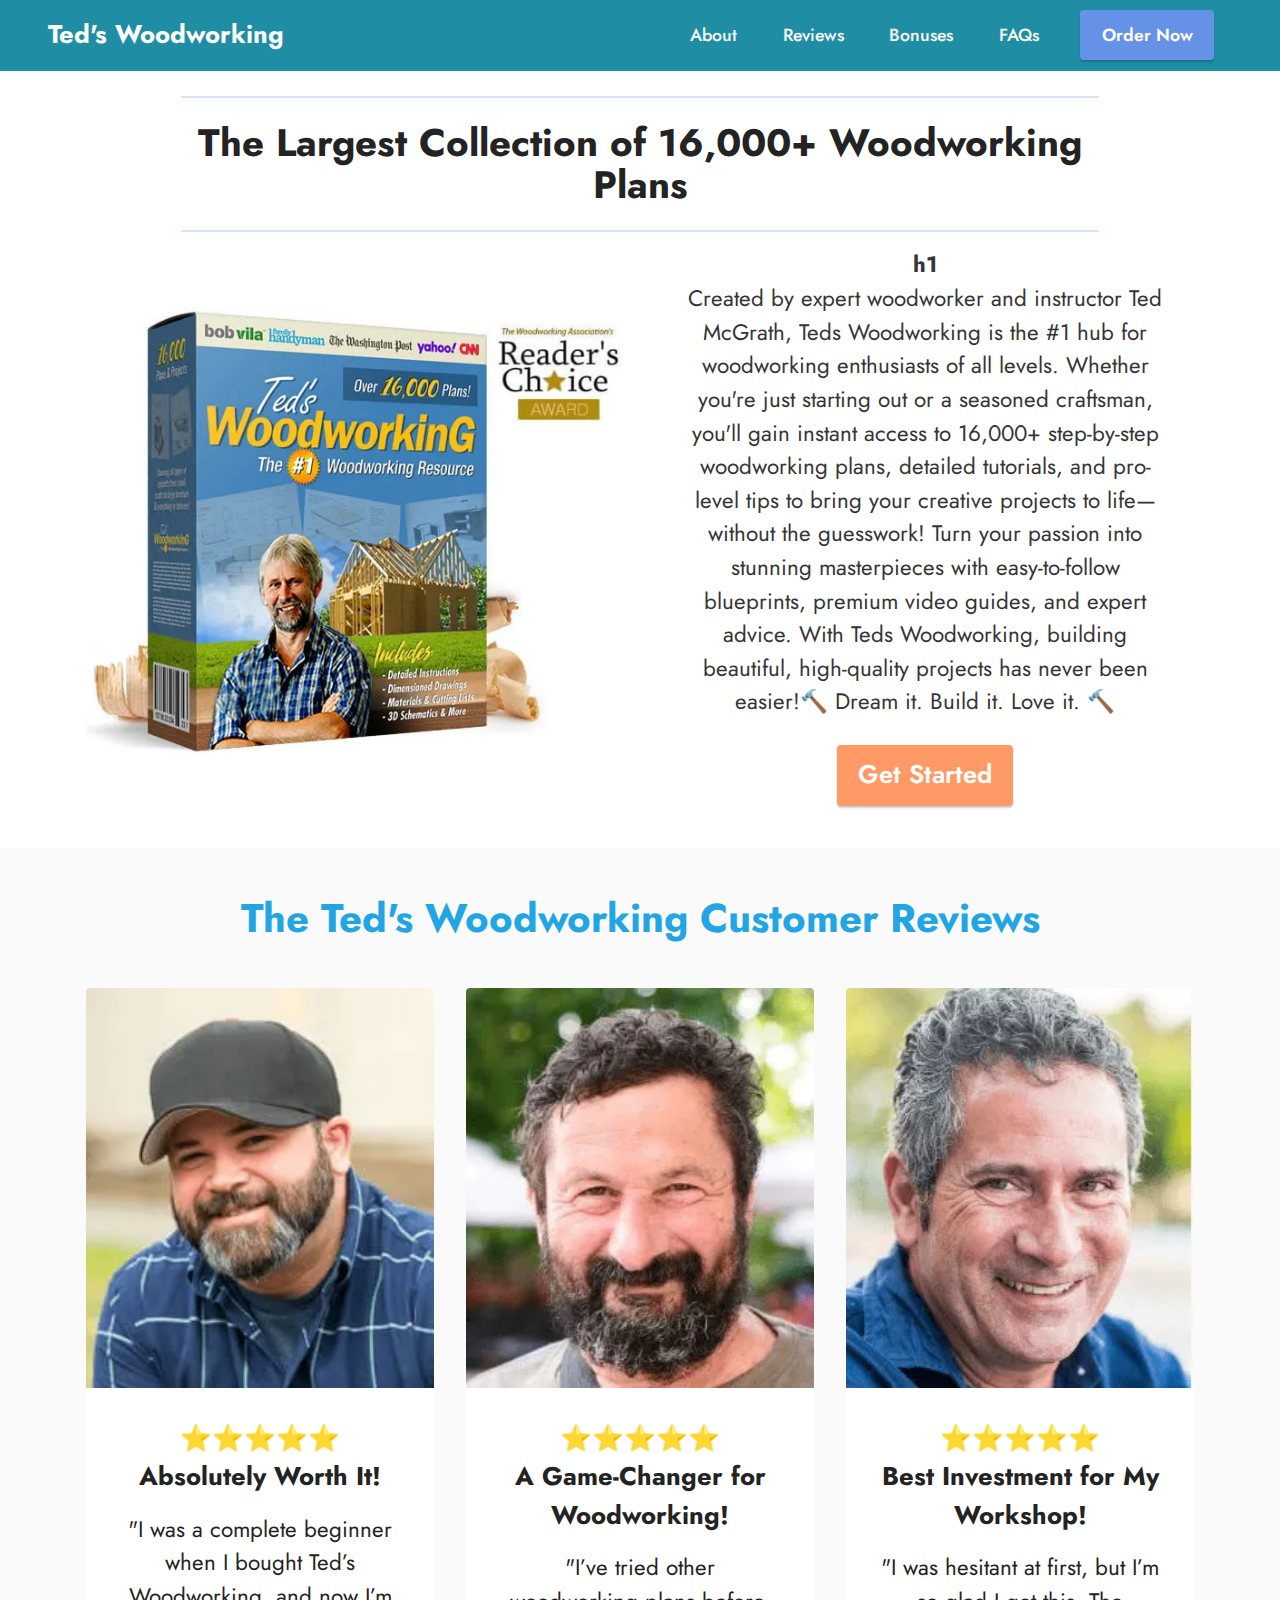
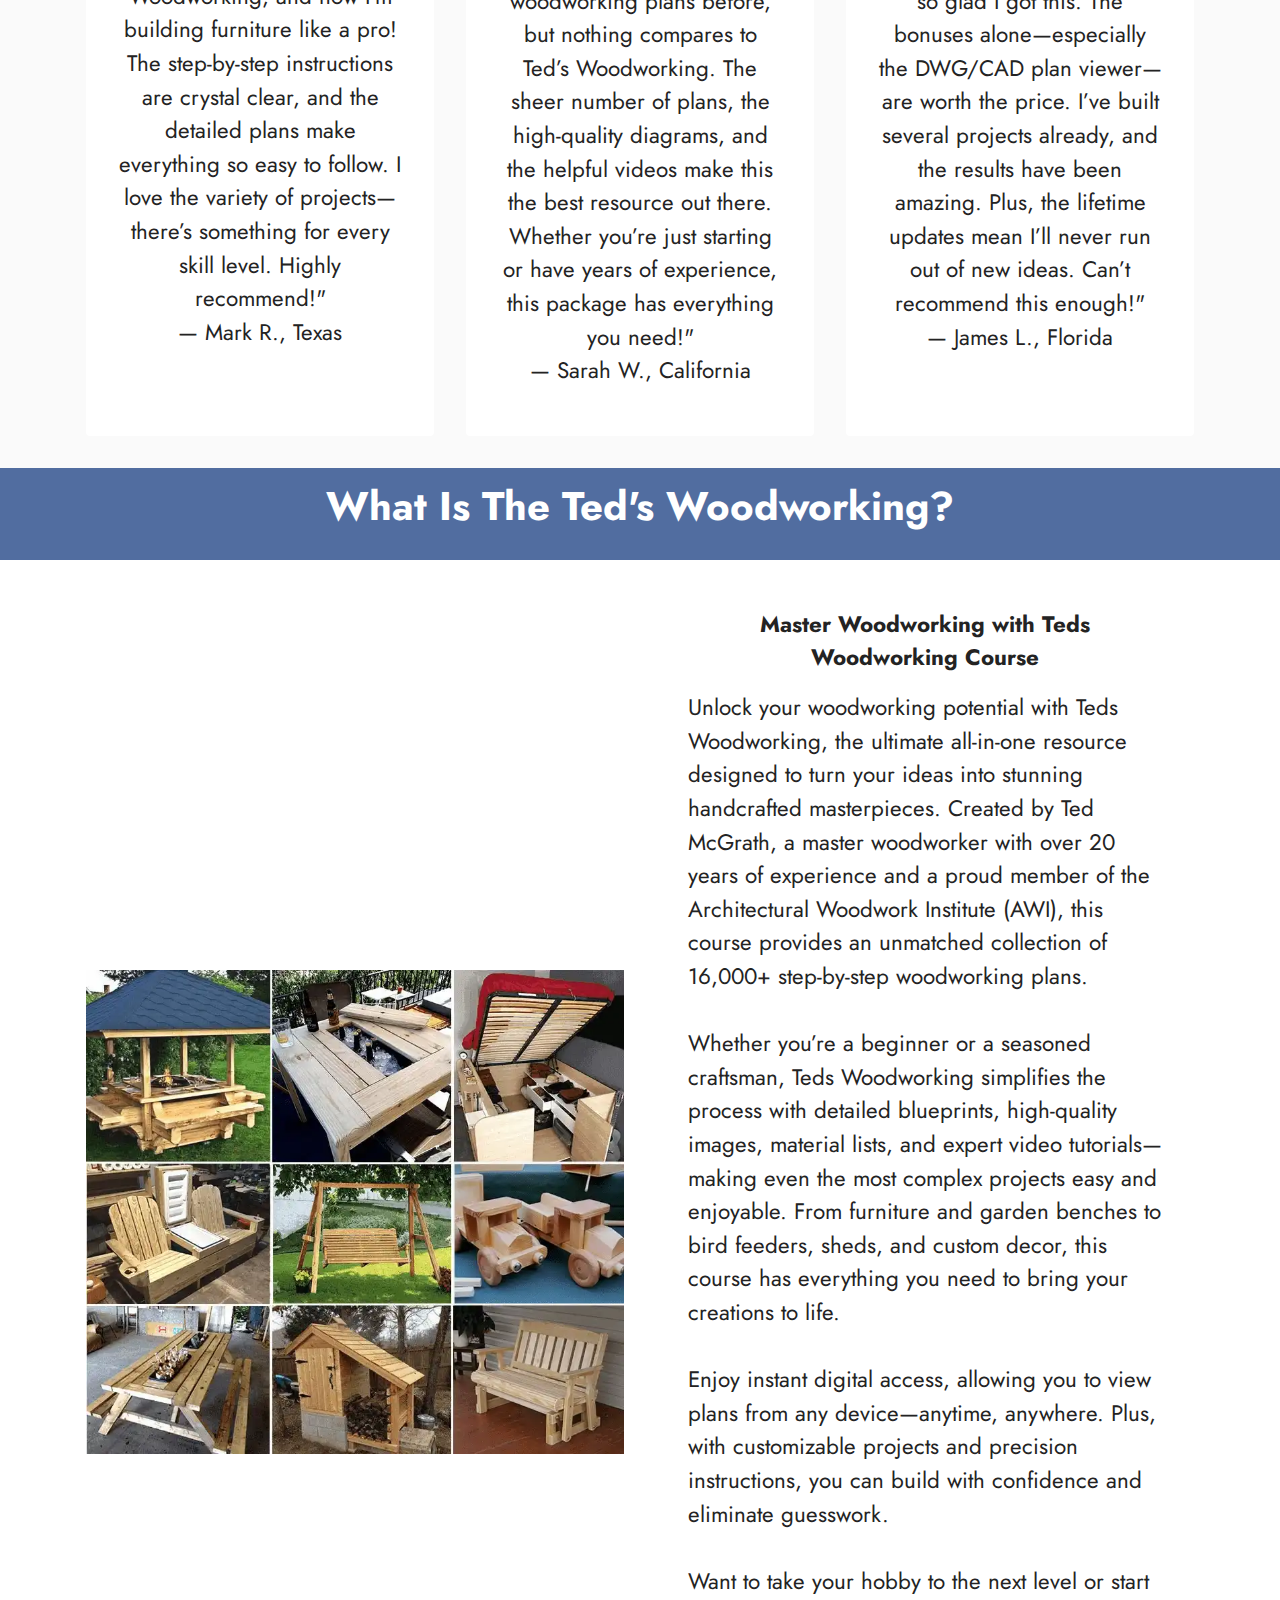
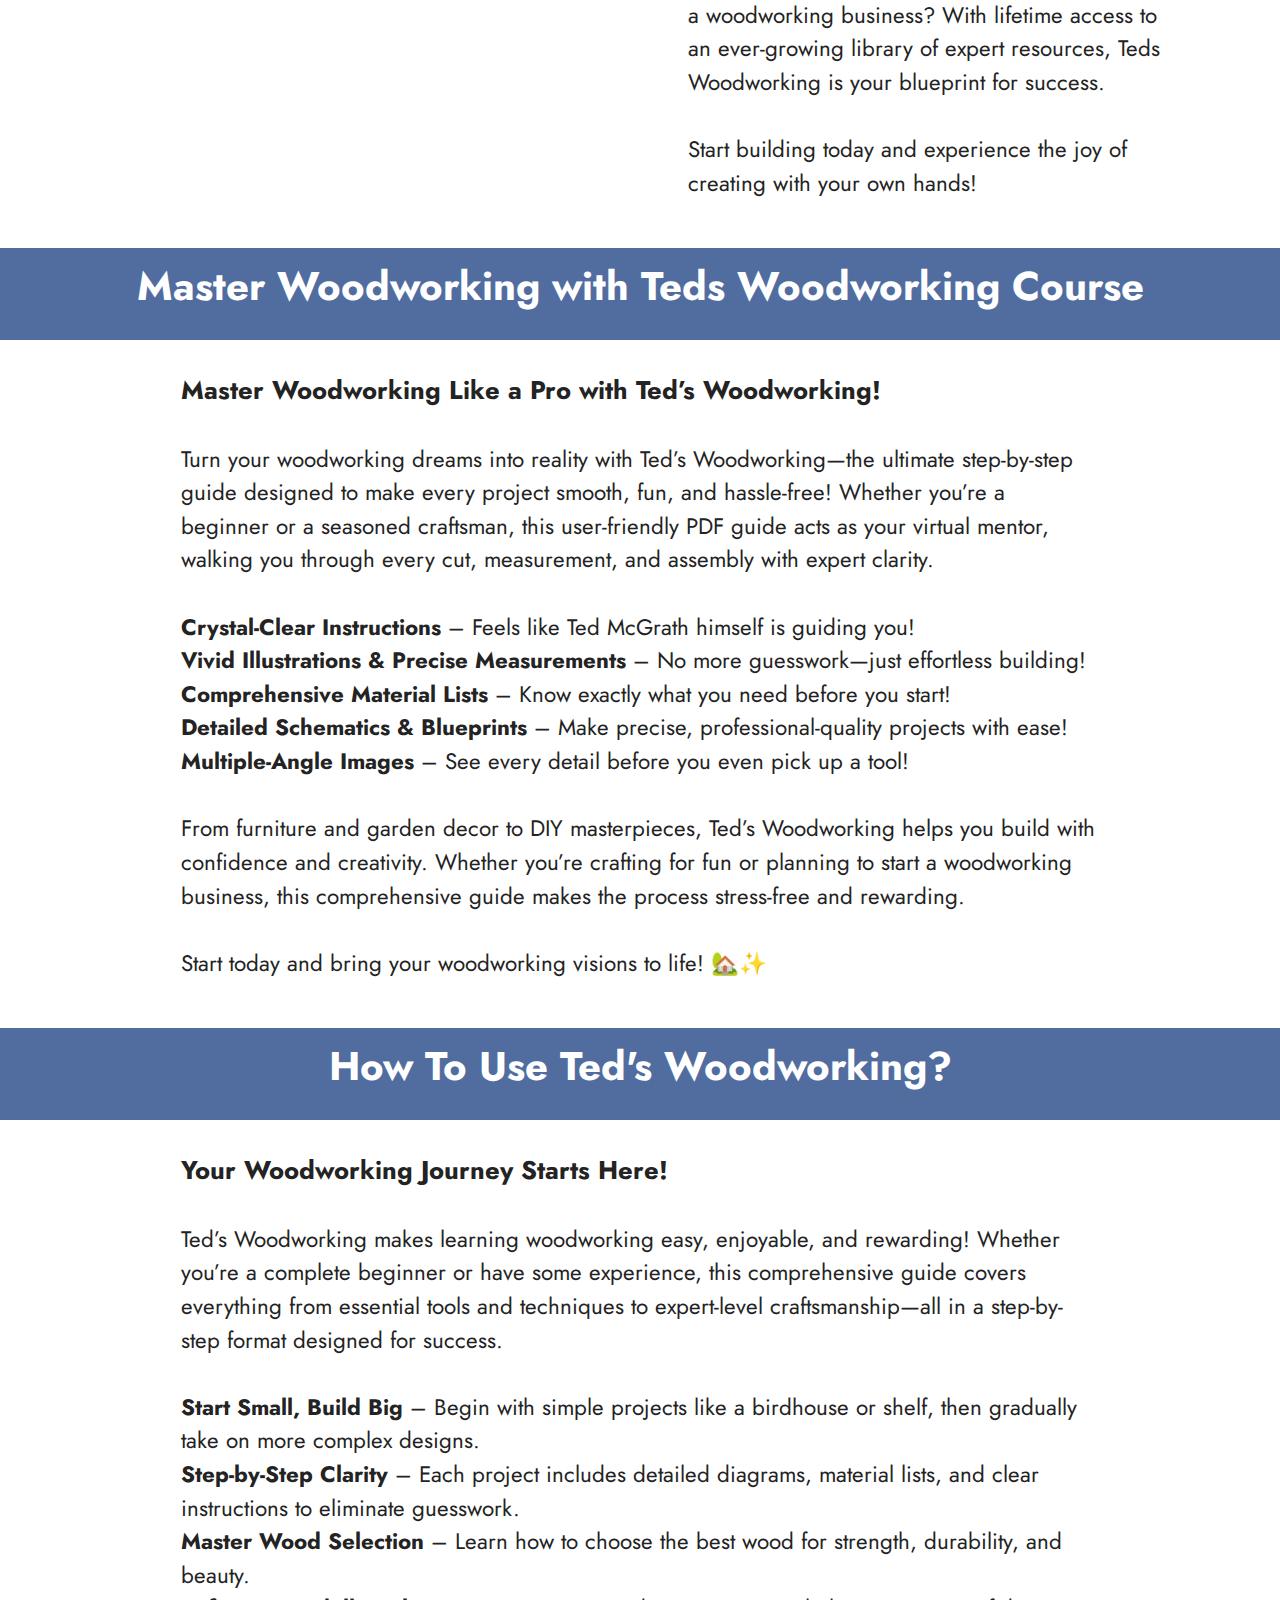
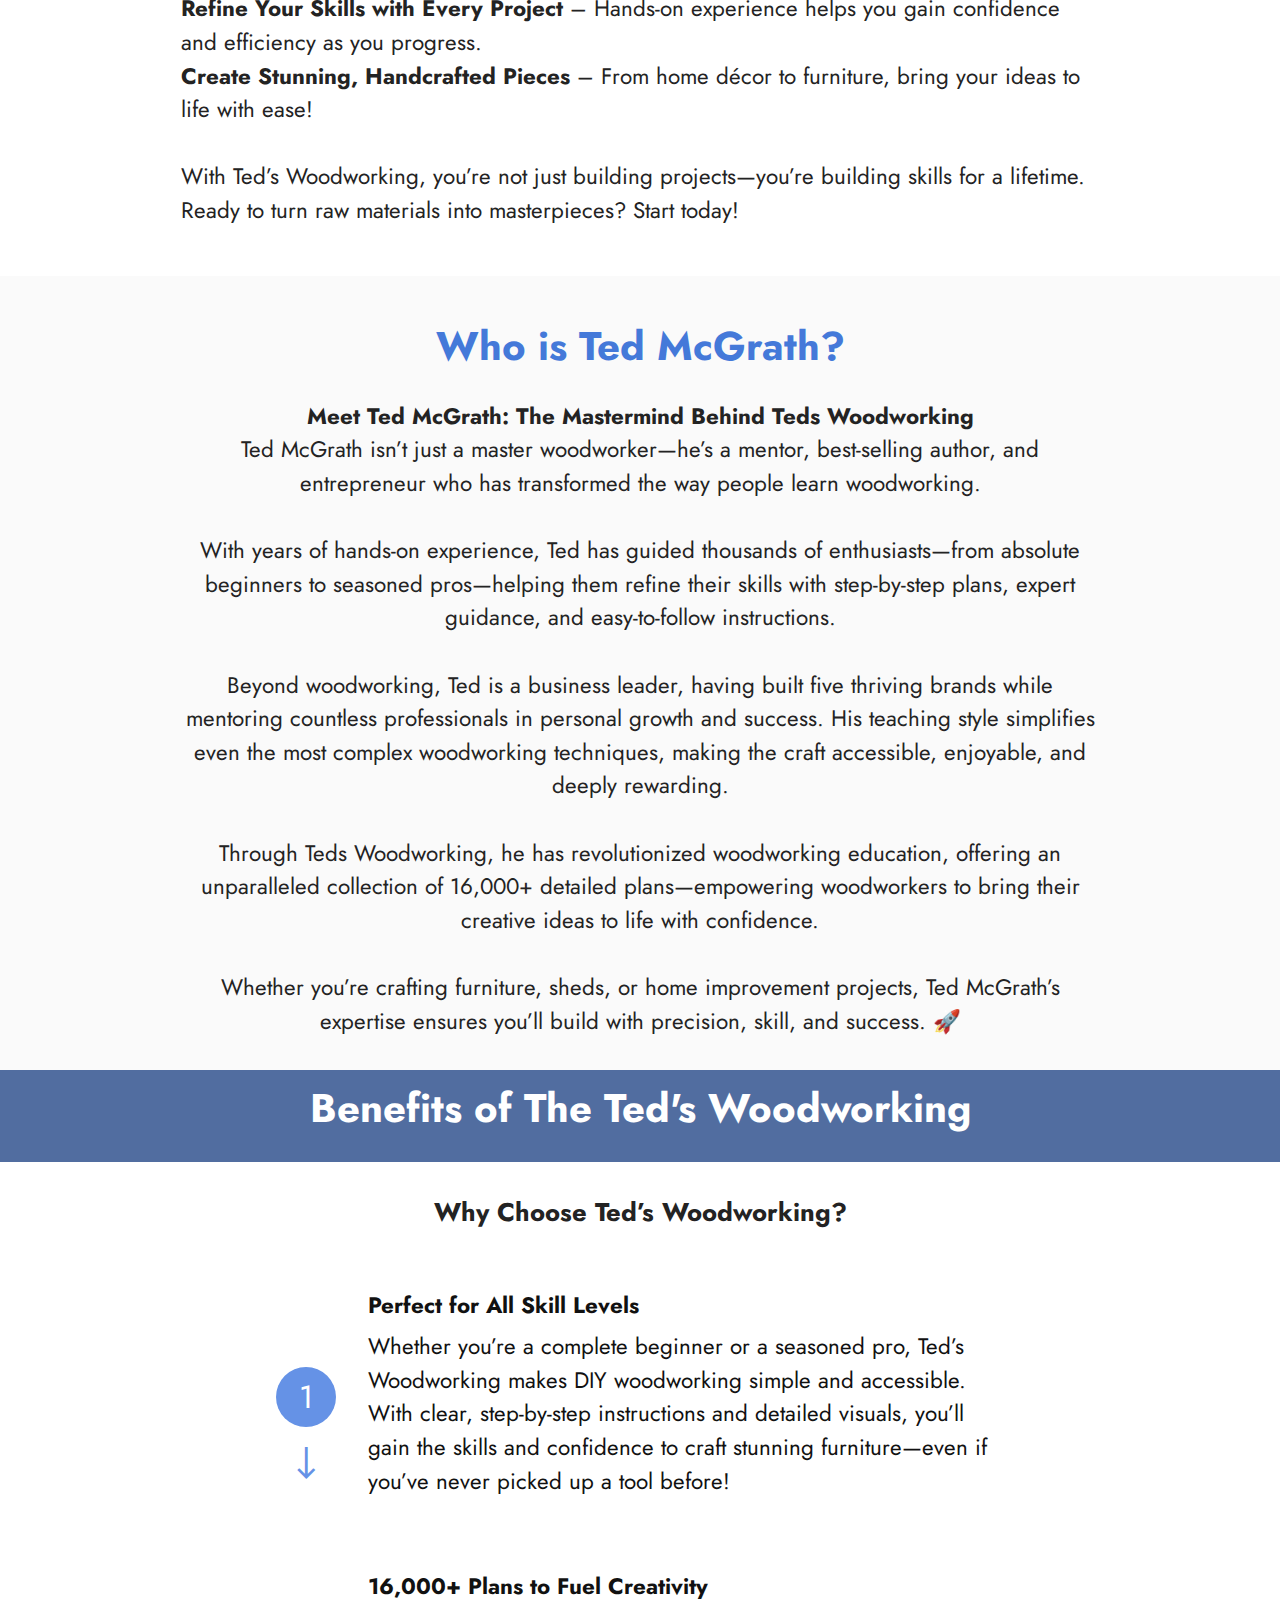
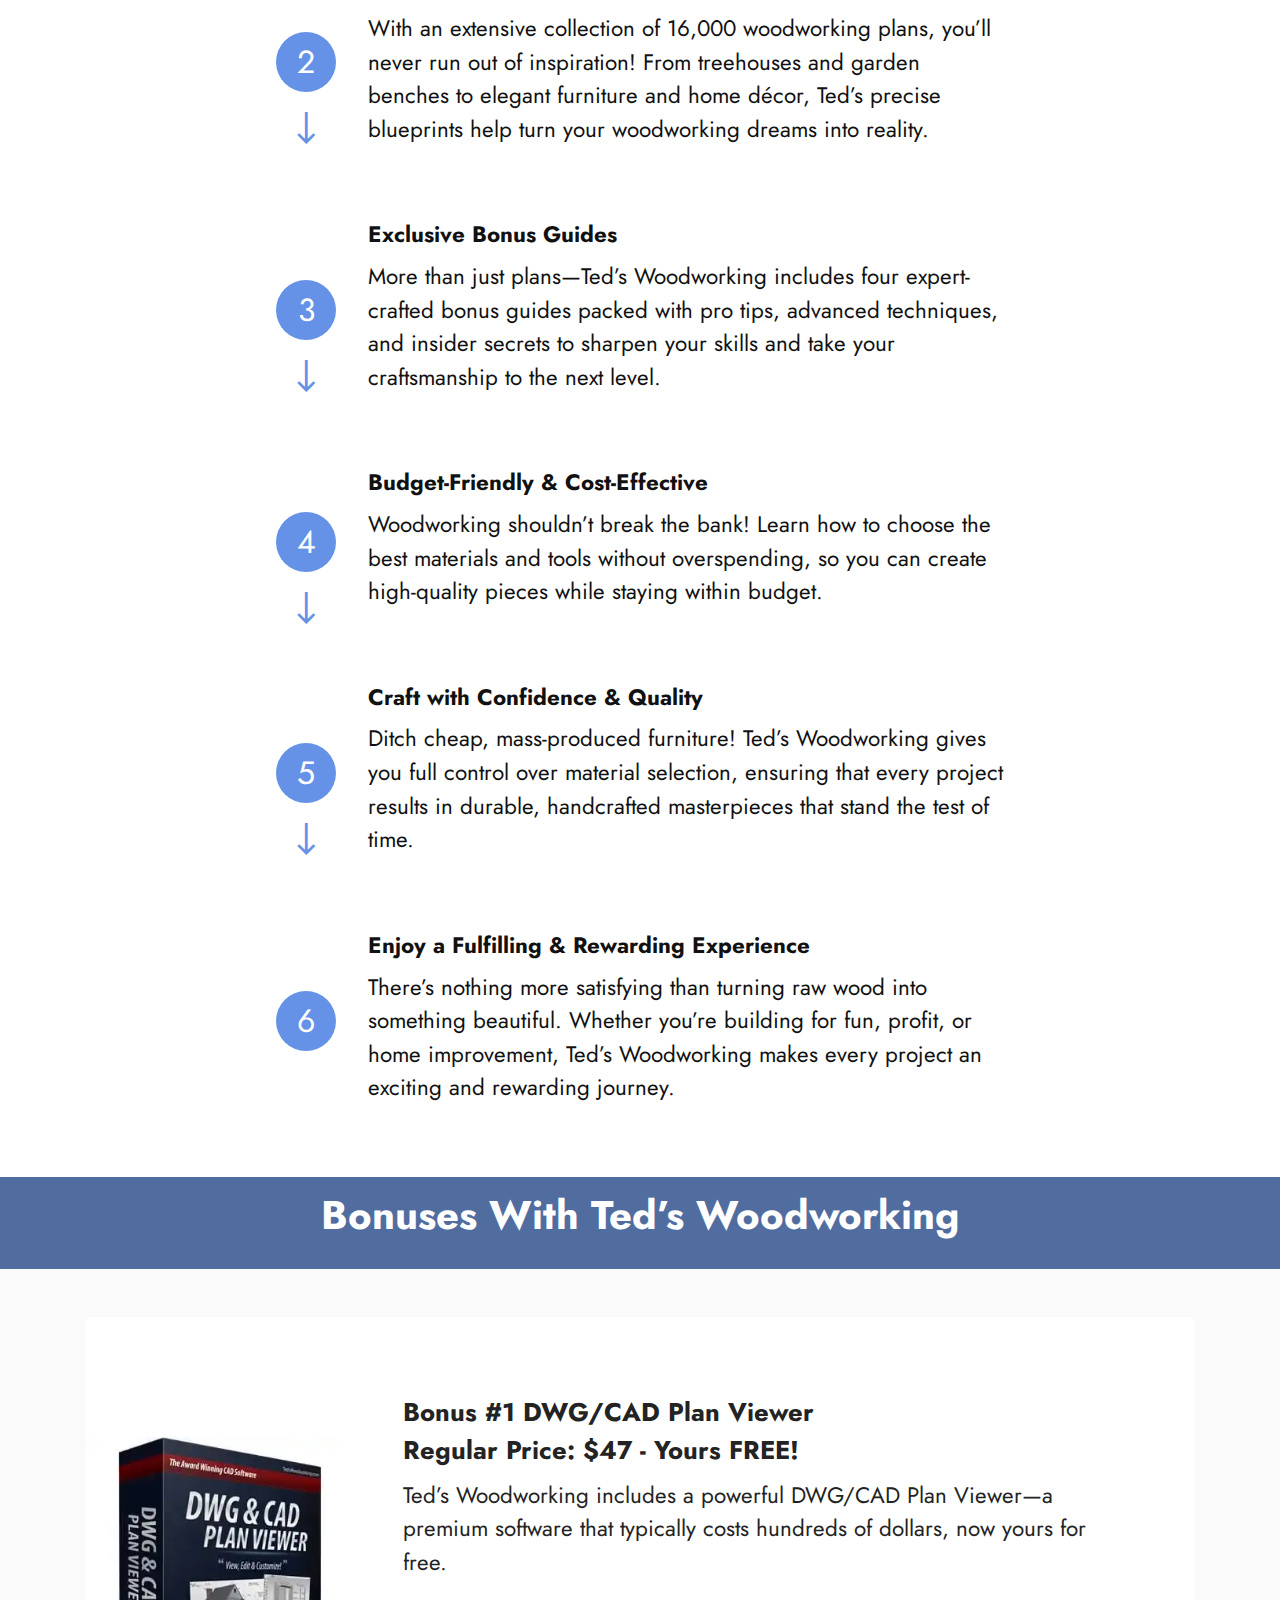
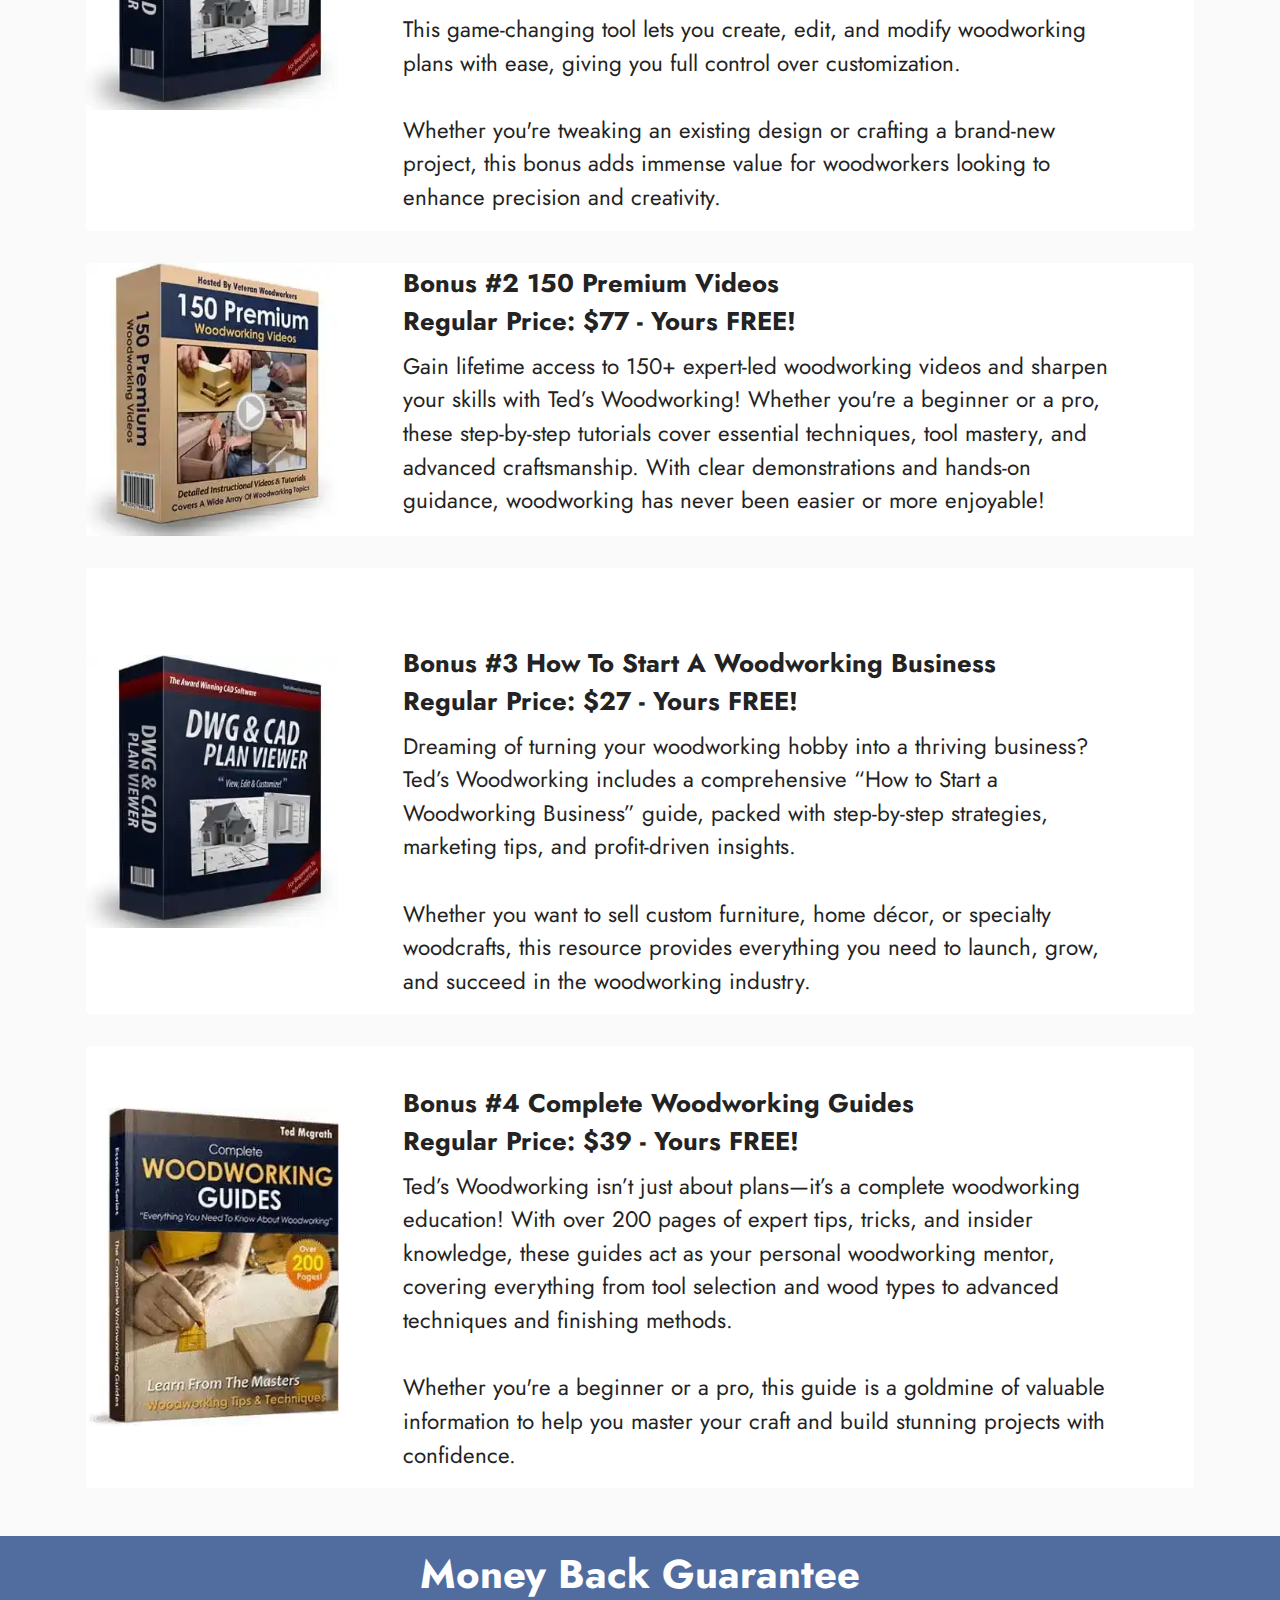
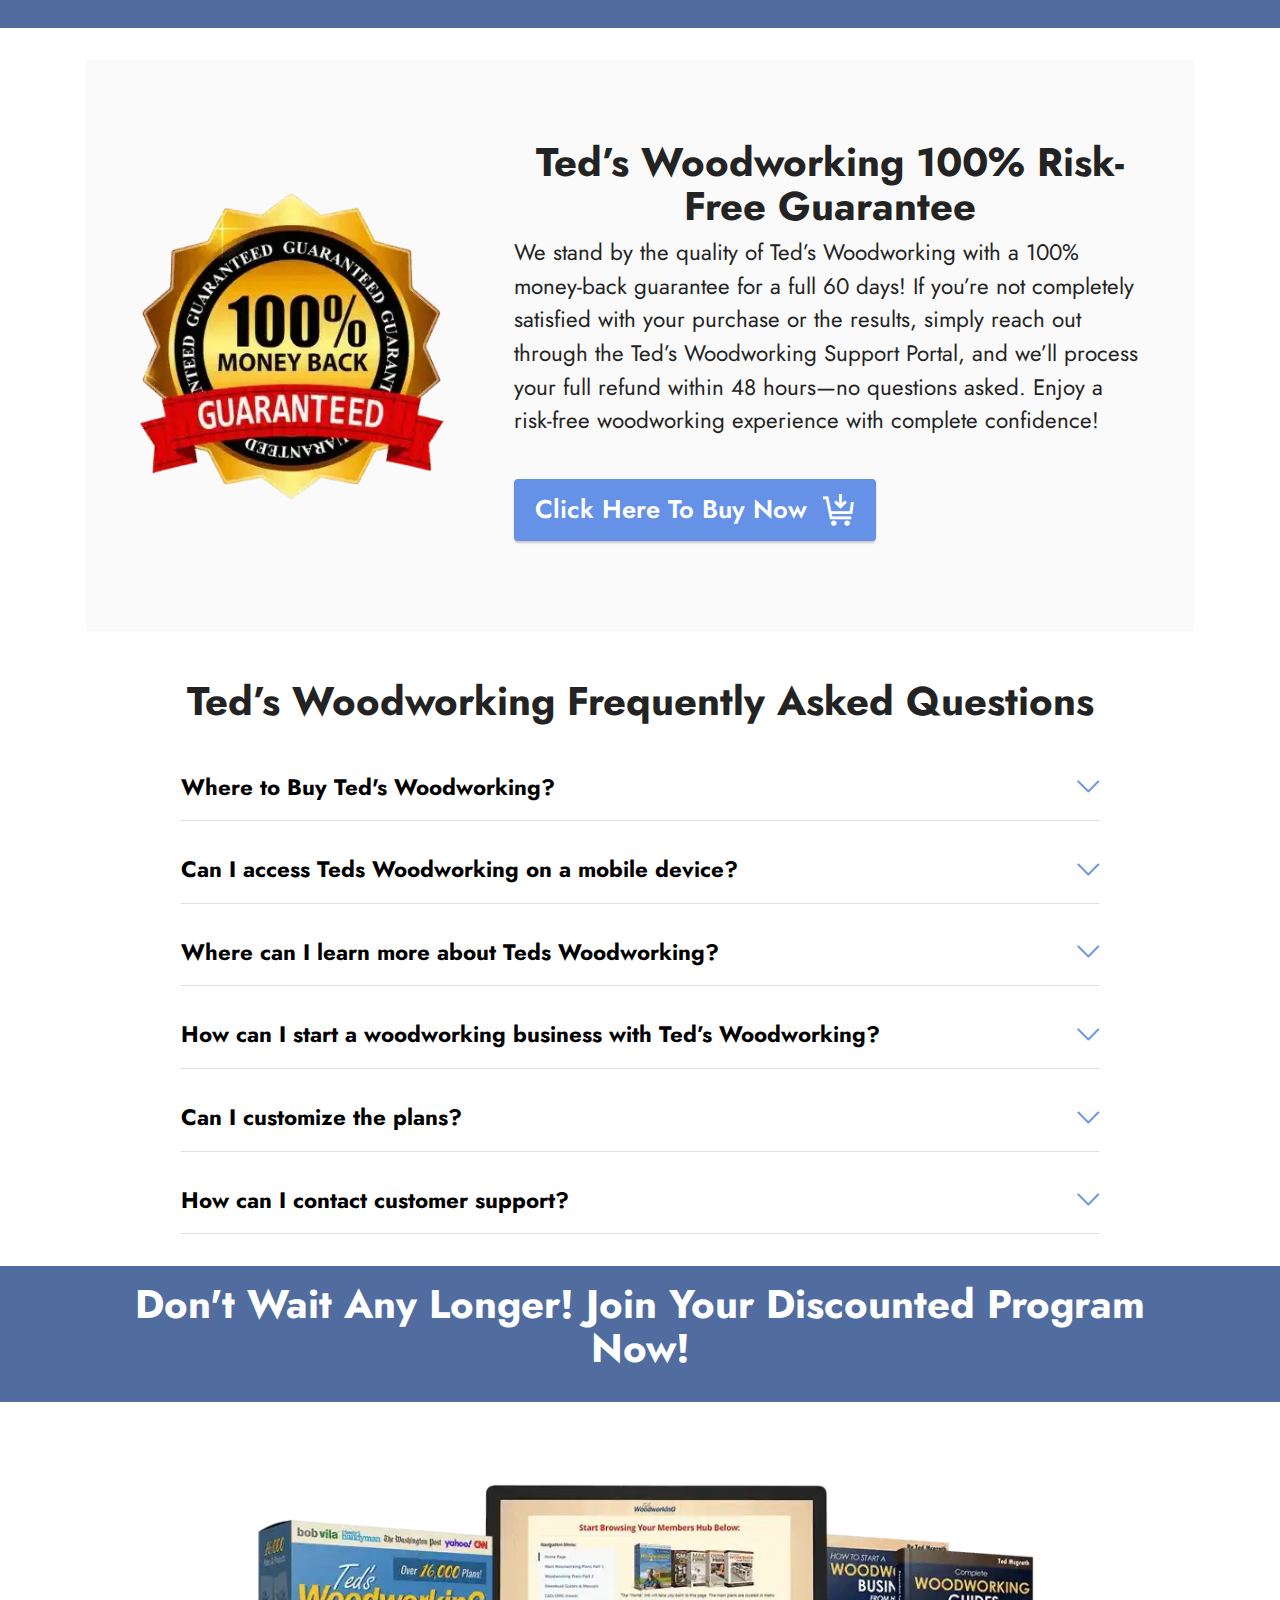
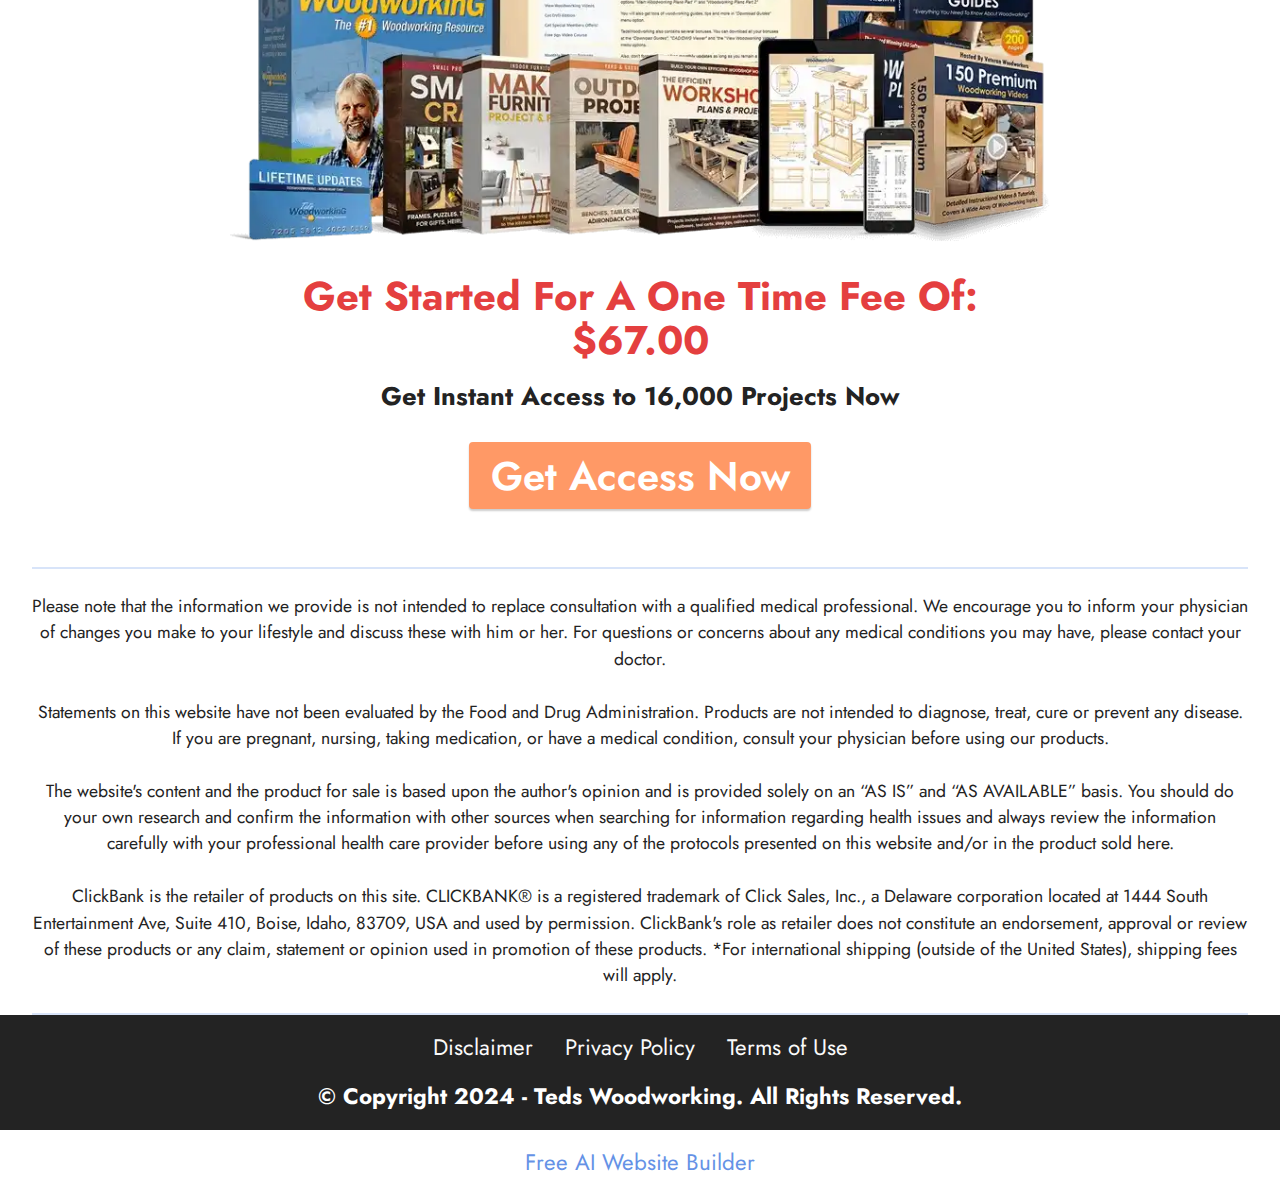
<file: index.html>
<!DOCTYPE html><html lang="en-US"><head> <meta name="google-site-verification" content="ss6jbpWAuwFtSkF6oFyr8ZwoXGuUr7muF-IxiDx829s" /> <meta name="msvalidate.01" content="2C3499F01CC570FA86A3766DC880E4CB" /> <!-- Site made with Mobirise Website Builder v6.0.1, https://mobirise.com --> <meta charset="UTF-8"> <meta http-equiv="X-UA-Compatible" content="IE=edge"> <meta name="generator" content="Mobirise v6.0.1, mobirise.com"> <meta name="twitter:card" content="summary_large_image"/> <meta name="twitter:image:src" content="assets/images/index-meta.jpg"> <meta property="og:image" content="assets/images/index-meta.jpg"> <meta name="twitter:title" content="Teds Woodworking® | Official Website"> <meta name="viewport" content="width=device-width, initial-scale=1, minimum-scale=1"> <link rel="shortcut icon" href="assets/images/teds-woodworking-bonus-2.webp" type="image/x-icon"> <meta name="description" content="Teds Woodworking offers over 16,000 detailed woodworking plans and projects with step-by-step instructions for beginners and experts alike. Build with ease!"><meta http-equiv="Content-Type" content="text/html; charset=UTF-8"><meta http-equiv="X-UA-Compatible" content="IE=edge"><meta name="keywords" content="Teds Woodworking, Teds Woodworking official website, Teds Woodworking reviews, rockler woodworking, rockler woodworking buy, woodworking plans, teds woodworking plans, teds woodworking login"><title>Teds Woodworking - Official Website | Buy Now</title> <link rel="canonical" href="https://teds-woodworking-rockler.github.io/official-website/">  <link rel="stylesheet" href="assets/web/assets/mobirise-icons2/mobirise2.css"> <link rel="stylesheet" href="assets/web/assets/mobirise-icons/mobirise-icons.css"> <link rel="stylesheet" href="assets/bootstrap/css/bootstrap.min.css"> <link rel="stylesheet" href="assets/bootstrap/css/bootstrap-grid.min.css"> <link rel="stylesheet" href="assets/bootstrap/css/bootstrap-reboot.min.css"> <link rel="stylesheet" href="assets/dropdown/css/style.css"> <link rel="stylesheet" href="assets/socicon/css/styles.css"> <link rel="stylesheet" href="assets/theme/css/style.css"> <link rel="preload" href="https://fonts.googleapis.com/css?family=Jost:100,200,300,400,500,600,700,800,900,100i,200i,300i,400i,500i,600i,700i,800i,900i&display=swap" as="style" onload="this.onload=null;this.rel='stylesheet'"> <noscript><link rel="stylesheet" href="https://fonts.googleapis.com/css?family=Jost:100,200,300,400,500,600,700,800,900,100i,200i,300i,400i,500i,600i,700i,800i,900i&display=swap"></noscript> <link rel="preload" as="style" href="assets/mobirise/css/mbr-additional.css?v=PCWfld"><link rel="stylesheet" href="assets/mobirise/css/mbr-additional.css?v=PCWfld" type="text/css">  <!-- ✅ Open Graph (Social Media) --> <meta property="og:title" content="Ted's Woodworking - 16,000+ Woodworking Plans"> <meta property="og:description" content="Discover the ultimate woodworking guide with 16,000+ step-by-step plans. Perfect for all skill levels."> <meta property="og:url" content="https://teds-woodworking-rockler.github.io/official-website/"> <meta property="og:image" content="https://teds-woodworking-rockler.github.io/official-website/assets/images/tedswoodworking.webp"> <meta property="og:type" content="website"> <script type="application/ld+json"> { "@context": "https://schema.org", "@type": "Product", "name": "Teds Woodworking Plans", "image": "https://teds-woodworking-rockler.github.io/official-website/assets/images/tedswoodworking.webp", "description": "Over 16,000 woodworking plans for beginners & experts. Get step-by-step guides, detailed designs, and easy-to-follow instructions.", "brand": { "@type": "Brand", "name": "Teds Woodworking" }, "aggregateRating": { "@type": "AggregateRating", "ratingValue": "4.8", "reviewCount": "2500" }, "offers": { "@type": "Offer", "priceCurrency": "USD", "price": "67", "itemCondition": "https://schema.org/NewCondition", "availability": "https://schema.org/InStock", "url": "https://teds-woodworking-rockler.github.io/official-website/" } } </script> <script type="application/ld+json"> { "@context": "https://schema.org", "@type": "FAQPage", "mainEntity": [ { "@type": "Question", "name": "What is Teds Woodworking?", "acceptedAnswer": { "@type": "Answer", "text": "Teds Woodworking is a collection of over 16,000 woodworking plans designed for woodworkers of all skill levels." } }, { "@type": "Question", "name": "Is Teds Woodworking suitable for beginners?", "acceptedAnswer": { "@type": "Answer", "text": "Yes! Teds Woodworking provides detailed instructions and step-by-step guides, making it perfect for beginners and experts alike." } } ] } </script> <script type="application/ld+json"> { "@context": "https://schema.org", "@type": "Organization", "name": "Teds Woodworking", "url": "https://teds-woodworking-rockler.github.io/official-website/", "logo": "https://teds-woodworking-rockler.github.io/official-website/assets/images/tedswoodworking.webp", "contactPoint": { "@type": "ContactPoint", "telephone": "+1-800-555-5555", "contactType": "customer service", "areaServed": "US", "availableLanguage": "English" } } </script> <script type="application/ld+json"> { "@context": "https://schema.org", "@type": "BreadcrumbList", "itemListElement": [ { "@type": "ListItem", "position": 1, "name": "Teds Woodworking", "item": "https://teds-woodworking-rockler.github.io/official-website/" }, { "@type": "ListItem", "position": 2, "name": "Teds Woodworking Plans", "item": "https://teds-woodworking-rockler.github.io/official-website/plans" } ] } </script> </head><body> <!-- Review Schema --><script type="application/ld+json">{ "@context": "https://schema.org", "@type": "Product", "name": "Teds Woodworking Plans", "aggregateRating": { "@type": "AggregateRating", "ratingValue": "4.8", "reviewCount": "5000" }, "review": [ { "@type": "Review", "author": { "@type": "Person", "name": "Teds WoodWorking." }, "reviewBody": "Teds Woodworking has the best step-by-step plans I have ever used. Highly recommended!", "reviewRating": { "@type": "Rating", "ratingValue": "5" } }, { "@type": "Review", "author": { "@type": "Person", "name": "Lisa M." }, "reviewBody": "The blueprints are clear, and the variety of projects is amazing. Great for beginners and professionals alike!", "reviewRating": { "@type": "Rating", "ratingValue": "4.9" } }, { "@type": "Review", "author": { "@type": "Person", "name": "Michael T." }, "reviewBody": "A must-have for woodworking enthusiasts! Easy-to-follow plans with detailed instructions.", "reviewRating": { "@type": "Rating", "ratingValue": "4.7" } }, { "@type": "Review", "author": { "@type": "Person", "name": "Emily R." }, "reviewBody": "I finally built my dream woodworking project with ease. The instructions were so simple to follow!", "reviewRating": { "@type": "Rating", "ratingValue": "5" } }, { "@type": "Review", "author": { "@type": "Person", "name": "David S." }, "reviewBody": "A great resource for DIYers. I love the attention to detail in the plans.", "reviewRating": { "@type": "Rating", "ratingValue": "4.8" } } ]}</script> <section data-bs-version="5.1" class="menu menu2 cid-sFCw1qGFAI" once="menu" id="menu2-23"> <nav class="navbar navbar-dropdown navbar-expand-lg"> <div class="container-fluid"> <div class="navbar-brand"> <span class="navbar-caption-wrap"><a class="navbar-caption text-white display-5" href="https://mobiri.se">Ted's Woodworking&nbsp;&nbsp;<br></a></span> </div> <button class="navbar-toggler" type="button" data-toggle="collapse" data-bs-toggle="collapse" data-target="#navbarSupportedContent" data-bs-target="#navbarSupportedContent" aria-controls="navbarNavAltMarkup" aria-expanded="false" aria-label="Toggle navigation"> <div class="hamburger"> <span></span> <span></span> <span></span> <span></span> </div> </button> <div class="collapse navbar-collapse" id="navbarSupportedContent"> <ul class="navbar-nav nav-dropdown" data-app-modern-menu="true"><li class="nav-item"><a class="nav-link link text-white text-primary display-4" href="index.html#header14-1j">About</a></li> <li class="nav-item"><a class="nav-link link text-white text-primary display-4" href="index.html#features3-1p">Reviews</a> </li><li class="nav-item"><a class="nav-link link text-white text-primary display-4" href="index.html#features9-a">Bonuses</a></li><li class="nav-item"><a class="nav-link link text-white text-primary display-4" href="index.html#content17-f">FAQs</a></li></ul> <div class="navbar-buttons mbr-section-btn"><a class="btn btn-primary display-4" href="https://hop.clickbank.net/?affiliate=fatlreview&vendor=tedsplans">Order Now</a></div> </div> </div> </nav></section><section data-bs-version="5.1" class="content6 cid-uDPJ7m3QTP" id="content6-0"> <div class="container"> <div class="row justify-content-center"> <div class="col-md-12 col-lg-10"> <hr class="line"> <p class="mbr-text align-center mbr-fonts-style my-4 display-1"><strong>The Largest Collection of 16,000+ Woodworking Plans</strong></p> <hr class="line"> </div> </div> </div></section><section data-bs-version="5.1" class="header14 cid-sFzxmVl7J6" id="header14-1f"> <div class="container"> <div class="row justify-content-center align-items-center"> <div class="col-12 col-md-6 image-wrapper"> <img src="assets/images/tedswoodworking.webp" alt="Teds Woodworking"> </div> <div class="col-12 col-md"> <div class="text-wrapper"> <p class="mbr-text mbr-fonts-style display-7"><strong>h1</strong><br>Created by expert woodworker and instructor Ted McGrath, Teds Woodworking is the #1 hub for woodworking enthusiasts of all levels. Whether you're just starting out or a seasoned craftsman, you'll gain instant access to 16,000+ step-by-step woodworking plans, detailed tutorials, and pro-level tips to bring your creative projects to life—without the guesswork! Turn your passion into stunning masterpieces with easy-to-follow blueprints, premium video guides, and expert advice. With Teds Woodworking, building beautiful, high-quality projects has never been easier!🔨 Dream it. Build it. Love it. 🔨</p> <div class="mbr-section-btn mt-3"><a class="btn btn-danger display-5" href="https://hop.clickbank.net/?affiliate=fatlreview&vendor=tedsplans">Get Started</a></div> </div> </div> </div> </div></section><section data-bs-version="5.1" class="features3 cid-sFzFvgBfc0" id="features3-1p"> <div class="container"> <div class="mbr-section-head"> <h2 class="mbr-section-title mbr-fonts-style align-center mb-5 display-2"><strong>The Ted's Woodworking Customer Reviews</strong></h2> </div> <div class="row mt-4"> <div class="item features-image col-12 col-md-6 col-lg-4"> <div class="item-wrapper"> <div class="item-img"> <img src="assets/images/tedswoodworking-1.webp" alt="Teds Woodworking Reviews"> </div> <div class="item-content"> <h5 class="item-title mbr-fonts-style display-5"><strong>⭐⭐⭐⭐⭐</strong><div><strong>Absolutely Worth It!</strong></div></h5> <p class="mbr-text mbr-fonts-style mt-3 display-7">"I was a complete beginner when I bought Ted’s Woodworking, and now I’m building furniture like a pro! The step-by-step instructions are crystal clear, and the detailed plans make everything so easy to follow. I love the variety of projects—there’s something for every skill level. Highly recommend!"<br>— Mark R., Texas</p> </div> </div> </div> <div class="item features-image col-12 col-md-6 col-lg-4"> <div class="item-wrapper"> <div class="item-img"> <img src="assets/images/tedswoodworking-review.webp" alt="Teds Woodworking reviews"> </div> <div class="item-content"> <h5 class="item-title mbr-fonts-style display-5"><strong>⭐⭐⭐⭐⭐</strong><div><strong></strong></div><div><strong>A Game-Changer for Woodworking!</strong></div></h5> <p class="mbr-text mbr-fonts-style mt-3 display-7">"I’ve tried other woodworking plans before, but nothing compares to Ted’s Woodworking. The sheer number of plans, the high-quality diagrams, and the helpful videos make this the best resource out there. Whether you’re just starting or have years of experience, this package has everything you need!"<br>— Sarah W., California</p> </div> </div> </div> <div class="item features-image col-12 col-md-6 col-lg-4"> <div class="item-wrapper"> <div class="item-img"> <img src="assets/images/tedswoodworking-reviews.webp" alt="Teds Woodworking reviews"> </div> <div class="item-content"> <h5 class="item-title mbr-fonts-style display-5"><strong>⭐⭐⭐⭐⭐</strong><div><strong>Best Investment for My Workshop!</strong></div></h5> <p class="mbr-text mbr-fonts-style mt-3 display-7">"I was hesitant at first, but I’m so glad I got this. The bonuses alone—especially the DWG/CAD plan viewer—are worth the price. I’ve built several projects already, and the results have been amazing. Plus, the lifetime updates mean I’ll never run out of new ideas. Can’t recommend this enough!"<br>— James L., Florida<br></p> </div> </div> </div> </div> </div></section><section data-bs-version="5.1" class="content4 cid-uDPOm4apvT" id="content4-1"> <div class="container"> <div class="row justify-content-center"> <div class="title col-md-12 col-lg-12"> <h1 class="mbr-section-title mbr-fonts-style align-center mb-4 display-2"><strong>What Is The Ted's Woodworking?</strong></h1> </div> </div> </div></section><section data-bs-version="5.1" class="header14 cid-sFzz5E692j" id="header14-1j"> <div class="container"> <div class="row justify-content-center align-items-center"> <div class="col-12 col-md-6 image-wrapper"> <img src="assets/images/tedswoodworking-buy.webp" alt="Teds Woodworking"> </div> <div class="col-12 col-md"> <div class="text-wrapper"> <h2 class="mbr-section-title mbr-fonts-style mb-3 display-7"><strong>Master Woodworking with Teds Woodworking Course</strong></h2> <p class="mbr-text mbr-fonts-style display-7">Unlock your woodworking potential with Teds Woodworking, the ultimate all-in-one resource designed to turn your ideas into stunning handcrafted masterpieces. Created by Ted McGrath, a master woodworker with over 20 years of experience and a proud member of the Architectural Woodwork Institute (AWI), this course provides an unmatched collection of 16,000+ step-by-step woodworking plans.<br><br>Whether you’re a beginner or a seasoned craftsman, Teds Woodworking simplifies the process with detailed blueprints, high-quality images, material lists, and expert video tutorials—making even the most complex projects easy and enjoyable. From furniture and garden benches to bird feeders, sheds, and custom decor, this course has everything you need to bring your creations to life.<br><br>Enjoy instant digital access, allowing you to view plans from any device—anytime, anywhere. Plus, with customizable projects and precision instructions, you can build with confidence and eliminate guesswork.<br><br>Want to take your hobby to the next level or start a woodworking business? With lifetime access to an ever-growing library of expert resources, Teds Woodworking is your blueprint for success.<br><br>Start building today and experience the joy of creating with your own hands!<br></p> </div> </div> </div> </div></section><section data-bs-version="5.1" class="content4 cid-uDPQ2V59q0" id="content4-2"> <div class="container"> <div class="row justify-content-center"> <div class="title col-md-12 col-lg-12"> <h3 class="mbr-section-title mbr-fonts-style align-center mb-4 display-2"><strong>Master Woodworking with Teds Woodworking Course</strong></h3> </div> </div> </div></section><section data-bs-version="5.1" class="content5 cid-uDPQFHCR6I" id="content5-3"> <div class="container"> <div class="row justify-content-center"> <div class="col-md-12 col-lg-10"> <h4 class="mbr-section-subtitle mbr-fonts-style mb-4 display-5"><strong>Master Woodworking Like a Pro with Ted’s Woodworking!</strong></h4> <p class="mbr-text mbr-fonts-style display-7">Turn your woodworking dreams into reality with Ted’s Woodworking—the ultimate step-by-step guide designed to make every project smooth, fun, and hassle-free! Whether you’re a beginner or a seasoned craftsman, this user-friendly PDF guide acts as your virtual mentor, walking you through every cut, measurement, and assembly with expert clarity.<br><br><strong>Crystal-Clear Instructions</strong> – Feels like Ted McGrath himself is guiding you!<br><strong>Vivid Illustrations &amp; Precise Measurements</strong> – No more guesswork—just effortless building!<br><strong>Comprehensive Material Lists</strong> – Know exactly what you need before you start!<br><strong>Detailed Schematics &amp; Blueprints</strong> – Make precise, professional-quality projects with ease!<br><strong>Multiple-Angle Images</strong> – See every detail before you even pick up a tool!<br><br>From furniture and garden decor to DIY masterpieces, Ted’s Woodworking helps you build with confidence and creativity. Whether you’re crafting for fun or planning to start a woodworking business, this comprehensive guide makes the process stress-free and rewarding.<br><br>Start today and bring your woodworking visions to life! 🏡✨<br></p> </div> </div> </div></section><section data-bs-version="5.1" class="content4 cid-uDPS7MhZ0c" id="content4-4"> <div class="container"> <div class="row justify-content-center"> <div class="title col-md-12 col-lg-11"> <h3 class="mbr-section-title mbr-fonts-style align-center mb-4 display-2"><strong>How To Use Ted's Woodworking?</strong></h3> </div> </div> </div></section><section data-bs-version="5.1" class="content5 cid-uDPSqhTz4E" id="content5-5"> <div class="container"> <div class="row justify-content-center"> <div class="col-md-12 col-lg-10"> <h4 class="mbr-section-subtitle mbr-fonts-style mb-4 display-5"><strong>Your Woodworking Journey Starts Here!</strong></h4> <p class="mbr-text mbr-fonts-style display-7">Ted’s Woodworking makes learning woodworking easy, enjoyable, and rewarding! Whether you’re a complete beginner or have some experience, this comprehensive guide covers everything from essential tools and techniques to expert-level craftsmanship—all in a step-by-step format designed for success.<br><br><strong>Start Small, Build Big</strong> – Begin with simple projects like a birdhouse or shelf, then gradually take on more complex designs.<br><strong>Step-by-Step Clarity</strong> – Each project includes detailed diagrams, material lists, and clear instructions to eliminate guesswork.<br><strong>Master Wood Selection</strong> – Learn how to choose the best wood for strength, durability, and beauty.<br><strong>Refine Your Skills with Every Project</strong> – Hands-on experience helps you gain confidence and efficiency as you progress.<br><strong>Create Stunning, Handcrafted Pieces </strong>– From home décor to furniture, bring your ideas to life with ease!<br><br>With Ted’s Woodworking, you’re not just building projects—you’re building skills for a lifetime. Ready to turn raw materials into masterpieces? Start today!&nbsp;<br></p> </div> </div> </div></section><section data-bs-version="5.1" class="content4 cid-uDPTf0lQjx" id="content4-7"> <div class="container"> <div class="row justify-content-center"> <div class="title col-md-12 col-lg-10"> <h3 class="mbr-section-title mbr-fonts-style align-center mb-4 display-2"><strong>Who is Ted McGrath?</strong></h3> <h4 class="mbr-section-subtitle align-center mbr-fonts-style mb-4 display-7"><strong>Meet Ted McGrath: The Mastermind Behind Teds Woodworking</strong><div>Ted McGrath isn’t just a master woodworker—he’s a mentor, best-selling author, and entrepreneur who has transformed the way people learn woodworking.</div><div><br></div><div>With years of hands-on experience, Ted has guided thousands of enthusiasts—from absolute beginners to seasoned pros—helping them refine their skills with step-by-step plans, expert guidance, and easy-to-follow instructions.</div><div><br></div><div>Beyond woodworking, Ted is a business leader, having built five thriving brands while mentoring countless professionals in personal growth and success. His teaching style simplifies even the most complex woodworking techniques, making the craft accessible, enjoyable, and deeply rewarding.</div><div><br></div><div>Through Teds Woodworking, he has revolutionized woodworking education, offering an unparalleled collection of 16,000+ detailed plans—empowering woodworkers to bring their creative ideas to life with confidence.</div><div><br></div><div>Whether you’re crafting furniture, sheds, or home improvement projects, Ted McGrath’s expertise ensures you’ll build with precision, skill, and success. 🚀</div></h4> </div> </div> </div></section><section data-bs-version="5.1" class="content4 cid-uDPUgdsIUS" id="content4-8"> <div class="container"> <div class="row justify-content-center"> <div class="title col-md-12 col-lg-11"> <h3 class="mbr-section-title mbr-fonts-style align-center mb-4 display-2"><strong>Benefits of The Ted's Woodworking</strong></h3> </div> </div> </div></section><section data-bs-version="5.1" class="features20 cid-uDPULpO6Ws" id="features20-9"> <div class="container"> <div class="row justify-content-center"> <div class="col-md-12 col-lg-9"> <div class="card-wrapper pb-4"> <div class="card-box align-center"> <p class="mbr-text mbr-fonts-style mb-4 display-5"><strong> Why Choose Ted’s Woodworking?</strong></p> </div> </div> </div> <div class="col-12 col-md-8"> <div class="item mbr-flex"> <div class="icon-box"> <span class="step-number mbr-fonts-style display-5">1</span> </div> <div class="text-box"> <h4 class="icon-title card-title mbr-black mbr-fonts-style display-7"><strong>Perfect for All Skill Levels</strong></h4> <h5 class="icon-text mbr-black mbr-fonts-style display-7">Whether you’re a complete beginner or a seasoned pro, Ted’s Woodworking makes DIY woodworking simple and accessible. With clear, step-by-step instructions and detailed visuals, you’ll gain the skills and confidence to craft stunning furniture—even if you’ve never picked up a tool before!</h5> </div> </div> <div class="item mbr-flex"> <div class="icon-box"> <span class="step-number mbr-fonts-style display-5">2</span> </div> <div class="text-box"> <h4 class="icon-title card-title mbr-black mbr-fonts-style display-7"><strong>16,000+ Plans to Fuel Creativity</strong></h4> <h5 class="icon-text mbr-black mbr-fonts-style display-7">With an extensive collection of 16,000 woodworking plans, you’ll never run out of inspiration! From treehouses and garden benches to elegant furniture and home décor, Ted’s precise blueprints help turn your woodworking dreams into reality.</h5> </div> </div> <div class="item mbr-flex"> <div class="icon-box"> <span class="step-number mbr-fonts-style display-5">3</span> </div> <div class="text-box"> <h4 class="icon-title card-title mbr-black mbr-fonts-style display-7"><strong>Exclusive Bonus Guides</strong></h4> <h5 class="icon-text mbr-black mbr-fonts-style display-7">More than just plans—Ted’s Woodworking includes four expert-crafted bonus guides packed with pro tips, advanced techniques, and insider secrets to sharpen your skills and take your craftsmanship to the next level.</h5> </div> </div> <div class="item mbr-flex"> <div class="icon-box"> <span class="step-number mbr-fonts-style display-5">4</span> </div> <div class="text-box"> <h4 class="icon-title card-title mbr-black mbr-fonts-style display-7"><strong>Budget-Friendly &amp; Cost-Effective</strong></h4> <h5 class="icon-text mbr-black mbr-fonts-style display-7">Woodworking shouldn’t break the bank! Learn how to choose the best materials and tools without overspending, so you can create high-quality pieces while staying within budget.</h5> </div> </div> <div class="item mbr-flex"> <div class="icon-box"> <span class="step-number mbr-fonts-style display-5">5</span> </div> <div class="text-box"> <h4 class="icon-title card-title mbr-black mbr-fonts-style display-7"><strong>Craft with Confidence &amp; Quality</strong></h4> <h5 class="icon-text mbr-black mbr-fonts-style display-7">Ditch cheap, mass-produced furniture! Ted’s Woodworking gives you full control over material selection, ensuring that every project results in durable, handcrafted masterpieces that stand the test of time.</h5> </div> </div> <div class="item mbr-flex last"> <div class="icon-box"> <span class="step-number mbr-fonts-style display-5">6</span> </div> <div class="text-box"> <h4 class="icon-title card-title mbr-black mbr-fonts-style display-7"><strong>Enjoy a Fulfilling &amp; Rewarding Experience</strong></h4> <h5 class="icon-text mbr-black mbr-fonts-style display-7">There’s nothing more satisfying than turning raw wood into something beautiful. Whether you’re building for fun, profit, or home improvement, Ted’s Woodworking makes every project an exciting and rewarding journey.</h5> </div> </div> </div> </div> </div></section><section data-bs-version="5.1" class="content4 cid-uDPWJywlR6" id="content4-b"> <div class="container"> <div class="row justify-content-center"> <div class="title col-md-12 col-lg-11"> <h3 class="mbr-section-title mbr-fonts-style align-center mb-4 display-2"><strong>Bonuses With Ted’s Woodworking</strong></h3> </div> </div> </div></section><section data-bs-version="5.1" class="features9 cid-uDPWE7CMz3" xmlns="http://www.w3.org/1999/html" id="features9-a"> <div class="container"> <div class="item features-image"> <div class="item-wrapper"> <div class="row align-items-center"> <div class="col-12 col-md-3"> <div class="image-wrapper"> <img src="assets/images/teds-woodworking-bonus.webp" alt="Teds Woodworking"> </div> </div> <div class="col-12 col-md"> <div class="card-box"> <div class="row"> <div class="col-md"> <h6 class="card-title mbr-fonts-style display-5"><strong><br></strong><br><strong>Bonus #1 DWG/CAD Plan Viewer</strong><div><strong>Regular Price: $47 - Yours FREE!</strong></div></h6> <p class="mbr-text mbr-fonts-style display-7">Ted’s Woodworking includes a powerful DWG/CAD Plan Viewer—a premium software that typically costs hundreds of dollars, now yours for free.<br><br>This game-changing tool lets you create, edit, and modify woodworking plans with ease, giving you full control over customization.<br><br>Whether you're tweaking an existing design or crafting a brand-new project, this bonus adds immense value for woodworkers looking to enhance precision and creativity.</p> </div> <div></div> </div> </div> </div> </div> </div> </div> <div class="item features-image"> <div class="item-wrapper"> <div class="row align-items-center"> <div class="col-12 col-md-3"> <div class="image-wrapper"> <img src="assets/images/teds-woodworking-bonus-1.webp" alt="Teds Woodworking"> </div> </div> <div class="col-12 col-md"> <div class="card-box"> <div class="row"> <div class="col-md"> <h6 class="card-title mbr-fonts-style display-5"><strong>Bonus #2 150 Premium Videos</strong><div><strong>Regular Price: $77 - Yours FREE!</strong></div></h6> <p class="mbr-text mbr-fonts-style display-7"> Gain lifetime access to 150+ expert-led woodworking videos and sharpen your skills with Ted’s Woodworking! Whether you're a beginner or a pro, these step-by-step tutorials cover essential techniques, tool mastery, and advanced craftsmanship. With clear demonstrations and hands-on guidance, woodworking has never been easier or more enjoyable! </p> </div> <div></div> </div> </div> </div> </div> </div> </div> <div class="item features-image"> <div class="item-wrapper"> <div class="row align-items-center"> <div class="col-12 col-md-3"> <div class="image-wrapper"> <img src="assets/images/teds-woodworking-bonus-2.webp" alt="Teds Woodworking"> </div> </div> <div class="col-12 col-md"> <div class="card-box"> <div class="row"> <div class="col-md"> <h6 class="card-title mbr-fonts-style display-5"><strong><br></strong><br><strong>Bonus #3 How To Start A Woodworking Business</strong><div><strong>Regular Price: $27 - Yours FREE!</strong></div></h6> <p class="mbr-text mbr-fonts-style display-7">Dreaming of turning your woodworking hobby into a thriving business? Ted’s Woodworking includes a comprehensive “How to Start a Woodworking Business” guide, packed with step-by-step strategies, marketing tips, and profit-driven insights.<br><br>Whether you want to sell custom furniture, home décor, or specialty woodcrafts, this resource provides everything you need to launch, grow, and succeed in the woodworking industry.&nbsp;<br></p> </div> <div></div> </div> </div> </div> </div> </div> </div> </div></section><section data-bs-version="5.1" class="features9 cid-uDQ2bHnn0V" xmlns="http://www.w3.org/1999/html" id="features9-c"> <div class="container"> <div class="item features-image active"> <div class="item-wrapper"> <div class="row align-items-center"> <div class="col-12 col-md-3"> <div class="image-wrapper"> <img src="assets/images/teds-woodworking-bonus-3.webp" alt="Teds Woodworking"> </div> </div> <div class="col-12 col-md"> <div class="card-box"> <div class="row"> <div class="col-md"> <h6 class="card-title mbr-fonts-style display-5"><strong><br></strong><strong>Bonus #4 Complete Woodworking Guides</strong><div><strong>Regular Price: $39 - Yours FREE!</strong></div></h6> <p class="mbr-text mbr-fonts-style display-7">Ted’s Woodworking isn’t just about plans—it’s a complete woodworking education! With over 200 pages of expert tips, tricks, and insider knowledge, these guides act as your personal woodworking mentor, covering everything from tool selection and wood types to advanced techniques and finishing methods.<br><br>Whether you're a beginner or a pro, this guide is a goldmine of valuable information to help you master your craft and build stunning projects with confidence.&nbsp;<br></p> </div> <div></div> </div> </div> </div> </div> </div> </div> </div></section><section data-bs-version="5.1" class="content4 cid-uDQ49urSXc" id="content4-e"> <div class="container"> <div class="row justify-content-center"> <div class="title col-md-12 col-lg-11"> <h3 class="mbr-section-title mbr-fonts-style align-center mb-4 display-2"><strong>Money Back Guarantee</strong></h3> </div> </div> </div></section><section data-bs-version="5.1" class="features17 cid-uDQ45fZud4" id="features17-d"> <div class="container"> <div class="content-wrapper"> <div class="row align-items-center"> <div class="col-12 col-lg-4"> <div class="image-wrapper"> <img src="assets/images/money-back-guarantee.webp" alt="Teds Woodworking"> </div> </div> <div class="col-12 col-lg"> <div class="text-wrapper"> <h6 class="card-title mbr-fonts-style display-2"><strong>Ted’s Woodworking 100% Risk-Free Guarantee</strong></h6> <p class="mbr-text mbr-fonts-style mb-4 display-7"> We stand by the quality of Ted’s Woodworking with a 100% money-back guarantee for a full 60 days! If you’re not completely satisfied with your purchase or the results, simply reach out through the Ted’s Woodworking Support Portal, and we’ll process your full refund within 48 hours—no questions asked. Enjoy a risk-free woodworking experience with complete confidence!</p> <div class="mbr-section-btn mt-3"><a class="btn btn-primary display-5" href="https://hop.clickbank.net/?affiliate=fatlreview&vendor=tedsplans"><span class="mobi-mbri mobi-mbri-cart-add mbr-iconfont mbr-iconfont-btn"></span> Click Here To Buy Now&nbsp;</a></div> </div> </div> </div> </div> </div></section><section data-bs-version="5.1" class="content17 cid-uDQ5tbZKYU" id="content17-f"> <div class="container"> <div class="row justify-content-center"> <div class="col-12 col-md-10"> <div class="section-head align-center mb-4"> <h3 class="mbr-section-title mb-0 mbr-fonts-style display-2"><strong>Ted’s Woodworking Frequently Asked Questions</strong></h3> </div> <div id="bootstrap-toggle" class="toggle-panel accordionStyles tab-content"> <div class="card mb-3"> <div class="card-header" role="tab" id="headingOne"> <a role="button" class="collapsed panel-title text-black" data-toggle="collapse" data-bs-toggle="collapse" data-core="" href="#collapse1_31" aria-expanded="false" aria-controls="collapse1"> <h6 class="panel-title-edit mbr-fonts-style mb-0 display-7"><strong>Where to Buy Ted's Woodworking?&nbsp;</strong></h6> <span class="sign mbr-iconfont mbri-arrow-down"></span> </a> </div> <div id="collapse1_31" class="panel-collapse noScroll collapse" role="tabpanel" aria-labelledby="headingOne"> <div class="panel-body"> <p class="mbr-fonts-style panel-text display-7">The only place to get Ted’s Woodworking is through the official website. Simply visit the site, explore the 16,000+ woodworking plans, and choose the subscription that fits your needs. You can also enhance your experience by selecting exclusive bonus plans tailored to your woodworking interests.<br><br>For a hassle-free purchase, head directly to the sales page, click “Add to Cart”, and follow the simple checkout process. Make sure to provide accurate details to ensure seamless access to your comprehensive woodworking collection. Get started today and bring your woodworking ideas to life!</p> </div> </div> </div> <div class="card mb-3"> <div class="card-header" role="tab" id="headingTwo"> <a role="button" class="collapsed panel-title text-black" data-toggle="collapse" data-bs-toggle="collapse" data-core="" href="#collapse2_31" aria-expanded="false" aria-controls="collapse2"> <h6 class="panel-title-edit mbr-fonts-style mb-0 display-7"><strong>Can I access Teds Woodworking on a mobile device?</strong></h6> <span class="sign mbr-iconfont mbri-arrow-down"></span> </a> </div> <div id="collapse2_31" class="panel-collapse noScroll collapse" role="tabpanel" aria-labelledby="headingTwo"> <div class="panel-body"> <p class="mbr-fonts-style panel-text display-7">Yes! Ted’s Woodworking is fully optimized for both desktop and mobile devices, allowing you to access your woodworking plans anytime, anywhere. Whether you’re in the workshop or on the go, you can conveniently browse and follow step-by-step guides from your phone, tablet, or computer with ease.</p> </div> </div> </div> <div class="card mb-3"> <div class="card-header" role="tab" id="headingThree"> <a role="button" class="collapsed panel-title text-black" data-toggle="collapse" data-bs-toggle="collapse" data-core="" href="#collapse3_31" aria-expanded="false" aria-controls="collapse3"> <h6 class="panel-title-edit mbr-fonts-style mb-0 display-7"><strong>Where can I learn more about Teds Woodworking?</strong></h6> <span class="sign mbr-iconfont mbri-arrow-down"></span> </a> </div> <div id="collapse3_31" class="panel-collapse noScroll collapse" role="tabpanel" aria-labelledby="headingThree"> <div class="panel-body"> <p class="mbr-fonts-style panel-text display-7">For in-depth details on Ted’s Woodworking, visit the official website or watch the free video showcasing the world’s largest collection of woodworking projects. You can also explore customer testimonials, read online reviews, and join woodworking communities to gain valuable insights and real user experiences.</p> </div> </div> </div> <div class="card mb-3"> <div class="card-header" role="tab" id="headingThree"> <a role="button" class="collapsed panel-title text-black" data-toggle="collapse" data-bs-toggle="collapse" data-core="" href="#collapse4_31" aria-expanded="false" aria-controls="collapse4"> <h6 class="panel-title-edit mbr-fonts-style mb-0 display-7"><strong>How can I start a woodworking business with Ted’s Woodworking?</strong></h6> <span class="sign mbr-iconfont mbri-arrow-down"></span> </a> </div> <div id="collapse4_31" class="panel-collapse noScroll collapse" role="tabpanel" aria-labelledby="headingThree"> <div class="panel-body"> <p class="mbr-fonts-style panel-text display-7"> Ted’s Woodworking provides a bonus guide, “How to Start a Woodworking Business,” designed to help you turn your passion into profit. This comprehensive resource covers marketing strategies, pricing tips, and essential business insights to set you up for success. Whether you’re crafting custom furniture, décor, or specialty wood projects, this guide offers step-by-step strategies to build a thriving woodworking business and maximize your earning potential.</p> </div> </div> </div> <div class="card mb-3"> <div class="card-header" role="tab" id="headingThree"> <a role="button" class="collapsed panel-title text-black" data-toggle="collapse" data-bs-toggle="collapse" data-core="" href="#collapse5_31" aria-expanded="false" aria-controls="collapse5"> <h6 class="panel-title-edit mbr-fonts-style mb-0 display-7"><strong>Can I customize the plans?</strong></h6> <span class="mbr-iconfont mobi-mbri-arrow-down mobi-mbri"></span> </a> </div> <div id="collapse5_31" class="panel-collapse noScroll collapse" role="tabpanel" aria-labelledby="headingThree"> <div class="panel-body"> <p class="mbr-fonts-style panel-text display-7"> Yes! With the DWG/CAD Plan Viewer included in Ted’s Woodworking, you can modify, adjust, and personalize your plans to match your vision. Whether you want to tweak existing designs or create something entirely unique, this powerful tool gives you full creative control over your woodworking projects.</p> </div> </div> </div> <div class="card mb-3"> <div class="card-header" role="tab" id="headingThree"> <a role="button" class="collapsed panel-title text-black" data-toggle="collapse" data-bs-toggle="collapse" data-core="" href="#collapse6_31" aria-expanded="false" aria-controls="collapse6"> <h6 class="panel-title-edit mbr-fonts-style mb-0 display-7"><strong>How can I contact customer support?</strong></h6> <span class="mbr-iconfont mobi-mbri-arrow-down mobi-mbri"></span> </a> </div> <div id="collapse6_31" class="panel-collapse noScroll collapse" role="tabpanel" aria-labelledby="headingThree"> <div class="panel-body"> <p class="mbr-fonts-style panel-text display-7"> Need assistance? You can contact Ted’s Woodworking customer support via email or phone for any inquiries or issues. For the latest contact details and support options, visit the official Ted’s Woodworking website. </p> </div> </div> </div> </div> </div> </div> </div></section><section data-bs-version="5.1" class="content4 cid-uDQ8KABvLf" id="content4-h"> <div class="container"> <div class="row justify-content-center"> <div class="title col-md-12 col-lg-11"> <h3 class="mbr-section-title mbr-fonts-style align-center mb-4 display-2"><strong>Don't Wait Any Longer! Join Your Discounted Program Now!</strong></h3> </div> </div> </div></section><section data-bs-version="5.1" class="header9 cid-uDQ6JkpiWV" id="header9-g"> <div class="text-center container"> <div class="row justify-content-center"> <div class="col-md-12 col-lg-9"> <div class="image-wrap mb-4"> <img src="assets/images/tedswoodworking-buy-now.webp" alt="Teds Woodworking"> </div> <h2 class="mbr-section-title mbr-fonts-style mb-3 display-2"><strong>Get Started For A One Time Fee Of:</strong><div><strong>$67.00</strong></div></h2> <p class="mbr-text mbr-fonts-style display-5"><strong> Get Instant Access to 16,000 Projects Now</strong></p> <div class="mbr-section-btn mt-3"><a class="btn btn-danger display-2" href="https://hop.clickbank.net/?affiliate=fatlreview&vendor=tedsplans">Get Access Now</a></div> </div> </div> </div></section><section data-bs-version="5.1" class="content6 cid-uDQ9lWKdTH" id="content6-i"> <div class="container-fluid"> <div class="row justify-content-center"> <div class="col-md-12 col-lg-12"> <hr class="line"> <p class="mbr-text align-center mbr-fonts-style my-4 display-4">Please note that the information we provide is not intended to replace consultation with a qualified medical professional. We encourage you to inform your physician of changes you make to your lifestyle and discuss these with him or her. For questions or concerns about any medical conditions you may have, please contact your doctor.<br><br>Statements on this website have not been evaluated by the Food and Drug Administration. Products are not intended to diagnose, treat, cure or prevent any disease. If you are pregnant, nursing, taking medication, or have a medical condition, consult your physician before using our products.<br><br>The website's content and the product for sale is based upon the author's opinion and is provided solely on an “AS IS” and “AS AVAILABLE” basis. You should do your own research and confirm the information with other sources when searching for information regarding health issues and always review the information carefully with your professional health care provider before using any of the protocols presented on this website and/or in the product sold here.<br><br>ClickBank is the retailer of products on this site. CLICKBANK® is a registered trademark of Click Sales, Inc., a Delaware corporation located at 1444 South Entertainment Ave, Suite 410, Boise, Idaho, 83709, USA and used by permission. ClickBank's role as retailer does not constitute an endorsement, approval or review of these products or any claim, statement or opinion used in promotion of these products. *For international shipping (outside of the United States), shipping fees will apply.</p> <hr class="line"> </div> </div> </div></section><section data-bs-version="5.1" class="footer3 cid-sFCygHrmNf" once="footers" id="footer3-24"> <div class="container"> <div class="row align-center mbr-white"> <div class="row row-links"> <ul class="foot-menu"> <li class="foot-menu-item mbr-fonts-style display-7"><a href="Disclaimer.html" class="text-white">Disclaimer</a></li><li class="foot-menu-item mbr-fonts-style display-7"><a href="Privacy Policy.html" class="text-white">Privacy Policy</a></li><li class="foot-menu-item mbr-fonts-style display-7"><a href="Terms of use.html" class="text-white text-primary">Terms of Use</a></li></ul> </div> <div class="row row-copirayt"> <p class="mbr-text mb-0 mbr-fonts-style mbr-white align-center display-7"><strong>© Copyright 2024 - Teds Woodworking. All Rights Reserved.</strong></p> </div> </div> </div></section><section class="display-7" style="padding: 0;align-items: center;justify-content: center;flex-wrap: wrap; align-content: center;display: flex;position: relative;height: 4rem;"><a href="https://mobiri.se/3366536" style="flex: 1 1;height: 4rem;position: absolute;width: 100%;z-index: 1;"><img alt="Teds Woodworking" style="height: 4rem;" src="[data-uri]"></a><p style="margin: 0;text-align: center;" class="display-7">&#8204;</p><a style="z-index:1" href="https://mobirise.com/builder/ai-website-builder.html">Free AI Website Builder</a></section><script src="assets/bootstrap/js/bootstrap.bundle.min.js"></script> <script src="assets/smoothscroll/smooth-scroll.js"></script> <script src="assets/ytplayer/index.js"></script> <script src="assets/dropdown/js/navbar-dropdown.js"></script> <script src="assets/mbr-switch-arrow/mbr-switch-arrow.js"></script> <script src="assets/theme/js/script.js"></script> <div id="scrollToTop" class="scrollToTop mbr-arrow-up"><a style="text-align: center;"><i class="mbr-arrow-up-icon mbr-arrow-up-icon-cm cm-icon cm-icon-smallarrow-up"></i></a></div><script> document.addEventListener('DOMContentLoaded', function() { // Prevent right-click context menu document.addEventListener('contextmenu', function(e) { e.preventDefault(); }); // Prevent copying with keyboard shortcuts document.addEventListener('keydown', function(e) { if (e.ctrlKey && (e.key === 'c' || e.key === 'x')) { e.preventDefault(); } }); // Prevent text selection with mouse events document.addEventListener('mousedown', function(e) { e.preventDefault(); }); // Prevent dragging and selection of text document.addEventListener('dragstart', function(e) { e.preventDefault(); }); // Add no-copy class to the page var style = document.createElement('style'); style.innerHTML = ` .nocopy { user-select: none; -webkit-user-select: none; -moz-user-select: none; -ms-user-select: none; } `; document.head.appendChild(style); }); </script> </body></html>
</file>
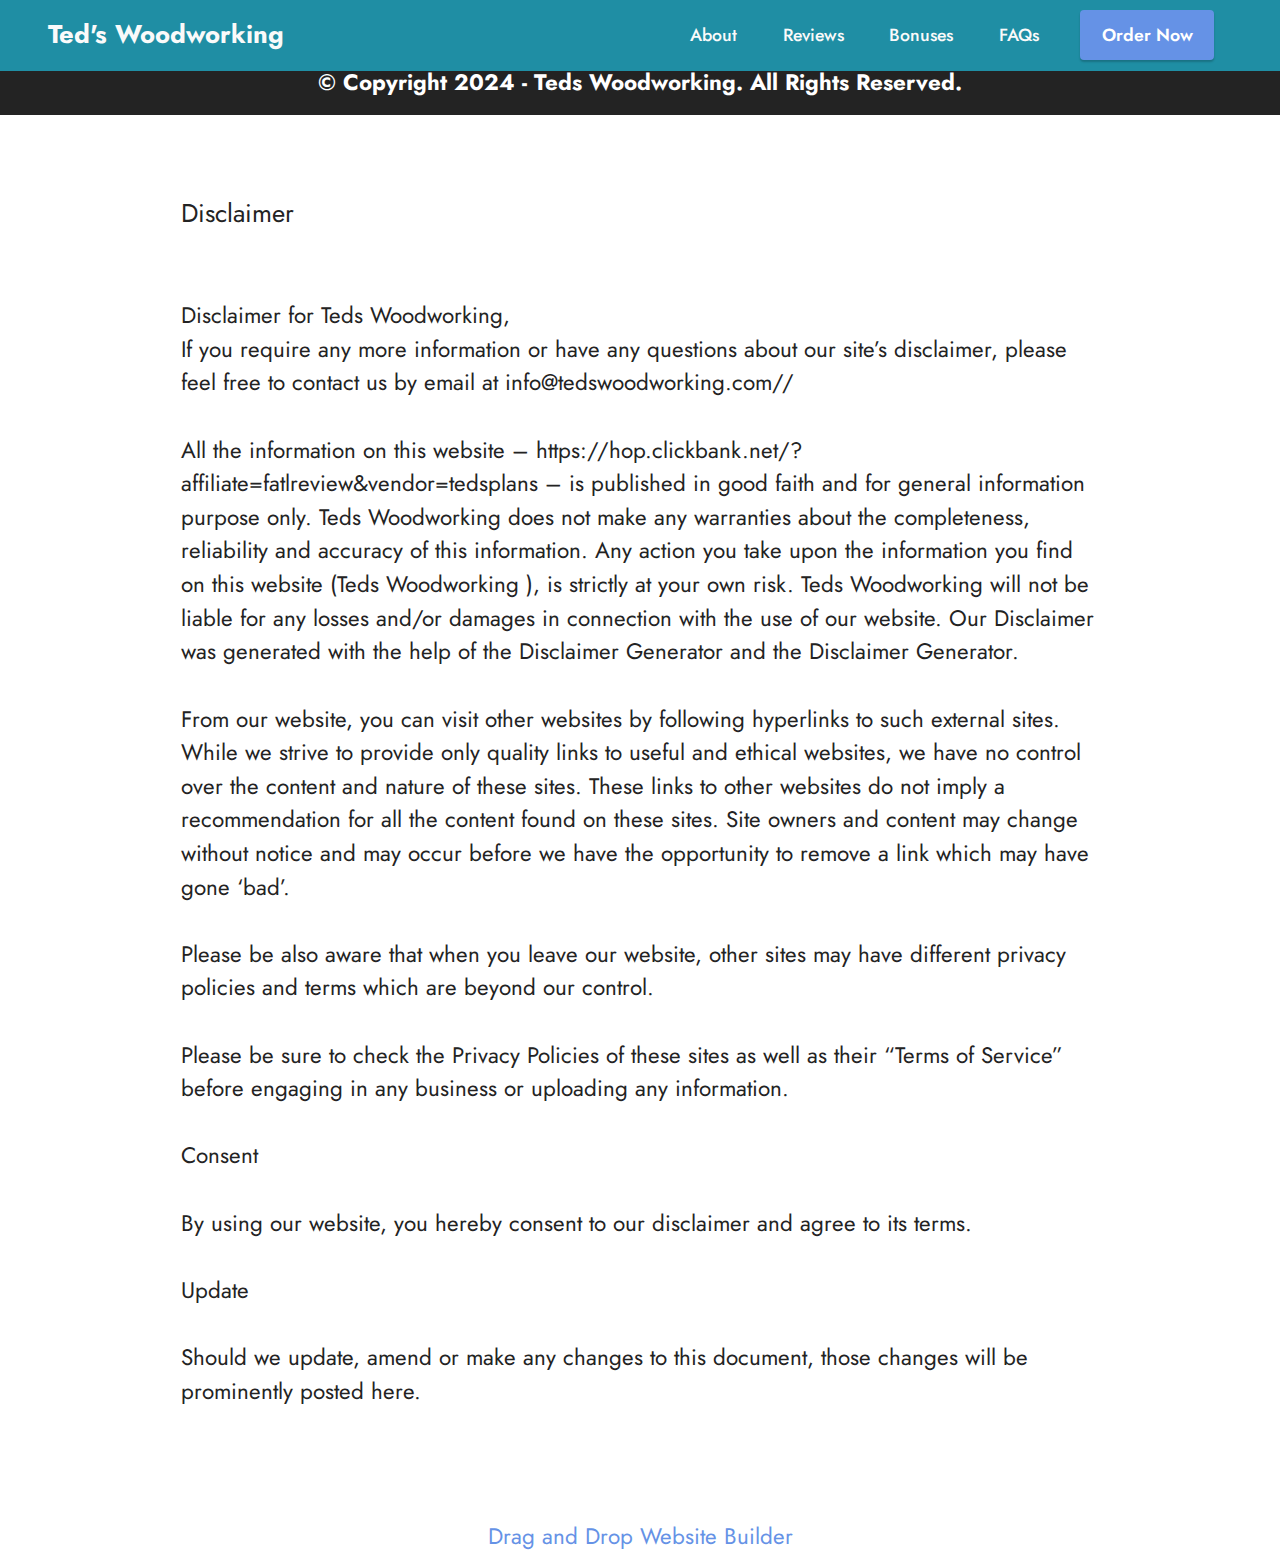
<file: Disclaimer.html>
<!DOCTYPE html>
<html  >
<head>
  <!-- Site made with Mobirise Website Builder v6.0.1, https://mobirise.com -->
  <meta charset="UTF-8">
  <meta http-equiv="X-UA-Compatible" content="IE=edge">
  <meta name="generator" content="Mobirise v6.0.1, mobirise.com">
  <meta name="twitter:card" content="summary_large_image"/>
  <meta name="twitter:image:src" content="assets/images/Disclaimer-meta.webp">
  <meta property="og:image" content="assets/images/Disclaimer-meta.webp">
  <meta name="twitter:title" content="Disclaimer">
  <meta name="viewport" content="width=device-width, initial-scale=1, minimum-scale=1">
  <link rel="shortcut icon" href="assets/images/teds-woodworking-bonus-2.webp" type="image/x-icon">
  <meta name="description" content="Disclaimer">
  
  
  <title>Disclaimer</title>
  <link rel="stylesheet" href="assets/bootstrap/css/bootstrap.min.css">
  <link rel="stylesheet" href="assets/bootstrap/css/bootstrap-grid.min.css">
  <link rel="stylesheet" href="assets/bootstrap/css/bootstrap-reboot.min.css">
  <link rel="stylesheet" href="assets/dropdown/css/style.css">
  <link rel="stylesheet" href="assets/socicon/css/styles.css">
  <link rel="stylesheet" href="assets/theme/css/style.css">
  <link rel="preload" href="https://fonts.googleapis.com/css?family=Jost:100,200,300,400,500,600,700,800,900,100i,200i,300i,400i,500i,600i,700i,800i,900i&display=swap" as="style" onload="this.onload=null;this.rel='stylesheet'">
  <noscript><link rel="stylesheet" href="https://fonts.googleapis.com/css?family=Jost:100,200,300,400,500,600,700,800,900,100i,200i,300i,400i,500i,600i,700i,800i,900i&display=swap"></noscript>
  <link rel="preload" as="style" href="assets/mobirise/css/mbr-additional.css?v=UThWKl"><link rel="stylesheet" href="assets/mobirise/css/mbr-additional.css?v=UThWKl" type="text/css">

  
  
  
</head>
<body>
  
  <section data-bs-version="5.1" class="menu menu2 cid-sFCw1qGFAI" once="menu" id="menu2-j">
    
    <nav class="navbar navbar-dropdown navbar-expand-lg">
        <div class="container-fluid">
            <div class="navbar-brand">
                
                <span class="navbar-caption-wrap"><a class="navbar-caption text-white display-5" href="https://mobiri.se">Ted's Woodworking&nbsp;&nbsp;<br></a></span>
            </div>
            <button class="navbar-toggler" type="button" data-toggle="collapse" data-bs-toggle="collapse" data-target="#navbarSupportedContent" data-bs-target="#navbarSupportedContent" aria-controls="navbarNavAltMarkup" aria-expanded="false" aria-label="Toggle navigation">
                <div class="hamburger">
                    <span></span>
                    <span></span>
                    <span></span>
                    <span></span>
                </div>
            </button>
            <div class="collapse navbar-collapse" id="navbarSupportedContent">
                <ul class="navbar-nav nav-dropdown" data-app-modern-menu="true"><li class="nav-item"><a class="nav-link link text-white text-primary display-4" href="index.html#header14-1j">About</a></li>
                    <li class="nav-item"><a class="nav-link link text-white text-primary display-4" href="index.html#features3-1p">Reviews</a>
                    </li><li class="nav-item"><a class="nav-link link text-white text-primary display-4" href="index.html#features9-a">Bonuses</a></li><li class="nav-item"><a class="nav-link link text-white text-primary display-4" href="index.html#content17-f">FAQs</a></li></ul>
                
                <div class="navbar-buttons mbr-section-btn"><a class="btn btn-primary display-4" href="https://hop.clickbank.net/?affiliate=fatlreview&vendor=tedsplans">Order Now</a></div>
            </div>
        </div>
    </nav>
</section>

<section data-bs-version="5.1" class="footer3 cid-sFCygHrmNf" once="footers" id="footer3-k">

    

    

    <div class="container">
        <div class="row align-center mbr-white">
            <div class="row row-links">
                <ul class="foot-menu">
                    
                    
                    
                    
                    
                <li class="foot-menu-item mbr-fonts-style display-7"><a href="Disclaimer.html" class="text-white">Disclaimer</a></li><li class="foot-menu-item mbr-fonts-style display-7"><a href="Privacy Policy.html" class="text-white">Privacy Policy</a></li><li class="foot-menu-item mbr-fonts-style display-7"><a href="Terms of use.html" class="text-white text-primary">Terms of Use</a></li></ul>
            </div>
            
            <div class="row row-copirayt">
                <p class="mbr-text mb-0 mbr-fonts-style mbr-white align-center display-7"><strong>© Copyright 2024 - Teds Woodworking. All Rights Reserved.</strong></p>
            </div>
        </div>
    </div>
</section>

<section data-bs-version="5.1" class="content5 cid-uDQtKbz1KR" id="content5-p">
    
    <div class="container">
        <div class="row justify-content-center">
            <div class="col-md-12 col-lg-10">
                
                <h4 class="mbr-section-subtitle mbr-fonts-style mb-4 display-5">
                    Disclaimer
                </h4>
                <p class="mbr-text mbr-fonts-style display-7"><br>Disclaimer for Teds Woodworking,
<br>If you require any more information or have any questions about our site’s disclaimer, please feel free to contact us by email at info@tedswoodworking.com//
<br>
<br>All the information on this website – https://hop.clickbank.net/?affiliate=fatlreview&amp;vendor=tedsplans – is published in good faith and for general information purpose only. Teds Woodworking does not make any warranties about the completeness, reliability and accuracy of this information. Any action you take upon the information you find on this website (Teds Woodworking ), is strictly at your own risk. Teds Woodworking will not be liable for any losses and/or damages in connection with the use of our website. Our Disclaimer was generated with the help of the Disclaimer Generator and the Disclaimer Generator.
<br>
<br>From our website, you can visit other websites by following hyperlinks to such external sites. While we strive to provide only quality links to useful and ethical websites, we have no control over the content and nature of these sites. These links to other websites do not imply a recommendation for all the content found on these sites. Site owners and content may change without notice and may occur before we have the opportunity to remove a link which may have gone ‘bad’.
<br>
<br>Please be also aware that when you leave our website, other sites may have different privacy policies and terms which are beyond our control.
<br>
<br>Please be sure to check the Privacy Policies of these sites as well as their “Terms of Service” before engaging in any business or uploading any information.
<br>
<br>Consent
<br>
<br>By using our website, you hereby consent to our disclaimer and agree to its terms.
<br>
<br>Update
<br>
<br>Should we update, amend or make any changes to this document, those changes will be prominently posted here.&nbsp;</p>
            </div>
        </div>
    </div>
</section><section class="display-7" style="padding: 0;align-items: center;justify-content: center;flex-wrap: wrap;    align-content: center;display: flex;position: relative;height: 4rem;"><a href="https://mobiri.se/3366536" style="flex: 1 1;height: 4rem;position: absolute;width: 100%;z-index: 1;"><img alt="" style="height: 4rem;" src="[data-uri]"></a><p style="margin: 0;text-align: center;" class="display-7">&#8204;</p><a style="z-index:1" href="https://mobirise.com/drag-drop-website-builder.html">Drag and Drop Website Builder</a></section><script src="assets/bootstrap/js/bootstrap.bundle.min.js"></script>  <script src="assets/smoothscroll/smooth-scroll.js"></script>  <script src="assets/ytplayer/index.js"></script>  <script src="assets/dropdown/js/navbar-dropdown.js"></script>  <script src="assets/theme/js/script.js"></script>  
  
  
 <div id="scrollToTop" class="scrollToTop mbr-arrow-up"><a style="text-align: center;"><i class="mbr-arrow-up-icon mbr-arrow-up-icon-cm cm-icon cm-icon-smallarrow-up"></i></a></div>
  </body>
</html>
</file>
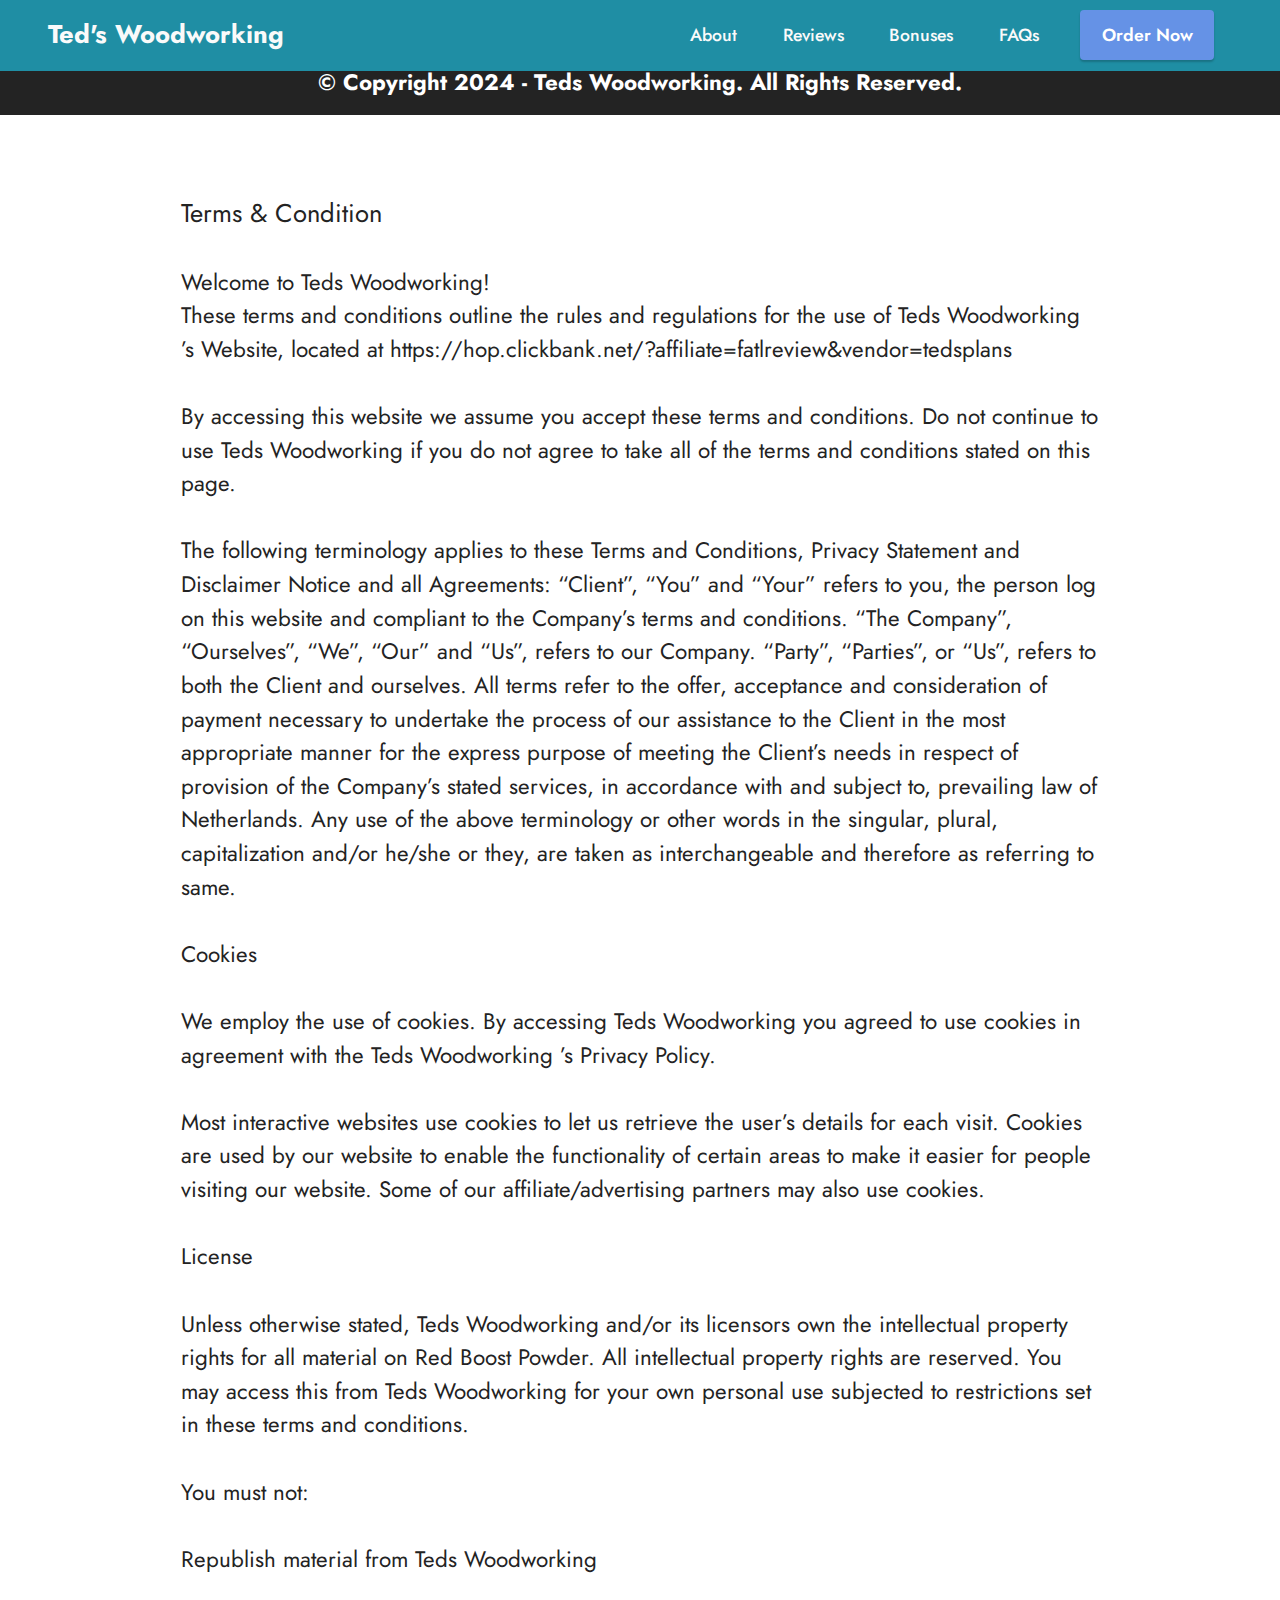
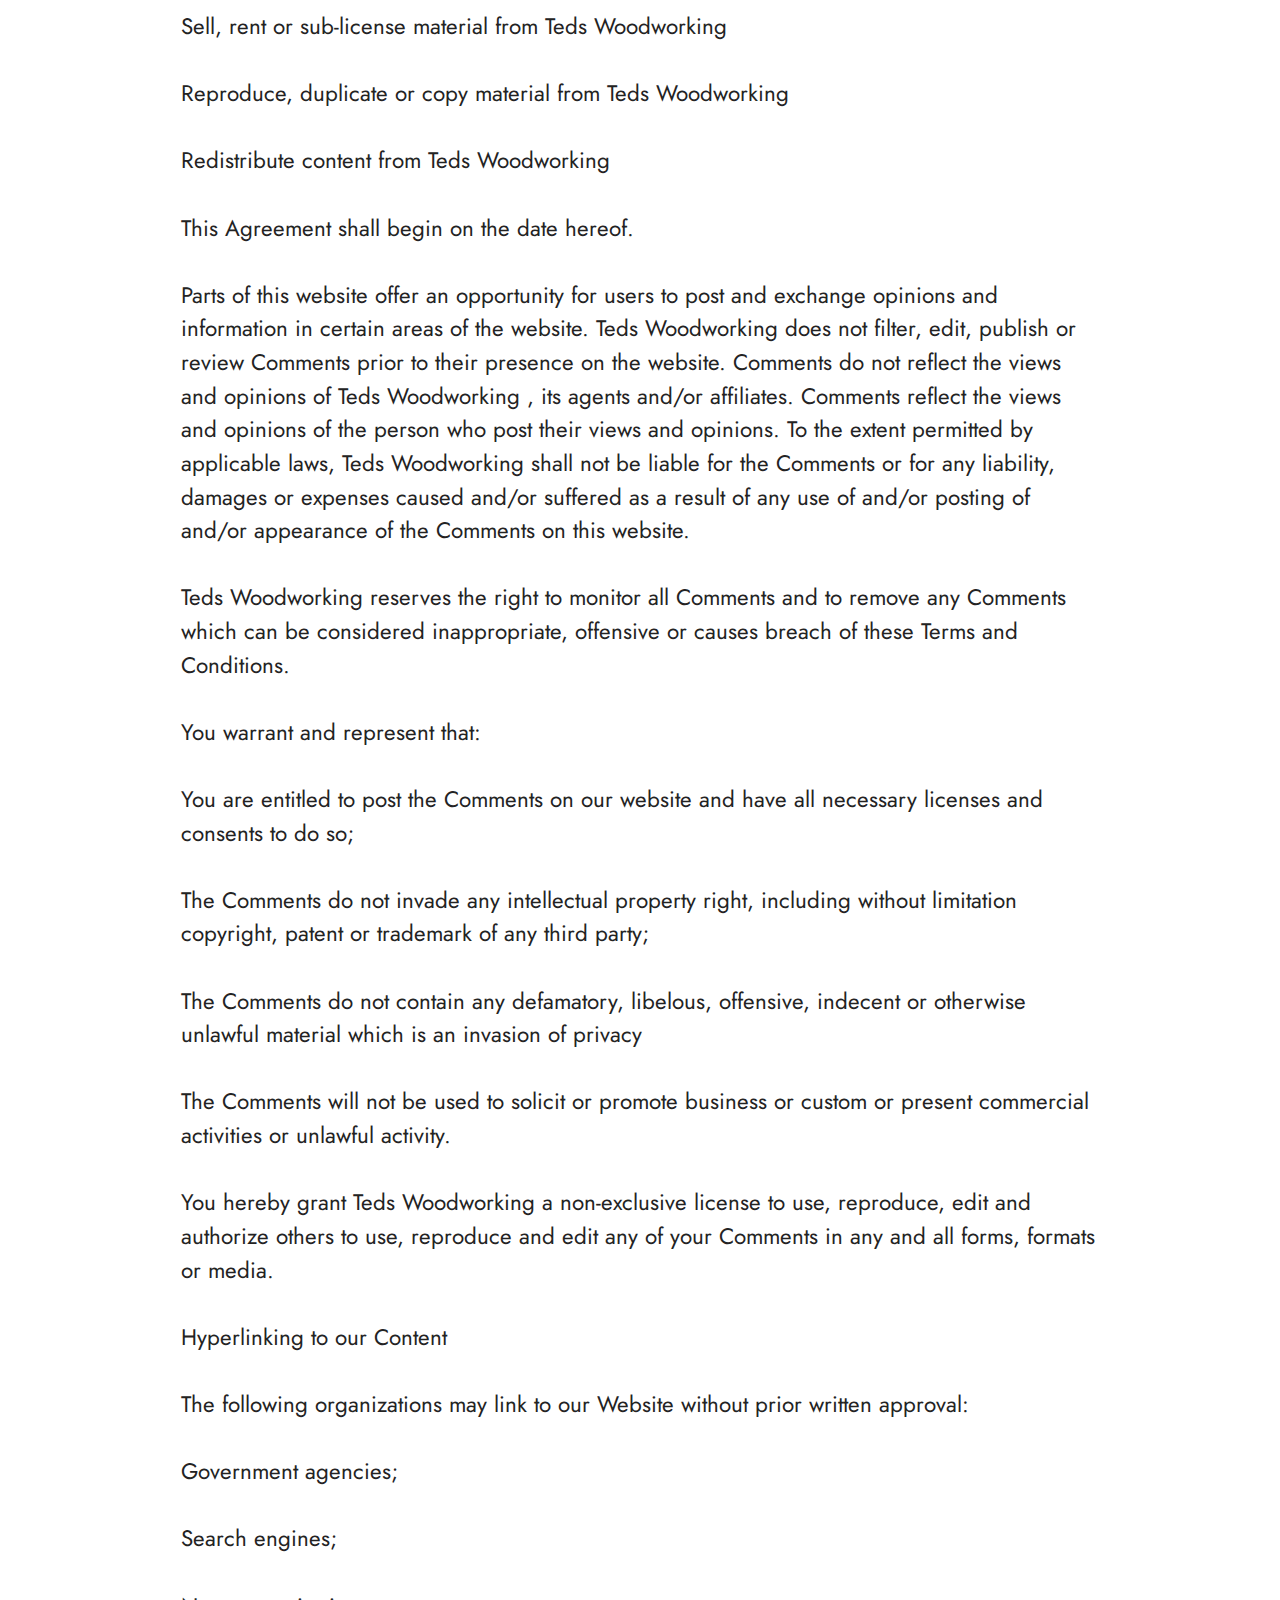
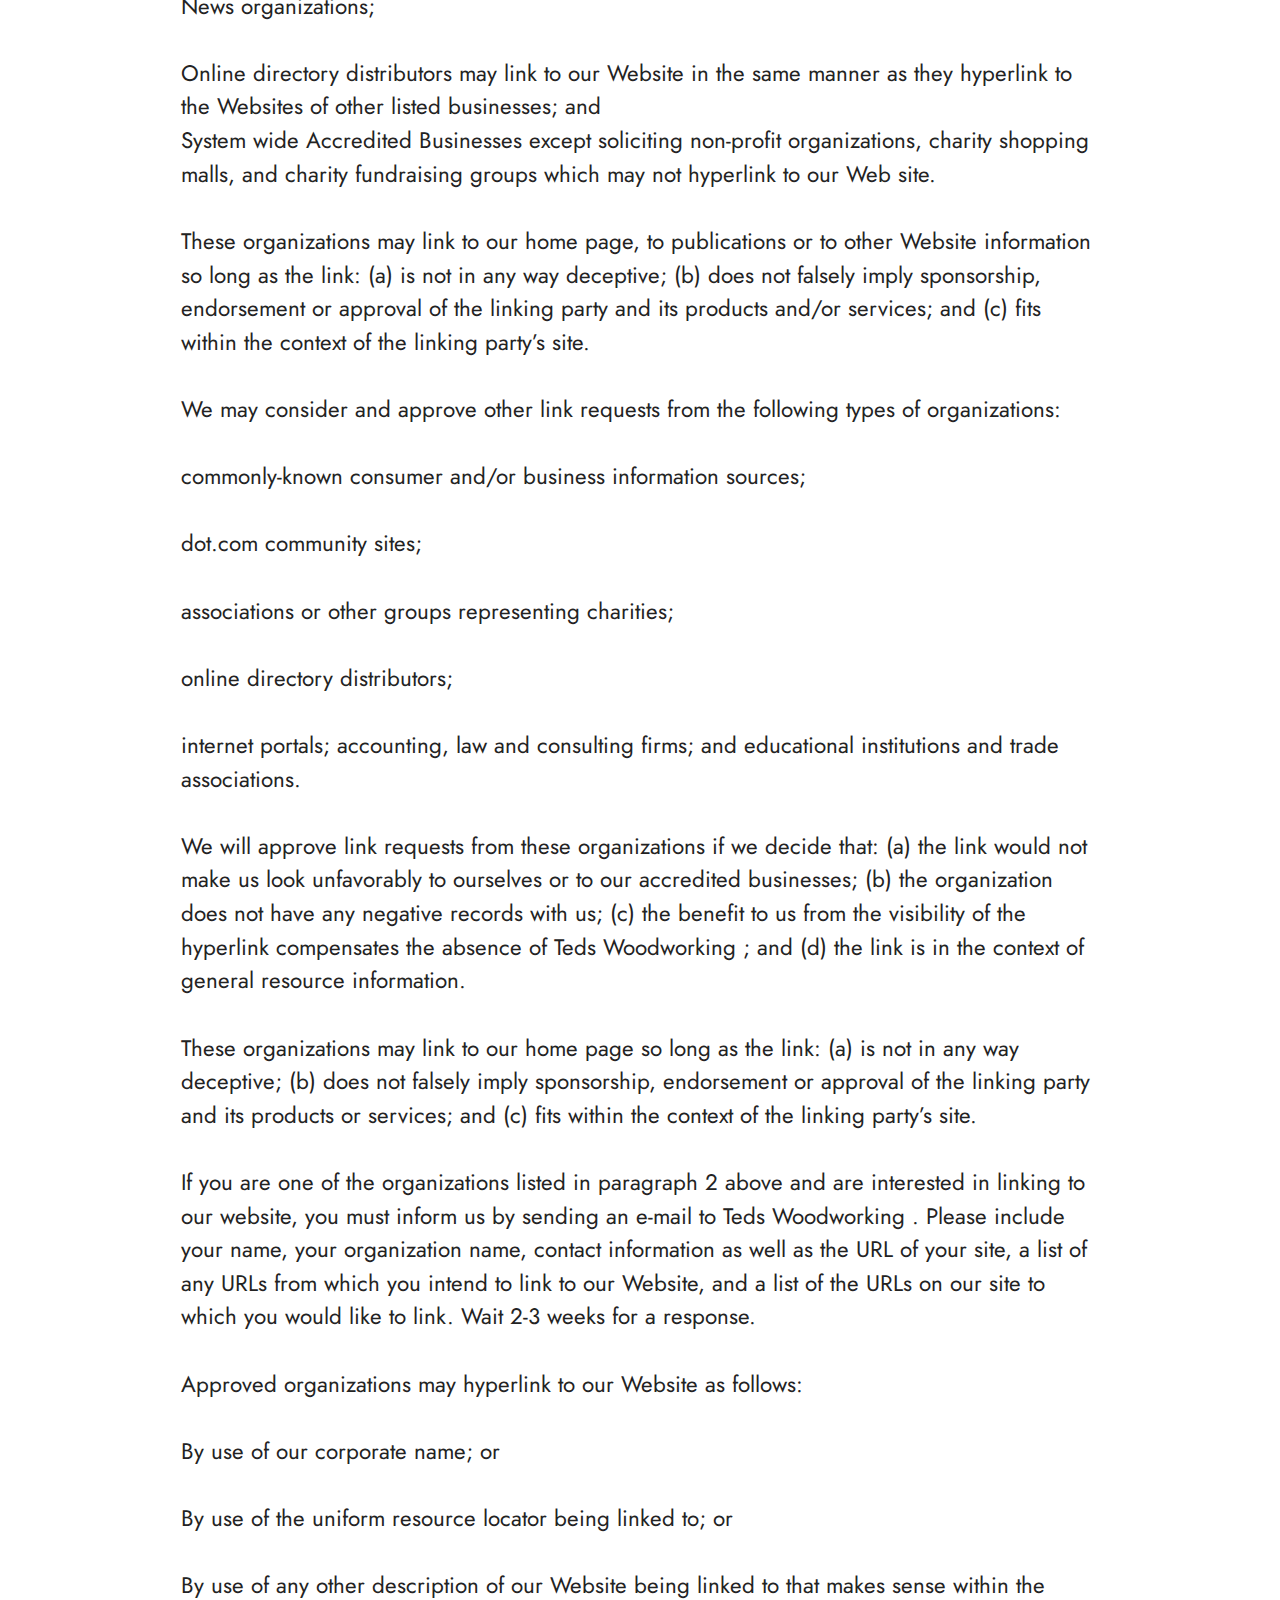
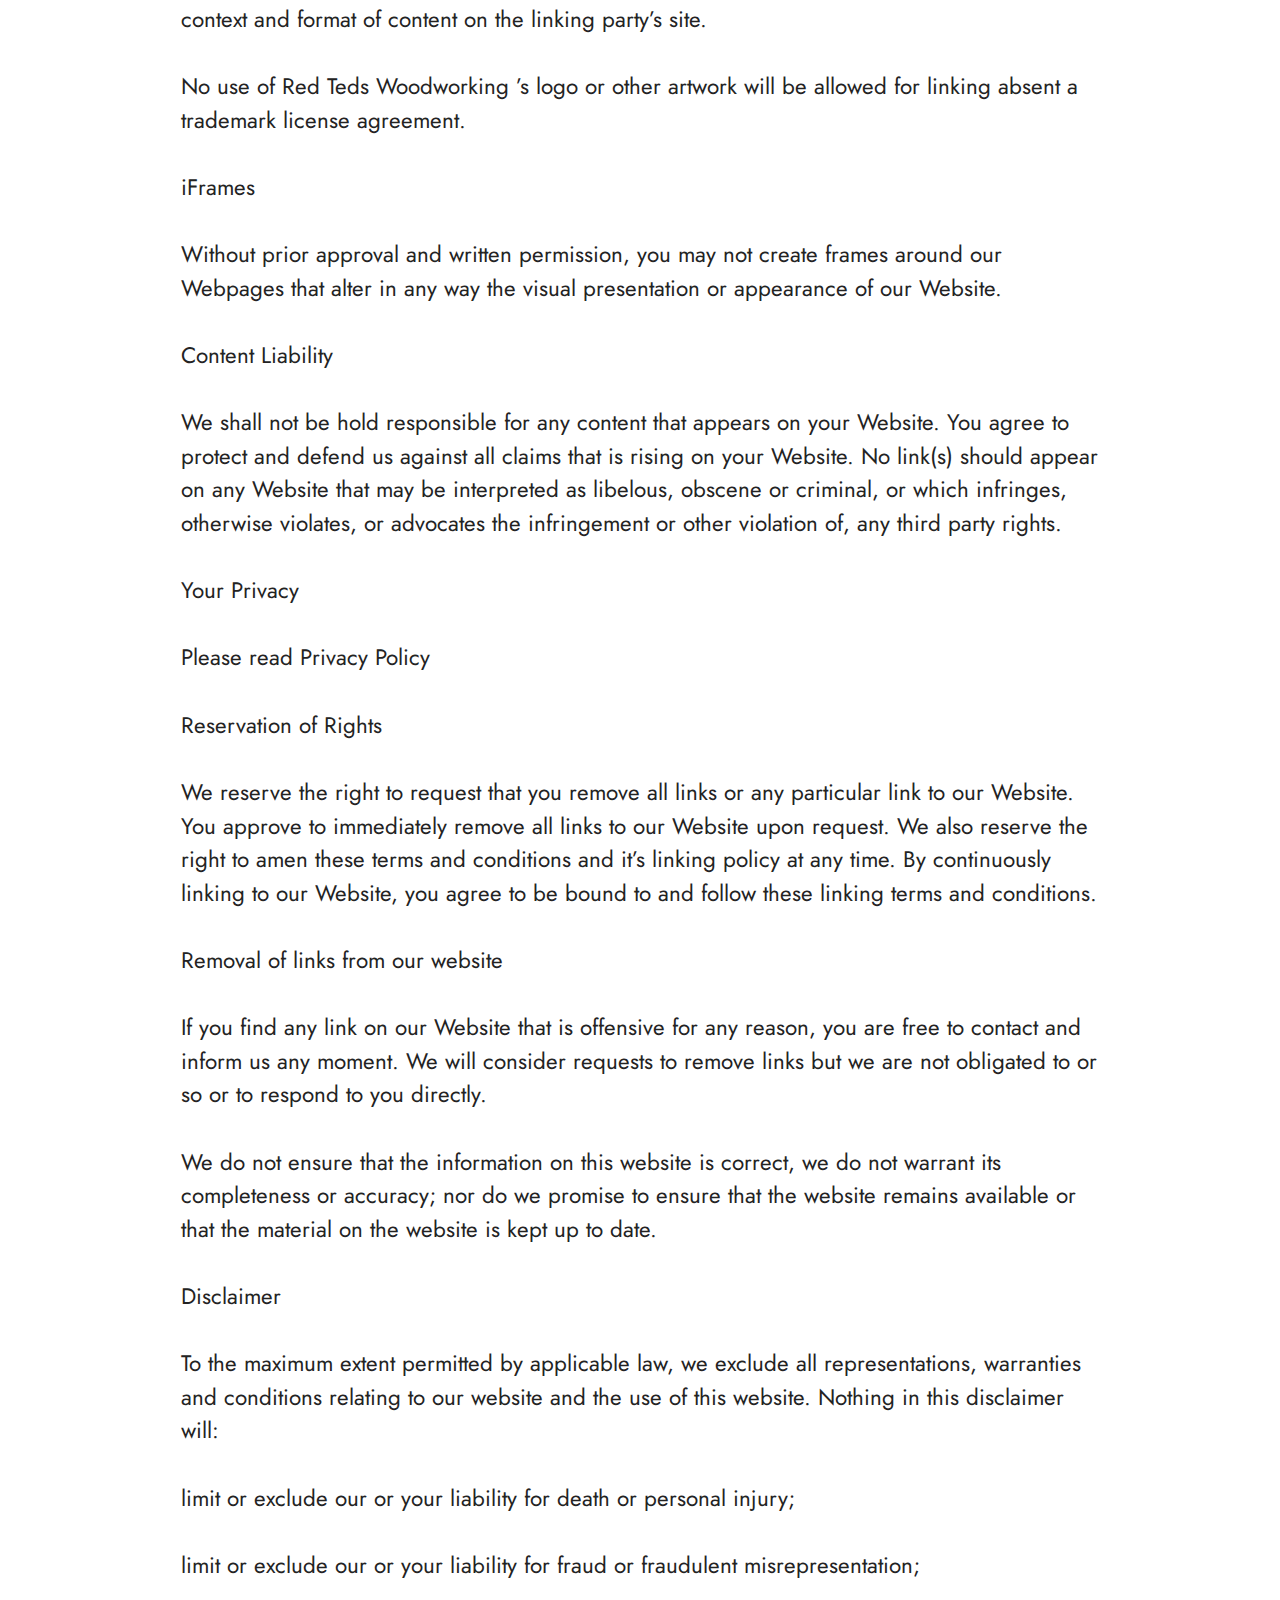
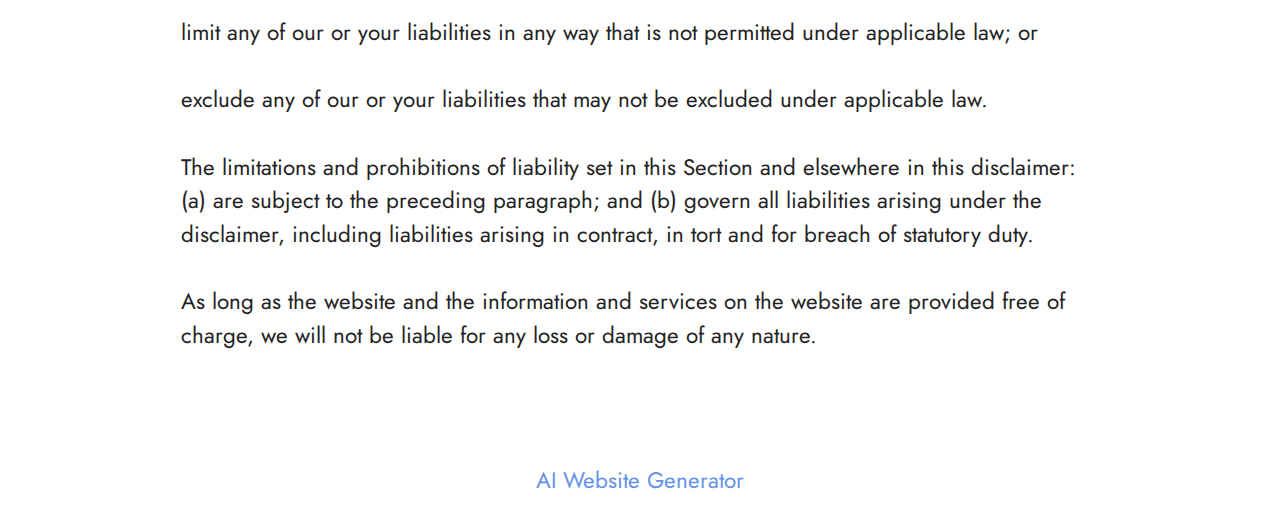
<file: Terms of use.html>
<!DOCTYPE html>
<html  >
<head>
  <!-- Site made with Mobirise Website Builder v6.0.1, https://mobirise.com -->
  <meta charset="UTF-8">
  <meta http-equiv="X-UA-Compatible" content="IE=edge">
  <meta name="generator" content="Mobirise v6.0.1, mobirise.com">
  <meta name="twitter:card" content="summary_large_image"/>
  <meta name="twitter:image:src" content="assets/images/Terms of use-meta.webp">
  <meta property="og:image" content="assets/images/Terms of use-meta.webp">
  <meta name="twitter:title" content="Terms of use">
  <meta name="viewport" content="width=device-width, initial-scale=1, minimum-scale=1">
  <link rel="shortcut icon" href="assets/images/teds-woodworking-bonus-2.webp" type="image/x-icon">
  <meta name="description" content="">
  
  
  <title>Terms of use</title>
  <link rel="stylesheet" href="assets/bootstrap/css/bootstrap.min.css">
  <link rel="stylesheet" href="assets/bootstrap/css/bootstrap-grid.min.css">
  <link rel="stylesheet" href="assets/bootstrap/css/bootstrap-reboot.min.css">
  <link rel="stylesheet" href="assets/dropdown/css/style.css">
  <link rel="stylesheet" href="assets/socicon/css/styles.css">
  <link rel="stylesheet" href="assets/theme/css/style.css">
  <link rel="preload" href="https://fonts.googleapis.com/css?family=Jost:100,200,300,400,500,600,700,800,900,100i,200i,300i,400i,500i,600i,700i,800i,900i&display=swap" as="style" onload="this.onload=null;this.rel='stylesheet'">
  <noscript><link rel="stylesheet" href="https://fonts.googleapis.com/css?family=Jost:100,200,300,400,500,600,700,800,900,100i,200i,300i,400i,500i,600i,700i,800i,900i&display=swap"></noscript>
  <link rel="preload" as="style" href="assets/mobirise/css/mbr-additional.css?v=HMISrk"><link rel="stylesheet" href="assets/mobirise/css/mbr-additional.css?v=HMISrk" type="text/css">

  
  
  
</head>
<body>
  
  <section data-bs-version="5.1" class="menu menu2 cid-sFCw1qGFAI" once="menu" id="menu2-n">
    
    <nav class="navbar navbar-dropdown navbar-expand-lg">
        <div class="container-fluid">
            <div class="navbar-brand">
                
                <span class="navbar-caption-wrap"><a class="navbar-caption text-white display-5" href="https://mobiri.se">Ted's Woodworking&nbsp;&nbsp;<br></a></span>
            </div>
            <button class="navbar-toggler" type="button" data-toggle="collapse" data-bs-toggle="collapse" data-target="#navbarSupportedContent" data-bs-target="#navbarSupportedContent" aria-controls="navbarNavAltMarkup" aria-expanded="false" aria-label="Toggle navigation">
                <div class="hamburger">
                    <span></span>
                    <span></span>
                    <span></span>
                    <span></span>
                </div>
            </button>
            <div class="collapse navbar-collapse" id="navbarSupportedContent">
                <ul class="navbar-nav nav-dropdown" data-app-modern-menu="true"><li class="nav-item"><a class="nav-link link text-white text-primary display-4" href="index.html#header14-1j">About</a></li>
                    <li class="nav-item"><a class="nav-link link text-white text-primary display-4" href="index.html#features3-1p">Reviews</a>
                    </li><li class="nav-item"><a class="nav-link link text-white text-primary display-4" href="index.html#features9-a">Bonuses</a></li><li class="nav-item"><a class="nav-link link text-white text-primary display-4" href="index.html#content17-f">FAQs</a></li></ul>
                
                <div class="navbar-buttons mbr-section-btn"><a class="btn btn-primary display-4" href="https://hop.clickbank.net/?affiliate=fatlreview&vendor=tedsplans">Order Now</a></div>
            </div>
        </div>
    </nav>
</section>

<section data-bs-version="5.1" class="footer3 cid-sFCygHrmNf" once="footers" id="footer3-o">

    

    

    <div class="container">
        <div class="row align-center mbr-white">
            <div class="row row-links">
                <ul class="foot-menu">
                    
                    
                    
                    
                    
                <li class="foot-menu-item mbr-fonts-style display-7"><a href="Disclaimer.html" class="text-white">Disclaimer</a></li><li class="foot-menu-item mbr-fonts-style display-7"><a href="Privacy Policy.html" class="text-white">Privacy Policy</a></li><li class="foot-menu-item mbr-fonts-style display-7"><a href="Terms of use.html" class="text-white text-primary">Terms of Use</a></li></ul>
            </div>
            
            <div class="row row-copirayt">
                <p class="mbr-text mb-0 mbr-fonts-style mbr-white align-center display-7"><strong>© Copyright 2024 - Teds Woodworking. All Rights Reserved.</strong></p>
            </div>
        </div>
    </div>
</section>

<section data-bs-version="5.1" class="content5 cid-uDQuryOeuN" id="content5-s">
    
    <div class="container">
        <div class="row justify-content-center">
            <div class="col-md-12 col-lg-10">
                
                <h4 class="mbr-section-subtitle mbr-fonts-style mb-4 display-5">Terms &amp; Condition</h4>
                <p class="mbr-text mbr-fonts-style display-7">Welcome to Teds Woodworking!
<br>These terms and conditions outline the rules and regulations for the use of Teds Woodworking ’s Website, located at https://hop.clickbank.net/?affiliate=fatlreview&amp;vendor=tedsplans
<br>
<br>By accessing this website we assume you accept these terms and conditions. Do not continue to use Teds Woodworking if you do not agree to take all of the terms and conditions stated on this page.
<br>
<br>The following terminology applies to these Terms and Conditions, Privacy Statement and Disclaimer Notice and all Agreements: “Client”, “You” and “Your” refers to you, the person log on this website and compliant to the Company’s terms and conditions. “The Company”, “Ourselves”, “We”, “Our” and “Us”, refers to our Company. “Party”, “Parties”, or “Us”, refers to both the Client and ourselves. All terms refer to the offer, acceptance and consideration of payment necessary to undertake the process of our assistance to the Client in the most appropriate manner for the express purpose of meeting the Client’s needs in respect of provision of the Company’s stated services, in accordance with and subject to, prevailing law of Netherlands. Any use of the above terminology or other words in the singular, plural, capitalization and/or he/she or they, are taken as interchangeable and therefore as referring to same.
<br>
<br>Cookies
<br>
<br>We employ the use of cookies. By accessing Teds Woodworking you agreed to use cookies in agreement with the Teds Woodworking ’s Privacy Policy.
<br>
<br>Most interactive websites use cookies to let us retrieve the user’s details for each visit. Cookies are used by our website to enable the functionality of certain areas to make it easier for people visiting our website. Some of our affiliate/advertising partners may also use cookies.
<br>
<br>License
<br>
<br>Unless otherwise stated, Teds Woodworking and/or its licensors own the intellectual property rights for all material on Red Boost Powder. All intellectual property rights are reserved. You may access this from Teds Woodworking for your own personal use subjected to restrictions set in these terms and conditions.
<br>
<br>You must not:
<br>
<br>Republish material from Teds Woodworking
<br>
<br>Sell, rent or sub-license material from Teds Woodworking
<br>
<br>Reproduce, duplicate or copy material from Teds Woodworking
<br>
<br>Redistribute content from Teds Woodworking
<br>
<br>This Agreement shall begin on the date hereof.
<br>
<br>Parts of this website offer an opportunity for users to post and exchange opinions and information in certain areas of the website. Teds Woodworking does not filter, edit, publish or review Comments prior to their presence on the website. Comments do not reflect the views and opinions of Teds Woodworking , its agents and/or affiliates. Comments reflect the views and opinions of the person who post their views and opinions. To the extent permitted by applicable laws, Teds Woodworking shall not be liable for the Comments or for any liability, damages or expenses caused and/or suffered as a result of any use of and/or posting of and/or appearance of the Comments on this website.
<br>
<br>Teds Woodworking reserves the right to monitor all Comments and to remove any Comments which can be considered inappropriate, offensive or causes breach of these Terms and Conditions.
<br>
<br>You warrant and represent that:
<br>
<br>You are entitled to post the Comments on our website and have all necessary licenses and consents to do so;
<br>
<br>The Comments do not invade any intellectual property right, including without limitation copyright, patent or trademark of any third party;
<br>
<br>The Comments do not contain any defamatory, libelous, offensive, indecent or otherwise unlawful material which is an invasion of privacy
<br>
<br>The Comments will not be used to solicit or promote business or custom or present commercial activities or unlawful activity.
<br>
<br>You hereby grant Teds Woodworking a non-exclusive license to use, reproduce, edit and authorize others to use, reproduce and edit any of your Comments in any and all forms, formats or media.
<br>
<br>Hyperlinking to our Content
<br>
<br>The following organizations may link to our Website without prior written approval:
<br>
<br>Government agencies;
<br>
<br>Search engines;
<br>
<br>News organizations;
<br>
<br>Online directory distributors may link to our Website in the same manner as they hyperlink to the Websites of other listed businesses; and
<br>System wide Accredited Businesses except soliciting non-profit organizations, charity shopping malls, and charity fundraising groups which may not hyperlink to our Web site.
<br>
<br>These organizations may link to our home page, to publications or to other Website information so long as the link: (a) is not in any way deceptive; (b) does not falsely imply sponsorship, endorsement or approval of the linking party and its products and/or services; and (c) fits within the context of the linking party’s site.
<br>
<br>We may consider and approve other link requests from the following types of organizations:
<br>
<br>commonly-known consumer and/or business information sources;
<br>
<br>dot.com community sites;
<br>
<br>associations or other groups representing charities;
<br>
<br>online directory distributors;
<br>
<br>internet portals; accounting, law and consulting firms; and educational institutions and trade associations.
<br>
<br>We will approve link requests from these organizations if we decide that: (a) the link would not make us look unfavorably to ourselves or to our accredited businesses; (b) the organization does not have any negative records with us; (c) the benefit to us from the visibility of the hyperlink compensates the absence of Teds Woodworking ; and (d) the link is in the context of general resource information.
<br>
<br>These organizations may link to our home page so long as the link: (a) is not in any way deceptive; (b) does not falsely imply sponsorship, endorsement or approval of the linking party and its products or services; and (c) fits within the context of the linking party’s site.
<br>
<br>If you are one of the organizations listed in paragraph 2 above and are interested in linking to our website, you must inform us by sending an e-mail to Teds Woodworking . Please include your name, your organization name, contact information as well as the URL of your site, a list of any URLs from which you intend to link to our Website, and a list of the URLs on our site to which you would like to link. Wait 2-3 weeks for a response.
<br>
<br>Approved organizations may hyperlink to our Website as follows:
<br>
<br>By use of our corporate name; or
<br>
<br>By use of the uniform resource locator being linked to; or
<br>
<br>By use of any other description of our Website being linked to that makes sense within the context and format of content on the linking party’s site.
<br>
<br>No use of Red Teds Woodworking ’s logo or other artwork will be allowed for linking absent a trademark license agreement.
<br>
<br>iFrames
<br>
<br>Without prior approval and written permission, you may not create frames around our Webpages that alter in any way the visual presentation or appearance of our Website.
<br>
<br>Content Liability
<br>
<br>We shall not be hold responsible for any content that appears on your Website. You agree to protect and defend us against all claims that is rising on your Website. No link(s) should appear on any Website that may be interpreted as libelous, obscene or criminal, or which infringes, otherwise violates, or advocates the infringement or other violation of, any third party rights.
<br>
<br>Your Privacy
<br>
<br>Please read Privacy Policy
<br>
<br>Reservation of Rights
<br>
<br>We reserve the right to request that you remove all links or any particular link to our Website. You approve to immediately remove all links to our Website upon request. We also reserve the right to amen these terms and conditions and it’s linking policy at any time. By continuously linking to our Website, you agree to be bound to and follow these linking terms and conditions.
<br>
<br>Removal of links from our website
<br>
<br>If you find any link on our Website that is offensive for any reason, you are free to contact and inform us any moment. We will consider requests to remove links but we are not obligated to or so or to respond to you directly.
<br>
<br>We do not ensure that the information on this website is correct, we do not warrant its completeness or accuracy; nor do we promise to ensure that the website remains available or that the material on the website is kept up to date.
<br>
<br>Disclaimer
<br>
<br>To the maximum extent permitted by applicable law, we exclude all representations, warranties and conditions relating to our website and the use of this website. Nothing in this disclaimer will:
<br>
<br>limit or exclude our or your liability for death or personal injury;
<br>
<br>limit or exclude our or your liability for fraud or fraudulent misrepresentation;
<br>
<br>limit any of our or your liabilities in any way that is not permitted under applicable law; or
<br>
<br>exclude any of our or your liabilities that may not be excluded under applicable law.
<br>
<br>The limitations and prohibitions of liability set in this Section and elsewhere in this disclaimer: (a) are subject to the preceding paragraph; and (b) govern all liabilities arising under the disclaimer, including liabilities arising in contract, in tort and for breach of statutory duty.
<br>
<br>As long as the website and the information and services on the website are provided free of charge, we will not be liable for any loss or damage of any nature.&nbsp;</p>
            </div>
        </div>
    </div>
</section><section class="display-7" style="padding: 0;align-items: center;justify-content: center;flex-wrap: wrap;    align-content: center;display: flex;position: relative;height: 4rem;"><a href="https://mobiri.se/3366536" style="flex: 1 1;height: 4rem;position: absolute;width: 100%;z-index: 1;"><img alt="" style="height: 4rem;" src="[data-uri]"></a><p style="margin: 0;text-align: center;" class="display-7">&#8204;</p><a style="z-index:1" href="https://mobirise.com/builder/ai-website-generator.html">AI Website Generator</a></section><script src="assets/bootstrap/js/bootstrap.bundle.min.js"></script>  <script src="assets/smoothscroll/smooth-scroll.js"></script>  <script src="assets/ytplayer/index.js"></script>  <script src="assets/dropdown/js/navbar-dropdown.js"></script>  <script src="assets/theme/js/script.js"></script>  
  
  
 <div id="scrollToTop" class="scrollToTop mbr-arrow-up"><a style="text-align: center;"><i class="mbr-arrow-up-icon mbr-arrow-up-icon-cm cm-icon cm-icon-smallarrow-up"></i></a></div>
  </body>
</html>
</file>
<file: assets/web/assets/mobirise-icons2/mobirise2.css>
@font-face {
  font-family: 'Moririse2';
  font-display: swap;
  src:  url('mobirise2.eot?f2bix4');
  src:  url('mobirise2.eot?f2bix4#iefix') format('embedded-opentype'),
    url('mobirise2.ttf?f2bix4') format('truetype'),
    url('mobirise2.woff?f2bix4') format('woff'),
    url('mobirise2.svg?f2bix4#mobirise2') format('svg');
  font-weight: normal;
  font-style: normal;
}

[class^="mobi-"], [class*=" mobi-"] {
  /* use !important to prevent issues with browser extensions that change fonts */
  font-family: 'Moririse2' !important;
  speak: none;
  font-style: normal;
  font-weight: normal;
  font-variant: normal;
  text-transform: none;
  line-height: 1;

  /* Better Font Rendering =========== */
  -webkit-font-smoothing: antialiased;
  -moz-osx-font-smoothing: grayscale;
}

.mobi-mbri-add-submenu:before {
  content: "\e900";
}
.mobi-mbri-alert:before {
  content: "\e901";
}
.mobi-mbri-align-center:before {
  content: "\e902";
}
.mobi-mbri-align-justify:before {
  content: "\e903";
}
.mobi-mbri-align-left:before {
  content: "\e904";
}
.mobi-mbri-align-right:before {
  content: "\e905";
}
.mobi-mbri-android:before {
  content: "\e906";
}
.mobi-mbri-apple:before {
  content: "\e907";
}
.mobi-mbri-arrow-down:before {
  content: "\e908";
}
.mobi-mbri-arrow-next:before {
  content: "\e909";
}
.mobi-mbri-arrow-prev:before {
  content: "\e90a";
}
.mobi-mbri-arrow-up:before {
  content: "\e90b";
}
.mobi-mbri-bold:before {
  content: "\e90c";
}
.mobi-mbri-bookmark:before {
  content: "\e90d";
}
.mobi-mbri-bootstrap:before {
  content: "\e90e";
}
.mobi-mbri-briefcase:before {
  content: "\e90f";
}
.mobi-mbri-browse:before {
  content: "\e910";
}
.mobi-mbri-bulleted-list:before {
  content: "\e911";
}
.mobi-mbri-calendar:before {
  content: "\e912";
}
.mobi-mbri-camera:before {
  content: "\e913";
}
.mobi-mbri-cart-add:before {
  content: "\e914";
}
.mobi-mbri-cart-full:before {
  content: "\e915";
}
.mobi-mbri-cash:before {
  content: "\e916";
}
.mobi-mbri-change-style:before {
  content: "\e917";
}
.mobi-mbri-chat:before {
  content: "\e918";
}
.mobi-mbri-clock:before {
  content: "\e919";
}
.mobi-mbri-close:before {
  content: "\e91a";
}
.mobi-mbri-cloud:before {
  content: "\e91b";
}
.mobi-mbri-code:before {
  content: "\e91c";
}
.mobi-mbri-contact-form:before {
  content: "\e91d";
}
.mobi-mbri-credit-card:before {
  content: "\e91e";
}
.mobi-mbri-cursor-click:before {
  content: "\e91f";
}
.mobi-mbri-cust-feedback:before {
  content: "\e920";
}
.mobi-mbri-database:before {
  content: "\e921";
}
.mobi-mbri-delivery:before {
  content: "\e922";
}
.mobi-mbri-desktop:before {
  content: "\e923";
}
.mobi-mbri-devices:before {
  content: "\e924";
}
.mobi-mbri-down:before {
  content: "\e925";
}
.mobi-mbri-download-2:before {
  content: "\e926";
}
.mobi-mbri-download:before {
  content: "\e927";
}
.mobi-mbri-drag-n-drop-2:before {
  content: "\e928";
}
.mobi-mbri-drag-n-drop:before {
  content: "\e929";
}
.mobi-mbri-edit-2:before {
  content: "\e92a";
}
.mobi-mbri-edit:before {
  content: "\e92b";
}
.mobi-mbri-error:before {
  content: "\e92c";
}
.mobi-mbri-extension:before {
  content: "\e92d";
}
.mobi-mbri-features:before {
  content: "\e92e";
}
.mobi-mbri-file:before {
  content: "\e92f";
}
.mobi-mbri-flag:before {
  content: "\e930";
}
.mobi-mbri-folder:before {
  content: "\e931";
}
.mobi-mbri-gift:before {
  content: "\e932";
}
.mobi-mbri-github:before {
  content: "\e933";
}
.mobi-mbri-globe-2:before {
  content: "\e934";
}
.mobi-mbri-globe:before {
  content: "\e935";
}
.mobi-mbri-growing-chart:before {
  content: "\e936";
}
.mobi-mbri-hearth:before {
  content: "\e937";
}
.mobi-mbri-help:before {
  content: "\e938";
}
.mobi-mbri-home:before {
  content: "\e939";
}
.mobi-mbri-hot-cup:before {
  content: "\e93a";
}
.mobi-mbri-idea:before {
  content: "\e93b";
}
.mobi-mbri-image-gallery:before {
  content: "\e93c";
}
.mobi-mbri-image-slider:before {
  content: "\e93d";
}
.mobi-mbri-info:before {
  content: "\e93e";
}
.mobi-mbri-italic:before {
  content: "\e93f";
}
.mobi-mbri-key:before {
  content: "\e940";
}
.mobi-mbri-laptop:before {
  content: "\e941";
}
.mobi-mbri-layers:before {
  content: "\e942";
}
.mobi-mbri-left-right:before {
  content: "\e943";
}
.mobi-mbri-left:before {
  content: "\e944";
}
.mobi-mbri-letter:before {
  content: "\e945";
}
.mobi-mbri-like:before {
  content: "\e946";
}
.mobi-mbri-link:before {
  content: "\e947";
}
.mobi-mbri-lock:before {
  content: "\e948";
}
.mobi-mbri-login:before {
  content: "\e949";
}
.mobi-mbri-logout:before {
  content: "\e94a";
}
.mobi-mbri-magic-stick:before {
  content: "\e94b";
}
.mobi-mbri-map-pin:before {
  content: "\e94c";
}
.mobi-mbri-menu:before {
  content: "\e94d";
}
.mobi-mbri-mobile-2:before {
  content: "\e94e";
}
.mobi-mbri-mobile-horizontal:before {
  content: "\e94f";
}
.mobi-mbri-mobile:before {
  content: "\e950";
}
.mobi-mbri-mobirise:before {
  content: "\e951";
}
.mobi-mbri-more-horizontal:before {
  content: "\e952";
}
.mobi-mbri-more-vertical:before {
  content: "\e953";
}
.mobi-mbri-music:before {
  content: "\e954";
}
.mobi-mbri-new-file:before {
  content: "\e955";
}
.mobi-mbri-numbered-list:before {
  content: "\e956";
}
.mobi-mbri-opened-folder:before {
  content: "\e957";
}
.mobi-mbri-pages:before {
  content: "\e958";
}
.mobi-mbri-paper-plane:before {
  content: "\e959";
}
.mobi-mbri-paperclip:before {
  content: "\e95a";
}
.mobi-mbri-phone:before {
  content: "\e95b";
}
.mobi-mbri-photo:before {
  content: "\e95c";
}
.mobi-mbri-photos:before {
  content: "\e95d";
}
.mobi-mbri-pin:before {
  content: "\e95e";
}
.mobi-mbri-play:before {
  content: "\e95f";
}
.mobi-mbri-plus:before {
  content: "\e960";
}
.mobi-mbri-preview:before {
  content: "\e961";
}
.mobi-mbri-print:before {
  content: "\e962";
}
.mobi-mbri-protect:before {
  content: "\e963";
}
.mobi-mbri-question:before {
  content: "\e964";
}
.mobi-mbri-quote-left:before {
  content: "\e965";
}
.mobi-mbri-quote-right:before {
  content: "\e966";
}
.mobi-mbri-redo:before {
  content: "\e967";
}
.mobi-mbri-refresh:before {
  content: "\e968";
}
.mobi-mbri-responsive-2:before {
  content: "\e969";
}
.mobi-mbri-responsive:before {
  content: "\e96a";
}
.mobi-mbri-right:before {
  content: "\e96b";
}
.mobi-mbri-rocket:before {
  content: "\e96c";
}
.mobi-mbri-sad-face:before {
  content: "\e96d";
}
.mobi-mbri-sale:before {
  content: "\e96e";
}
.mobi-mbri-save:before {
  content: "\e96f";
}
.mobi-mbri-search:before {
  content: "\e970";
}
.mobi-mbri-setting-2:before {
  content: "\e971";
}
.mobi-mbri-setting-3:before {
  content: "\e972";
}
.mobi-mbri-setting:before {
  content: "\e973";
}
.mobi-mbri-share:before {
  content: "\e974";
}
.mobi-mbri-shopping-bag:before {
  content: "\e975";
}
.mobi-mbri-shopping-basket:before {
  content: "\e976";
}
.mobi-mbri-shopping-cart:before {
  content: "\e977";
}
.mobi-mbri-sites:before {
  content: "\e978";
}
.mobi-mbri-smile-face:before {
  content: "\e979";
}
.mobi-mbri-speed:before {
  content: "\e97a";
}
.mobi-mbri-star:before {
  content: "\e97b";
}
.mobi-mbri-success:before {
  content: "\e97c";
}
.mobi-mbri-sun:before {
  content: "\e97d";
}
.mobi-mbri-sun2:before {
  content: "\e97e";
}
.mobi-mbri-tablet-vertical:before {
  content: "\e97f";
}
.mobi-mbri-tablet:before {
  content: "\e980";
}
.mobi-mbri-target:before {
  content: "\e981";
}
.mobi-mbri-timer:before {
  content: "\e982";
}
.mobi-mbri-to-ftp:before {
  content: "\e983";
}
.mobi-mbri-to-local-drive:before {
  content: "\e984";
}
.mobi-mbri-touch-swipe:before {
  content: "\e985";
}
.mobi-mbri-touch:before {
  content: "\e986";
}
.mobi-mbri-trash:before {
  content: "\e987";
}
.mobi-mbri-underline:before {
  content: "\e988";
}
.mobi-mbri-undo:before {
  content: "\e989";
}
.mobi-mbri-unlink:before {
  content: "\e98a";
}
.mobi-mbri-unlock:before {
  content: "\e98b";
}
.mobi-mbri-up-down:before {
  content: "\e98c";
}
.mobi-mbri-up:before {
  content: "\e98d";
}
.mobi-mbri-update:before {
  content: "\e98e";
}
.mobi-mbri-upload-2:before {
  content: "\e98f";
}
.mobi-mbri-upload:before {
  content: "\e990";
}
.mobi-mbri-user-2:before {
  content: "\e991";
}
.mobi-mbri-user:before {
  content: "\e992";
}
.mobi-mbri-users:before {
  content: "\e993";
}
.mobi-mbri-video-play:before {
  content: "\e994";
}
.mobi-mbri-video:before {
  content: "\e995";
}
.mobi-mbri-watch:before {
  content: "\e996";
}
.mobi-mbri-website-theme-2:before {
  content: "\e997";
}
.mobi-mbri-website-theme:before {
  content: "\e998";
}
.mobi-mbri-wifi:before {
  content: "\e999";
}
.mobi-mbri-windows:before {
  content: "\e99a";
}
.mobi-mbri-zoom-in:before {
  content: "\e99b";
}
.mobi-mbri-zoom-out:before {
  content: "\e99c";
}
</file>
<file: assets/web/assets/mobirise-icons/mobirise-icons.css>
@font-face {
  font-family: 'MobiriseIcons';
  src:  url('mobirise-icons.eot?spat4u');
  src:  url('mobirise-icons.eot?spat4u#iefix') format('embedded-opentype'),
    url('mobirise-icons.ttf?spat4u') format('truetype'),
    url('mobirise-icons.woff?spat4u') format('woff'),
    url('mobirise-icons.svg?spat4u#MobiriseIcons') format('svg');
  font-weight: normal;
  font-style: normal;
  font-display: swap;
}

[class^="mbri-"], [class*=" mbri-"] {
  /* use !important to prevent issues with browser extensions that change fonts */
  font-family: MobiriseIcons !important;
  speak: none;
  font-style: normal;
  font-weight: normal;
  font-variant: normal;
  text-transform: none;
  line-height: 1;

  /* Better Font Rendering =========== */
  -webkit-font-smoothing: antialiased;
  -moz-osx-font-smoothing: grayscale;
}

.mbri-add-submenu:before {
  content: "\e900";
}
.mbri-alert:before {
  content: "\e901";
}
.mbri-align-center:before {
  content: "\e902";
}
.mbri-align-justify:before {
  content: "\e903";
}
.mbri-align-left:before {
  content: "\e904";
}
.mbri-align-right:before {
  content: "\e905";
}
.mbri-android:before {
  content: "\e906";
}
.mbri-apple:before {
  content: "\e907";
}
.mbri-arrow-down:before {
  content: "\e908";
}
.mbri-arrow-next:before {
  content: "\e909";
}
.mbri-arrow-prev:before {
  content: "\e90a";
}
.mbri-arrow-up:before {
  content: "\e90b";
}
.mbri-bold:before {
  content: "\e90c";
}
.mbri-bookmark:before {
  content: "\e90d";
}
.mbri-bootstrap:before {
  content: "\e90e";
}
.mbri-briefcase:before {
  content: "\e90f";
}
.mbri-browse:before {
  content: "\e910";
}
.mbri-bulleted-list:before {
  content: "\e911";
}
.mbri-calendar:before {
  content: "\e912";
}
.mbri-camera:before {
  content: "\e913";
}
.mbri-cart-add:before {
  content: "\e914";
}
.mbri-cart-full:before {
  content: "\e915";
}
.mbri-cash:before {
  content: "\e916";
}
.mbri-change-style:before {
  content: "\e917";
}
.mbri-chat:before {
  content: "\e918";
}
.mbri-clock:before {
  content: "\e919";
}
.mbri-close:before {
  content: "\e91a";
}
.mbri-cloud:before {
  content: "\e91b";
}
.mbri-code:before {
  content: "\e91c";
}
.mbri-contact-form:before {
  content: "\e91d";
}
.mbri-credit-card:before {
  content: "\e91e";
}
.mbri-cursor-click:before {
  content: "\e91f";
}
.mbri-cust-feedback:before {
  content: "\e920";
}
.mbri-database:before {
  content: "\e921";
}
.mbri-delivery:before {
  content: "\e922";
}
.mbri-desktop:before {
  content: "\e923";
}
.mbri-devices:before {
  content: "\e924";
}
.mbri-down:before {
  content: "\e925";
}
.mbri-download:before {
  content: "\e989";
}
.mbri-drag-n-drop:before {
  content: "\e927";
}
.mbri-drag-n-drop2:before {
  content: "\e928";
}
.mbri-edit:before {
  content: "\e929";
}
.mbri-edit2:before {
  content: "\e92a";
}
.mbri-error:before {
  content: "\e92b";
}
.mbri-extension:before {
  content: "\e92c";
}
.mbri-features:before {
  content: "\e92d";
}
.mbri-file:before {
  content: "\e92e";
}
.mbri-flag:before {
  content: "\e92f";
}
.mbri-folder:before {
  content: "\e930";
}
.mbri-gift:before {
  content: "\e931";
}
.mbri-github:before {
  content: "\e932";
}
.mbri-globe:before {
  content: "\e933";
}
.mbri-globe-2:before {
  content: "\e934";
}
.mbri-growing-chart:before {
  content: "\e935";
}
.mbri-hearth:before {
  content: "\e936";
}
.mbri-help:before {
  content: "\e937";
}
.mbri-home:before {
  content: "\e938";
}
.mbri-hot-cup:before {
  content: "\e939";
}
.mbri-idea:before {
  content: "\e93a";
}
.mbri-image-gallery:before {
  content: "\e93b";
}
.mbri-image-slider:before {
  content: "\e93c";
}
.mbri-info:before {
  content: "\e93d";
}
.mbri-italic:before {
  content: "\e93e";
}
.mbri-key:before {
  content: "\e93f";
}
.mbri-laptop:before {
  content: "\e940";
}
.mbri-layers:before {
  content: "\e941";
}
.mbri-left-right:before {
  content: "\e942";
}
.mbri-left:before {
  content: "\e943";
}
.mbri-letter:before {
  content: "\e944";
}
.mbri-like:before {
  content: "\e945";
}
.mbri-link:before {
  content: "\e946";
}
.mbri-lock:before {
  content: "\e947";
}
.mbri-login:before {
  content: "\e948";
}
.mbri-logout:before {
  content: "\e949";
}
.mbri-magic-stick:before {
  content: "\e94a";
}
.mbri-map-pin:before {
  content: "\e94b";
}
.mbri-menu:before {
  content: "\e94c";
}
.mbri-mobile:before {
  content: "\e94d";
}
.mbri-mobile2:before {
  content: "\e94e";
}
.mbri-mobirise:before {
  content: "\e94f";
}
.mbri-more-horizontal:before {
  content: "\e950";
}
.mbri-more-vertical:before {
  content: "\e951";
}
.mbri-music:before {
  content: "\e952";
}
.mbri-new-file:before {
  content: "\e953";
}
.mbri-numbered-list:before {
  content: "\e954";
}
.mbri-opened-folder:before {
  content: "\e955";
}
.mbri-pages:before {
  content: "\e956";
}
.mbri-paper-plane:before {
  content: "\e957";
}
.mbri-paperclip:before {
  content: "\e958";
}
.mbri-photo:before {
  content: "\e959";
}
.mbri-photos:before {
  content: "\e95a";
}
.mbri-pin:before {
  content: "\e95b";
}
.mbri-play:before {
  content: "\e95c";
}
.mbri-plus:before {
  content: "\e95d";
}
.mbri-preview:before {
  content: "\e95e";
}
.mbri-print:before {
  content: "\e95f";
}
.mbri-protect:before {
  content: "\e960";
}
.mbri-question:before {
  content: "\e961";
}
.mbri-quote-left:before {
  content: "\e962";
}
.mbri-quote-right:before {
  content: "\e963";
}
.mbri-refresh:before {
  content: "\e964";
}
.mbri-responsive:before {
  content: "\e965";
}
.mbri-right:before {
  content: "\e966";
}
.mbri-rocket:before {
  content: "\e967";
}
.mbri-sad-face:before {
  content: "\e968";
}
.mbri-sale:before {
  content: "\e969";
}
.mbri-save:before {
  content: "\e96a";
}
.mbri-search:before {
  content: "\e96b";
}
.mbri-setting:before {
  content: "\e96c";
}
.mbri-setting2:before {
  content: "\e96d";
}
.mbri-setting3:before {
  content: "\e96e";
}
.mbri-share:before {
  content: "\e96f";
}
.mbri-shopping-bag:before {
  content: "\e970";
}
.mbri-shopping-basket:before {
  content: "\e971";
}
.mbri-shopping-cart:before {
  content: "\e972";
}
.mbri-sites:before {
  content: "\e973";
}
.mbri-smile-face:before {
  content: "\e974";
}
.mbri-speed:before {
  content: "\e975";
}
.mbri-star:before {
  content: "\e976";
}
.mbri-success:before {
  content: "\e977";
}
.mbri-sun:before {
  content: "\e978";
}
.mbri-sun2:before {
  content: "\e979";
}
.mbri-tablet:before {
  content: "\e97a";
}
.mbri-tablet-vertical:before {
  content: "\e97b";
}
.mbri-target:before {
  content: "\e97c";
}
.mbri-timer:before {
  content: "\e97d";
}
.mbri-to-ftp:before {
  content: "\e97e";
}
.mbri-to-local-drive:before {
  content: "\e97f";
}
.mbri-touch-swipe:before {
  content: "\e980";
}
.mbri-touch:before {
  content: "\e981";
}
.mbri-trash:before {
  content: "\e982";
}
.mbri-underline:before {
  content: "\e983";
}
.mbri-unlink:before {
  content: "\e984";
}
.mbri-unlock:before {
  content: "\e985";
}
.mbri-up-down:before {
  content: "\e986";
}
.mbri-up:before {
  content: "\e987";
}
.mbri-update:before {
  content: "\e988";
}
.mbri-upload:before {
 content: "\e926"; 
}
.mbri-user:before {
  content: "\e98a";
}
.mbri-user2:before {
  content: "\e98b";
}
.mbri-users:before {
  content: "\e98c";
}
.mbri-video:before {
  content: "\e98d";
}
.mbri-video-play:before {
  content: "\e98e";
}
.mbri-watch:before {
  content: "\e98f";
}
.mbri-website-theme:before {
  content: "\e990";
}
.mbri-wifi:before {
  content: "\e991";
}
.mbri-windows:before {
  content: "\e992";
}
.mbri-zoom-out:before {
  content: "\e993";
}
.mbri-redo:before {
  content: "\e994";
}
.mbri-undo:before {
  content: "\e995";
}
</file>
<file: assets/dropdown/css/style.css>
.navbar-dropdown {
  left: 0;
  padding: 0;
  position: absolute;
  right: 0;
  top: 0;
  transition: all 0.45s ease;
  z-index: 1030;
  background: #282828; }
  .navbar-dropdown .navbar-logo {
    margin-right: 0.8rem;
    transition: margin 0.3s ease-in-out;
    vertical-align: middle; }
    .navbar-dropdown .navbar-logo img {
      height: 3.125rem;
      transition: all 0.3s ease-in-out; }
    .navbar-dropdown .navbar-logo.mbr-iconfont {
      font-size: 3.125rem;
      line-height: 3.125rem; }
  .navbar-dropdown .navbar-caption {
    font-weight: 700;
    white-space: normal;
    vertical-align: -4px;
    line-height: 3.125rem !important; }
    .navbar-dropdown .navbar-caption, .navbar-dropdown .navbar-caption:hover {
      color: inherit;
      text-decoration: none; }
  .navbar-dropdown .mbr-iconfont + .navbar-caption {
    vertical-align: -1px; }
  .navbar-dropdown.navbar-fixed-top {
    position: fixed; }
  .navbar-dropdown .navbar-brand span {
    vertical-align: -4px; }
  .navbar-dropdown.bg-color.transparent {
    background: none; }
  .navbar-dropdown.navbar-short .navbar-brand {
    padding: 0.625rem 0; }
    .navbar-dropdown.navbar-short .navbar-brand span {
      vertical-align: -1px; }
  .navbar-dropdown.navbar-short .navbar-caption {
    line-height: 2.375rem !important;
    vertical-align: -2px; }
  .navbar-dropdown.navbar-short .navbar-logo {
    margin-right: 0.5rem; }
    .navbar-dropdown.navbar-short .navbar-logo img {
      height: 2.375rem; }
    .navbar-dropdown.navbar-short .navbar-logo.mbr-iconfont {
      font-size: 2.375rem;
      line-height: 2.375rem; }
  .navbar-dropdown.navbar-short .mbr-table-cell {
    height: 3.625rem; }
  .navbar-dropdown .navbar-close {
    left: 0.6875rem;
    position: fixed;
    top: 0.75rem;
    z-index: 1000; }
  .navbar-dropdown .hamburger-icon {
    content: "";
    display: inline-block;
    vertical-align: middle;
    width: 16px;
    -webkit-box-shadow: 0 -6px 0 1px #282828,0 0 0 1px #282828,0 6px 0 1px #282828;
    -moz-box-shadow: 0 -6px 0 1px #282828,0 0 0 1px #282828,0 6px 0 1px #282828;
    box-shadow: 0 -6px 0 1px #282828,0 0 0 1px #282828,0 6px 0 1px #282828; }

.dropdown-menu .dropdown-toggle[data-toggle="dropdown-submenu"]::after {
  border-bottom: 0.35em solid transparent;
  border-left: 0.35em solid;
  border-right: 0;
  border-top: 0.35em solid transparent;
  margin-left: 0.3rem; }

.dropdown-menu .dropdown-item:focus {
  outline: 0; }

.nav-dropdown {
  font-size: 0.75rem;
  font-weight: 500;
  height: auto !important; }
  .nav-dropdown .nav-btn {
    padding-left: 1rem; }
  .nav-dropdown .link {
    margin: .667em 1.667em;
    font-weight: 500;
    padding: 0;
    transition: color .2s ease-in-out; }
    .nav-dropdown .link.dropdown-toggle {
      margin-right: 2.583em; }
      .nav-dropdown .link.dropdown-toggle::after {
        margin-left: .25rem;
        border-top: 0.35em solid;
        border-right: 0.35em solid transparent;
        border-left: 0.35em solid transparent;
        border-bottom: 0; }
      .nav-dropdown .link.dropdown-toggle[aria-expanded="true"] {
        margin: 0;
        padding: 0.667em 3.263em  0.667em 1.667em; }
  .nav-dropdown .link::after,
  .nav-dropdown .dropdown-item::after {
    color: inherit; }
  .nav-dropdown .btn {
    font-size: 0.75rem;
    font-weight: 700;
    letter-spacing: 0;
    margin-bottom: 0;
    padding-left: 1.25rem;
    padding-right: 1.25rem; }
  .nav-dropdown .dropdown-menu {
    border-radius: 0;
    border: 0;
    left: 0;
    margin: 0;
    padding-bottom: 1.25rem;
    padding-top: 1.25rem;
    position: relative; }
  .nav-dropdown .dropdown-submenu {
    margin-left: 0.125rem;
    top: 0; }
  .nav-dropdown .dropdown-item {
    font-weight: 500;
    line-height: 2;
    padding: 0.3846em 4.615em 0.3846em 1.5385em;
    position: relative;
    transition: color .2s ease-in-out, background-color .2s ease-in-out; }
    .nav-dropdown .dropdown-item::after {
      margin-top: -0.3077em;
      position: absolute;
      right: 1.1538em;
      top: 50%; }
    .nav-dropdown .dropdown-item:focus, .nav-dropdown .dropdown-item:hover {
      background: none; }

@media (max-width: 767px) {
  .nav-dropdown.navbar-toggleable-sm {
    bottom: 0;
    display: none;
    left: 0;
    overflow-x: hidden;
    position: fixed;
    top: 0;
    transform: translateX(-100%);
    -ms-transform: translateX(-100%);
    -webkit-transform: translateX(-100%);
    width: 18.75rem;
    z-index: 999; } }
.nav-dropdown.navbar-toggleable-xl {
  bottom: 0;
  display: none;
  left: 0;
  overflow-x: hidden;
  position: fixed;
  top: 0;
  transform: translateX(-100%);
  -ms-transform: translateX(-100%);
  -webkit-transform: translateX(-100%);
  width: 18.75rem;
  z-index: 999; }

.nav-dropdown-sm {
  display: block !important;
  overflow-x: hidden;
  overflow: auto;
  padding-top: 3.875rem; }
  .nav-dropdown-sm::after {
    content: "";
    display: block;
    height: 3rem;
    width: 100%; }
  .nav-dropdown-sm.collapse.in ~ .navbar-close {
    display: block !important; }
  .nav-dropdown-sm.collapsing, .nav-dropdown-sm.collapse.in {
    transform: translateX(0);
    -ms-transform: translateX(0);
    -webkit-transform: translateX(0);
    transition: all 0.25s ease-out;
    -webkit-transition: all 0.25s ease-out;
    background: #282828; }
  .nav-dropdown-sm.collapsing[aria-expanded="false"] {
    transform: translateX(-100%);
    -ms-transform: translateX(-100%);
    -webkit-transform: translateX(-100%); }
  .nav-dropdown-sm .nav-item {
    display: block;
    margin-left: 0 !important;
    padding-left: 0; }
  .nav-dropdown-sm .link,
  .nav-dropdown-sm .dropdown-item {
    border-top: 1px dotted rgba(255, 255, 255, 0.1);
    font-size: 0.8125rem;
    line-height: 1.6;
    margin: 0 !important;
    padding: 0.875rem 2.4rem 0.875rem 1.5625rem !important;
    position: relative;
    white-space: normal; }
    .nav-dropdown-sm .link:focus, .nav-dropdown-sm .link:hover,
    .nav-dropdown-sm .dropdown-item:focus,
    .nav-dropdown-sm .dropdown-item:hover {
      background: rgba(0, 0, 0, 0.2) !important;
      color: #c0a375; }
  .nav-dropdown-sm .nav-btn {
    position: relative;
    padding: 1.5625rem 1.5625rem 0 1.5625rem; }
    .nav-dropdown-sm .nav-btn::before {
      border-top: 1px dotted rgba(255, 255, 255, 0.1);
      content: "";
      left: 0;
      position: absolute;
      top: 0;
      width: 100%; }
    .nav-dropdown-sm .nav-btn + .nav-btn {
      padding-top: 0.625rem; }
      .nav-dropdown-sm .nav-btn + .nav-btn::before {
        display: none; }
  .nav-dropdown-sm .btn {
    padding: 0.625rem 0; }
  .nav-dropdown-sm .dropdown-toggle[data-toggle="dropdown-submenu"]::after {
    margin-left: .25rem;
    border-top: 0.35em solid;
    border-right: 0.35em solid transparent;
    border-left: 0.35em solid transparent;
    border-bottom: 0; }
  .nav-dropdown-sm .dropdown-toggle[data-toggle="dropdown-submenu"][aria-expanded="true"]::after {
    border-top: 0;
    border-right: 0.35em solid transparent;
    border-left: 0.35em solid transparent;
    border-bottom: 0.35em solid; }
  .nav-dropdown-sm .dropdown-menu {
    margin: 0;
    padding: 0;
    position: relative;
    top: 0;
    left: 0;
    width: 100%;
    border: 0;
    float: none;
    border-radius: 0;
    background: none; }
  .nav-dropdown-sm .dropdown-submenu {
    left: 100%;
    margin-left: 0.125rem;
    margin-top: -1.25rem;
    top: 0; }

.navbar-toggleable-sm .nav-dropdown .dropdown-menu {
  position: absolute; }

.navbar-toggleable-sm .nav-dropdown .dropdown-submenu {
  left: 100%;
  margin-left: 0.125rem;
  margin-top: -1.25rem;
  top: 0; }

.navbar-toggleable-sm.opened .nav-dropdown .dropdown-menu {
  position: relative; }

.navbar-toggleable-sm.opened .nav-dropdown .dropdown-submenu {
  left: 0;
  margin-left: 00rem;
  margin-top: 0rem;
  top: 0; }

.is-builder .nav-dropdown.collapsing {
  transition: none !important; }
</file>
<file: assets/socicon/css/styles.css>
@charset "UTF-8";

@font-face {
  font-family: 'Socicon';
  src:  url('../fonts/socicon.eot');
  src:  url('../fonts/socicon.eot?#iefix') format('embedded-opentype'),
    url('../fonts/socicon.woff2') format('woff2'),
    url('../fonts/socicon.ttf') format('truetype'),
    url('../fonts/socicon.woff') format('woff'),
    url('../fonts/socicon.svg#socicon') format('svg');
  font-weight: normal;
  font-style: normal;
  font-display: swap;
}

[data-icon]:before {
  font-family: "socicon" !important;
  content: attr(data-icon);
  font-style: normal !important;
  font-weight: normal !important;
  font-variant: normal !important;
  text-transform: none !important;
  speak: none;
  line-height: 1;
  -webkit-font-smoothing: antialiased;
  -moz-osx-font-smoothing: grayscale;
}

[class^="socicon-"], [class*=" socicon-"] {
  /* use !important to prevent issues with browser extensions that change fonts */
  font-family: 'Socicon' !important;
  speak: none;
  font-style: normal;
  font-weight: normal;
  font-variant: normal;
  text-transform: none;
  line-height: 1;

  /* Better Font Rendering =========== */
  -webkit-font-smoothing: antialiased;
  -moz-osx-font-smoothing: grayscale;
}

.socicon-500px:before {
  content: "\e000";
}
.socicon-8tracks:before {
  content: "\e001";
}
.socicon-airbnb:before {
  content: "\e002";
}
.socicon-alliance:before {
  content: "\e003";
}
.socicon-amazon:before {
  content: "\e004";
}
.socicon-amplement:before {
  content: "\e005";
}
.socicon-android:before {
  content: "\e006";
}
.socicon-angellist:before {
  content: "\e007";
}
.socicon-apple:before {
  content: "\e008";
}
.socicon-appnet:before {
  content: "\e009";
}
.socicon-baidu:before {
  content: "\e00a";
}
.socicon-bandcamp:before {
  content: "\e00b";
}
.socicon-battlenet:before {
  content: "\e00c";
}
.socicon-mixer:before {
  content: "\e00d";
}
.socicon-bebee:before {
  content: "\e00e";
}
.socicon-bebo:before {
  content: "\e00f";
}
.socicon-behance:before {
  content: "\e010";
}
.socicon-blizzard:before {
  content: "\e011";
}
.socicon-blogger:before {
  content: "\e012";
}
.socicon-buffer:before {
  content: "\e013";
}
.socicon-chrome:before {
  content: "\e014";
}
.socicon-coderwall:before {
  content: "\e015";
}
.socicon-curse:before {
  content: "\e016";
}
.socicon-dailymotion:before {
  content: "\e017";
}
.socicon-deezer:before {
  content: "\e018";
}
.socicon-delicious:before {
  content: "\e019";
}
.socicon-deviantart:before {
  content: "\e01a";
}
.socicon-diablo:before {
  content: "\e01b";
}
.socicon-digg:before {
  content: "\e01c";
}
.socicon-discord:before {
  content: "\e01d";
}
.socicon-disqus:before {
  content: "\e01e";
}
.socicon-douban:before {
  content: "\e01f";
}
.socicon-draugiem:before {
  content: "\e020";
}
.socicon-dribbble:before {
  content: "\e021";
}
.socicon-drupal:before {
  content: "\e022";
}
.socicon-ebay:before {
  content: "\e023";
}
.socicon-ello:before {
  content: "\e024";
}
.socicon-endomodo:before {
  content: "\e025";
}
.socicon-envato:before {
  content: "\e026";
}
.socicon-etsy:before {
  content: "\e027";
}
.socicon-facebook:before {
  content: "\e028";
}
.socicon-feedburner:before {
  content: "\e029";
}
.socicon-filmweb:before {
  content: "\e02a";
}
.socicon-firefox:before {
  content: "\e02b";
}
.socicon-flattr:before {
  content: "\e02c";
}
.socicon-flickr:before {
  content: "\e02d";
}
.socicon-formulr:before {
  content: "\e02e";
}
.socicon-forrst:before {
  content: "\e02f";
}
.socicon-foursquare:before {
  content: "\e030";
}
.socicon-friendfeed:before {
  content: "\e031";
}
.socicon-github:before {
  content: "\e032";
}
.socicon-goodreads:before {
  content: "\e033";
}
.socicon-google:before {
  content: "\e034";
}
.socicon-googlescholar:before {
  content: "\e035";
}
.socicon-googlegroups:before {
  content: "\e036";
}
.socicon-googlephotos:before {
  content: "\e037";
}
.socicon-googleplus:before {
  content: "\e038";
}
.socicon-grooveshark:before {
  content: "\e039";
}
.socicon-hackerrank:before {
  content: "\e03a";
}
.socicon-hearthstone:before {
  content: "\e03b";
}
.socicon-hellocoton:before {
  content: "\e03c";
}
.socicon-heroes:before {
  content: "\e03d";
}
.socicon-smashcast:before {
  content: "\e03e";
}
.socicon-horde:before {
  content: "\e03f";
}
.socicon-houzz:before {
  content: "\e040";
}
.socicon-icq:before {
  content: "\e041";
}
.socicon-identica:before {
  content: "\e042";
}
.socicon-imdb:before {
  content: "\e043";
}
.socicon-instagram:before {
  content: "\e044";
}
.socicon-issuu:before {
  content: "\e045";
}
.socicon-istock:before {
  content: "\e046";
}
.socicon-itunes:before {
  content: "\e047";
}
.socicon-keybase:before {
  content: "\e048";
}
.socicon-lanyrd:before {
  content: "\e049";
}
.socicon-lastfm:before {
  content: "\e04a";
}
.socicon-line:before {
  content: "\e04b";
}
.socicon-linkedin:before {
  content: "\e04c";
}
.socicon-livejournal:before {
  content: "\e04d";
}
.socicon-lyft:before {
  content: "\e04e";
}
.socicon-macos:before {
  content: "\e04f";
}
.socicon-mail:before {
  content: "\e050";
}
.socicon-medium:before {
  content: "\e051";
}
.socicon-meetup:before {
  content: "\e052";
}
.socicon-mixcloud:before {
  content: "\e053";
}
.socicon-modelmayhem:before {
  content: "\e054";
}
.socicon-mumble:before {
  content: "\e055";
}
.socicon-myspace:before {
  content: "\e056";
}
.socicon-newsvine:before {
  content: "\e057";
}
.socicon-nintendo:before {
  content: "\e058";
}
.socicon-npm:before {
  content: "\e059";
}
.socicon-odnoklassniki:before {
  content: "\e05a";
}
.socicon-openid:before {
  content: "\e05b";
}
.socicon-opera:before {
  content: "\e05c";
}
.socicon-outlook:before {
  content: "\e05d";
}
.socicon-overwatch:before {
  content: "\e05e";
}
.socicon-patreon:before {
  content: "\e05f";
}
.socicon-paypal:before {
  content: "\e060";
}
.socicon-periscope:before {
  content: "\e061";
}
.socicon-persona:before {
  content: "\e062";
}
.socicon-pinterest:before {
  content: "\e063";
}
.socicon-play:before {
  content: "\e064";
}
.socicon-player:before {
  content: "\e065";
}
.socicon-playstation:before {
  content: "\e066";
}
.socicon-pocket:before {
  content: "\e067";
}
.socicon-qq:before {
  content: "\e068";
}
.socicon-quora:before {
  content: "\e069";
}
.socicon-raidcall:before {
  content: "\e06a";
}
.socicon-ravelry:before {
  content: "\e06b";
}
.socicon-reddit:before {
  content: "\e06c";
}
.socicon-renren:before {
  content: "\e06d";
}
.socicon-researchgate:before {
  content: "\e06e";
}
.socicon-residentadvisor:before {
  content: "\e06f";
}
.socicon-reverbnation:before {
  content: "\e070";
}
.socicon-rss:before {
  content: "\e071";
}
.socicon-sharethis:before {
  content: "\e072";
}
.socicon-skype:before {
  content: "\e073";
}
.socicon-slideshare:before {
  content: "\e074";
}
.socicon-smugmug:before {
  content: "\e075";
}
.socicon-snapchat:before {
  content: "\e076";
}
.socicon-songkick:before {
  content: "\e077";
}
.socicon-soundcloud:before {
  content: "\e078";
}
.socicon-spotify:before {
  content: "\e079";
}
.socicon-stackexchange:before {
  content: "\e07a";
}
.socicon-stackoverflow:before {
  content: "\e07b";
}
.socicon-starcraft:before {
  content: "\e07c";
}
.socicon-stayfriends:before {
  content: "\e07d";
}
.socicon-steam:before {
  content: "\e07e";
}
.socicon-storehouse:before {
  content: "\e07f";
}
.socicon-strava:before {
  content: "\e080";
}
.socicon-streamjar:before {
  content: "\e081";
}
.socicon-stumbleupon:before {
  content: "\e082";
}
.socicon-swarm:before {
  content: "\e083";
}
.socicon-teamspeak:before {
  content: "\e084";
}
.socicon-teamviewer:before {
  content: "\e085";
}
.socicon-technorati:before {
  content: "\e086";
}
.socicon-telegram:before {
  content: "\e087";
}
.socicon-tripadvisor:before {
  content: "\e088";
}
.socicon-tripit:before {
  content: "\e089";
}
.socicon-triplej:before {
  content: "\e08a";
}
.socicon-tumblr:before {
  content: "\e08b";
}
.socicon-twitch:before {
  content: "\e08c";
}
.socicon-twitter:before {
  content: "\e08d";
}
.socicon-uber:before {
  content: "\e08e";
}
.socicon-ventrilo:before {
  content: "\e08f";
}
.socicon-viadeo:before {
  content: "\e090";
}
.socicon-viber:before {
  content: "\e091";
}
.socicon-viewbug:before {
  content: "\e092";
}
.socicon-vimeo:before {
  content: "\e093";
}
.socicon-vine:before {
  content: "\e094";
}
.socicon-vkontakte:before {
  content: "\e095";
}
.socicon-warcraft:before {
  content: "\e096";
}
.socicon-wechat:before {
  content: "\e097";
}
.socicon-weibo:before {
  content: "\e098";
}
.socicon-whatsapp:before {
  content: "\e099";
}
.socicon-wikipedia:before {
  content: "\e09a";
}
.socicon-windows:before {
  content: "\e09b";
}
.socicon-wordpress:before {
  content: "\e09c";
}
.socicon-wykop:before {
  content: "\e09d";
}
.socicon-xbox:before {
  content: "\e09e";
}
.socicon-xing:before {
  content: "\e09f";
}
.socicon-yahoo:before {
  content: "\e0a0";
}
.socicon-yammer:before {
  content: "\e0a1";
}
.socicon-yandex:before {
  content: "\e0a2";
}
.socicon-yelp:before {
  content: "\e0a3";
}
.socicon-younow:before {
  content: "\e0a4";
}
.socicon-youtube:before {
  content: "\e0a5";
}
.socicon-zapier:before {
  content: "\e0a6";
}
.socicon-zerply:before {
  content: "\e0a7";
}
.socicon-zomato:before {
  content: "\e0a8";
}
.socicon-zynga:before {
  content: "\e0a9";
}
.socicon-spreadshirt:before {
  content: "\e901";
}
.socicon-gamejolt:before {
  content: "\e902";
}
.socicon-trello:before {
  content: "\e903";
}
.socicon-tunein:before {
  content: "\e904";
}
.socicon-bloglovin:before {
  content: "\e905";
}
.socicon-gamewisp:before {
  content: "\e906";
}
.socicon-messenger:before {
  content: "\e907";
}
.socicon-pandora:before {
  content: "\e908";
}
.socicon-augment:before {
  content: "\e909";
}
.socicon-bitbucket:before {
  content: "\e90a";
}
.socicon-fyuse:before {
  content: "\e90b";
}
.socicon-yt-gaming:before {
  content: "\e90c";
}
.socicon-sketchfab:before {
  content: "\e90d";
}
.socicon-mobcrush:before {
  content: "\e90e";
}
.socicon-microsoft:before {
  content: "\e90f";
}
.socicon-realtor:before {
  content: "\e910";
}
.socicon-tidal:before {
  content: "\e911";
}
.socicon-qobuz:before {
  content: "\e912";
}
.socicon-natgeo:before {
  content: "\e913";
}
.socicon-mastodon:before {
  content: "\e914";
}
.socicon-unsplash:before {
  content: "\e915";
}
.socicon-homeadvisor:before {
  content: "\e916";
}
.socicon-angieslist:before {
  content: "\e917";
}
.socicon-codepen:before {
  content: "\e918";
}
.socicon-slack:before {
  content: "\e919";
}
.socicon-openaigym:before {
  content: "\e91a";
}
.socicon-logmein:before {
  content: "\e91b";
}
.socicon-fiverr:before {
  content: "\e91c";
}
.socicon-gotomeeting:before {
  content: "\e91d";
}
.socicon-aliexpress:before {
  content: "\e91e";
}
.socicon-guru:before {
  content: "\e91f";
}
.socicon-appstore:before {
  content: "\e920";
}
.socicon-homes:before {
  content: "\e921";
}
.socicon-zoom:before {
  content: "\e922";
}
.socicon-alibaba:before {
  content: "\e923";
}
.socicon-craigslist:before {
  content: "\e924";
}
.socicon-wix:before {
  content: "\e925";
}
.socicon-redfin:before {
  content: "\e926";
}
.socicon-googlecalendar:before {
  content: "\e927";
}
.socicon-shopify:before {
  content: "\e928";
}
.socicon-freelancer:before {
  content: "\e929";
}
.socicon-seedrs:before {
  content: "\e92a";
}
.socicon-bing:before {
  content: "\e92b";
}
.socicon-doodle:before {
  content: "\e92c";
}
.socicon-bonanza:before {
  content: "\e92d";
}
.socicon-squarespace:before {
  content: "\e92e";
}
.socicon-toptal:before {
  content: "\e92f";
}
.socicon-gust:before {
  content: "\e930";
}
.socicon-ask:before {
  content: "\e931";
}
.socicon-trulia:before {
  content: "\e932";
}
.socicon-loomly:before {
  content: "\e933";
}
.socicon-ghost:before {
  content: "\e934";
}
.socicon-upwork:before {
  content: "\e935";
}
.socicon-fundable:before {
  content: "\e936";
}
.socicon-booking:before {
  content: "\e937";
}
.socicon-googlemaps:before {
  content: "\e938";
}
.socicon-zillow:before {
  content: "\e939";
}
.socicon-niconico:before {
  content: "\e93a";
}
.socicon-toneden:before {
  content: "\e93b";
}
.socicon-crunchbase:before {
  content: "\e93c";
}
.socicon-homefy:before {
  content: "\e93d";
}
.socicon-calendly:before {
  content: "\e93e";
}
.socicon-livemaster:before {
  content: "\e93f";
}
.socicon-udemy:before {
  content: "\e940";
}
.socicon-codered:before {
  content: "\e941";
}
.socicon-origin:before {
  content: "\e942";
}
.socicon-nextdoor:before {
  content: "\e943";
}
.socicon-portfolio:before {
  content: "\e944";
}
.socicon-instructables:before {
  content: "\e945";
}
.socicon-gitlab:before {
  content: "\e946";
}
.socicon-hackernews:before {
  content: "\e947";
}
.socicon-smashwords:before {
  content: "\e948";
}
.socicon-kobo:before {
  content: "\e949";
}
.socicon-bookbub:before {
  content: "\e94a";
}
.socicon-mailru:before {
  content: "\e94b";
}
.socicon-moddb:before {
  content: "\e94c";
}
.socicon-indiedb:before {
  content: "\e94d";
}
.socicon-traxsource:before {
  content: "\e94e";
}
.socicon-gamefor:before {
  content: "\e94f";
}
.socicon-pixiv:before {
  content: "\e950";
}
.socicon-myanimelist:before {
  content: "\e951";
}
.socicon-blackberry:before {
  content: "\e952";
}
.socicon-wickr:before {
  content: "\e953";
}
.socicon-spip:before {
  content: "\e954";
}
.socicon-napster:before {
  content: "\e955";
}
.socicon-beatport:before {
  content: "\e956";
}
.socicon-hackerone:before {
  content: "\e957";
}
.socicon-internet:before {
  content: "\e958";
}
.socicon-ubuntu:before {
  content: "\e959";
}
.socicon-artstation:before {
  content: "\e95a";
}
.socicon-invision:before {
  content: "\e95b";
}
.socicon-torial:before {
  content: "\e95c";
}
.socicon-collectorz:before {
  content: "\e95d";
}
.socicon-seenthis:before {
  content: "\e95e";
}
.socicon-googleplaymusic:before {
  content: "\e95f";
}
.socicon-debian:before {
  content: "\e960";
}
.socicon-filmfreeway:before {
  content: "\e961";
}
.socicon-gnome:before {
  content: "\e962";
}
.socicon-itchio:before {
  content: "\e963";
}
.socicon-jamendo:before {
  content: "\e964";
}
.socicon-mix:before {
  content: "\e965";
}
.socicon-sharepoint:before {
  content: "\e966";
}
.socicon-tinder:before {
  content: "\e967";
}
.socicon-windguru:before {
  content: "\e968";
}
.socicon-cdbaby:before {
  content: "\e969";
}
.socicon-elementaryos:before {
  content: "\e96a";
}
.socicon-stage32:before {
  content: "\e96b";
}
.socicon-tiktok:before {
  content: "\e96c";
}
.socicon-gitter:before {
  content: "\e96d";
}
.socicon-letterboxd:before {
  content: "\e96e";
}
.socicon-threema:before {
  content: "\e96f";
}
.socicon-splice:before {
  content: "\e970";
}
.socicon-metapop:before {
  content: "\e971";
}
.socicon-naver:before {
  content: "\e972";
}
.socicon-remote:before {
  content: "\e973";
}
.socicon-flipboard:before {
  content: "\e974";
}
.socicon-googlehangouts:before {
  content: "\e975";
}
.socicon-dlive:before {
  content: "\e976";
}
.socicon-vsco:before {
  content: "\e977";
}
.socicon-stitcher:before {
  content: "\e978";
}
.socicon-avvo:before {
  content: "\e979";
}
.socicon-redbubble:before {
  content: "\e97a";
}
.socicon-society6:before {
  content: "\e97b";
}
.socicon-zazzle:before {
  content: "\e97c";
}
.socicon-eitaa:before {
  content: "\e97d";
}
.socicon-soroush:before {
  content: "\e97e";
}
.socicon-bale:before {
  content: "\e97f";
}
</file>
<file: assets/theme/css/style.css>
@charset "UTF-8";
section {
  background-color: #ffffff;
}

body {
  font-style: normal;
  line-height: 1.5;
  font-weight: 400;
  color: #232323;
  position: relative;
}

button {
  background-color: transparent;
  border-color: transparent;
}

section,
.container,
.container-fluid {
  position: relative;
  word-wrap: break-word;
}

a.mbr-iconfont:hover {
  text-decoration: none;
}

.article .lead p,
.article .lead ul,
.article .lead ol,
.article .lead pre,
.article .lead blockquote {
  margin-bottom: 0;
}

a {
  font-style: normal;
  font-weight: 400;
  cursor: pointer;
}
a, a:hover {
  text-decoration: none;
}

.mbr-section-title {
  font-style: normal;
  line-height: 1.3;
}

.mbr-section-subtitle {
  line-height: 1.3;
}

.mbr-text {
  font-style: normal;
  line-height: 1.7;
}

h1,
h2,
h3,
h4,
h5,
h6,
.display-1,
.display-2,
.display-4,
.display-5,
.display-7,
span,
p,
a {
  line-height: 1;
  word-break: break-word;
  word-wrap: break-word;
  font-weight: 400;
}

b,
strong {
  font-weight: bold;
}

input:-webkit-autofill, input:-webkit-autofill:hover, input:-webkit-autofill:focus, input:-webkit-autofill:active {
  transition-delay: 9999s;
  -webkit-transition-property: background-color, color;
  transition-property: background-color, color;
}

textarea[type=hidden] {
  display: none;
}

section {
  background-position: 50% 50%;
  background-repeat: no-repeat;
  background-size: cover;
}
section .mbr-background-video,
section .mbr-background-video-preview {
  position: absolute;
  bottom: 0;
  left: 0;
  right: 0;
  top: 0;
}

.hidden {
  visibility: hidden;
}

.mbr-z-index20 {
  z-index: 20;
}

/*! Base colors */
.mbr-white {
  color: #ffffff;
}

.mbr-black {
  color: #111111;
}

.mbr-bg-white {
  background-color: #ffffff;
}

.mbr-bg-black {
  background-color: #000000;
}

/*! Text-aligns */
.align-left {
  text-align: left;
}

.align-center {
  text-align: center;
}

.align-right {
  text-align: right;
}

/*! Font-weight  */
.mbr-light {
  font-weight: 300;
}

.mbr-regular {
  font-weight: 400;
}

.mbr-semibold {
  font-weight: 500;
}

.mbr-bold {
  font-weight: 700;
}

/*! Media  */
.media-content {
  flex-basis: 100%;
}

.media-container-row {
  display: flex;
  flex-direction: row;
  flex-wrap: wrap;
  justify-content: center;
  align-content: center;
  align-items: start;
}
.media-container-row .media-size-item {
  width: 400px;
}

.media-container-column {
  display: flex;
  flex-direction: column;
  flex-wrap: wrap;
  justify-content: center;
  align-content: center;
  align-items: stretch;
}
.media-container-column > * {
  width: 100%;
}

@media (min-width: 992px) {
  .media-container-row {
    flex-wrap: nowrap;
  }
}
figure {
  margin-bottom: 0;
  overflow: hidden;
}

figure[mbr-media-size] {
  transition: width 0.1s;
}

img,
iframe {
  display: block;
  width: 100%;
}

.card {
  background-color: transparent;
  border: none;
}

.card-box {
  width: 100%;
}

.card-img {
  text-align: center;
  flex-shrink: 0;
  -webkit-flex-shrink: 0;
}

.media {
  max-width: 100%;
  margin: 0 auto;
}

.mbr-figure {
  align-self: center;
}

.media-container > div {
  max-width: 100%;
}

.mbr-figure img,
.card-img img {
  width: 100%;
}

@media (max-width: 991px) {
  .media-size-item {
    width: auto !important;
  }

  .media {
    width: auto;
  }

  .mbr-figure {
    width: 100% !important;
  }
}
/*! Buttons */
.mbr-section-btn {
  margin-left: -0.6rem;
  margin-right: -0.6rem;
  font-size: 0;
}

.btn {
  font-weight: 600;
  border-width: 1px;
  font-style: normal;
  margin: 0.6rem 0.6rem;
  white-space: normal;
  transition: all 0.2s ease-in-out;
  display: inline-flex;
  align-items: center;
  justify-content: center;
  word-break: break-word;
}

.btn-sm {
  font-weight: 600;
  letter-spacing: 0px;
  transition: all 0.3s ease-in-out;
}

.btn-md {
  font-weight: 600;
  letter-spacing: 0px;
  transition: all 0.3s ease-in-out;
}

.btn-lg {
  font-weight: 600;
  letter-spacing: 0px;
  transition: all 0.3s ease-in-out;
}

.btn-form {
  margin: 0;
}
.btn-form:hover {
  cursor: pointer;
}

nav .mbr-section-btn {
  margin-left: 0rem;
  margin-right: 0rem;
}

/*! Btn icon margin */
.btn .mbr-iconfont,
.btn.btn-sm .mbr-iconfont {
  order: 1;
  cursor: pointer;
  margin-left: 0.5rem;
  vertical-align: sub;
}

.btn.btn-md .mbr-iconfont,
.btn.btn-md .mbr-iconfont {
  margin-left: 0.8rem;
}

.mbr-regular {
  font-weight: 400;
}

.mbr-semibold {
  font-weight: 500;
}

.mbr-bold {
  font-weight: 700;
}

[type=submit] {
  -webkit-appearance: none;
}

/*! Full-screen */
.mbr-fullscreen .mbr-overlay {
  min-height: 100vh;
}

.mbr-fullscreen {
  display: flex;
  display: -moz-flex;
  display: -ms-flex;
  display: -o-flex;
  align-items: center;
  min-height: 100vh;
  padding-top: 3rem;
  padding-bottom: 3rem;
}

/*! Map */
.map {
  height: 25rem;
  position: relative;
}
.map iframe {
  width: 100%;
  height: 100%;
}

/*! Scroll to top arrow */
.mbr-arrow-up {
  bottom: 25px;
  right: 90px;
  position: fixed;
  text-align: right;
  z-index: 5000;
  color: #ffffff;
  font-size: 22px;
}

.mbr-arrow-up a {
  background: rgba(0, 0, 0, 0.2);
  border-radius: 50%;
  color: #fff;
  display: inline-block;
  height: 60px;
  width: 60px;
  border: 2px solid #fff;
  outline-style: none !important;
  position: relative;
  text-decoration: none;
  transition: all 0.3s ease-in-out;
  cursor: pointer;
  text-align: center;
}
.mbr-arrow-up a:hover {
  background-color: rgba(0, 0, 0, 0.4);
}
.mbr-arrow-up a i {
  line-height: 60px;
}

.mbr-arrow-up-icon {
  display: block;
  color: #fff;
}

.mbr-arrow-up-icon::before {
  content: "›";
  display: inline-block;
  font-family: serif;
  font-size: 22px;
  line-height: 1;
  font-style: normal;
  position: relative;
  top: 6px;
  left: -4px;
  transform: rotate(-90deg);
}

/*! Arrow Down */
.mbr-arrow {
  position: absolute;
  bottom: 45px;
  left: 50%;
  width: 60px;
  height: 60px;
  cursor: pointer;
  background-color: rgba(80, 80, 80, 0.5);
  border-radius: 50%;
  transform: translateX(-50%);
}
@media (max-width: 767px) {
  .mbr-arrow {
    display: none;
  }
}
.mbr-arrow > a {
  display: inline-block;
  text-decoration: none;
  outline-style: none;
  -webkit-animation: arrowdown 1.7s ease-in-out infinite;
          animation: arrowdown 1.7s ease-in-out infinite;
  color: #ffffff;
}
.mbr-arrow > a > i {
  position: absolute;
  top: -2px;
  left: 15px;
  font-size: 2rem;
}

#scrollToTop a i::before {
  content: "";
  position: absolute;
  display: block;
  border-bottom: 2.5px solid #fff;
  border-left: 2.5px solid #fff;
  width: 27.8%;
  height: 27.8%;
  left: 50%;
  top: 51%;
  transform: translateY(-30%) translateX(-50%) rotate(135deg);
}

@keyframes arrowdown {
  0% {
    transform: translateY(0px);
  }
  50% {
    transform: translateY(-5px);
  }
  100% {
    transform: translateY(0px);
  }
}
@-webkit-keyframes arrowdown {
  0% {
    transform: translateY(0px);
  }
  50% {
    transform: translateY(-5px);
  }
  100% {
    transform: translateY(0px);
  }
}
@media (max-width: 500px) {
  .mbr-arrow-up {
    left: 0;
    right: 0;
    text-align: center;
  }
}
/*Gradients animation*/
@keyframes gradient-animation {
  from {
    background-position: 0% 100%;
    -webkit-animation-timing-function: ease-in-out;
            animation-timing-function: ease-in-out;
  }
  to {
    background-position: 100% 0%;
    -webkit-animation-timing-function: ease-in-out;
            animation-timing-function: ease-in-out;
  }
}
@-webkit-keyframes gradient-animation {
  from {
    background-position: 0% 100%;
    -webkit-animation-timing-function: ease-in-out;
            animation-timing-function: ease-in-out;
  }
  to {
    background-position: 100% 0%;
    -webkit-animation-timing-function: ease-in-out;
            animation-timing-function: ease-in-out;
  }
}
.bg-gradient {
  background-size: 200% 200%;
  animation: gradient-animation 5s infinite alternate;
  -webkit-animation: gradient-animation 5s infinite alternate;
}

.menu .navbar-brand {
  display: -webkit-flex;
}
.menu .navbar-brand span {
  display: flex;
  display: -webkit-flex;
}
.menu .navbar-brand .navbar-caption-wrap {
  display: -webkit-flex;
}
.menu .navbar-brand .navbar-logo img {
  display: -webkit-flex;
  width: auto;
}
@media (min-width: 768px) and (max-width: 991px) {
  .menu .navbar-toggleable-sm .navbar-nav {
    display: -ms-flexbox;
  }
}
@media (max-width: 991px) {
  .menu .navbar-collapse {
    max-height: 93.5vh;
  }
  .menu .navbar-collapse.show {
    overflow: auto;
  }
}
@media (min-width: 992px) {
  .menu .navbar-nav.nav-dropdown {
    display: -webkit-flex;
  }
  .menu .navbar-toggleable-sm .navbar-collapse {
    display: -webkit-flex !important;
  }
  .menu .collapsed .navbar-collapse {
    max-height: 93.5vh;
  }
  .menu .collapsed .navbar-collapse.show {
    overflow: auto;
  }
}
@media (max-width: 767px) {
  .menu .navbar-collapse {
    max-height: 80vh;
  }
}

.nav-link .mbr-iconfont {
  margin-right: 0.5rem;
}

.navbar {
  display: -webkit-flex;
  -webkit-flex-wrap: wrap;
  -webkit-align-items: center;
  -webkit-justify-content: space-between;
}

.navbar-collapse {
  -webkit-flex-basis: 100%;
  -webkit-flex-grow: 1;
  -webkit-align-items: center;
}

.nav-dropdown .link {
  padding: 0.667em 1.667em !important;
  margin: 0 !important;
}

.nav {
  display: -webkit-flex;
  -webkit-flex-wrap: wrap;
}

.row {
  display: -webkit-flex;
  -webkit-flex-wrap: wrap;
}

.justify-content-center {
  -webkit-justify-content: center;
}

.form-inline {
  display: -webkit-flex;
}

.card-wrapper {
  -webkit-flex: 1;
}

.carousel-control {
  z-index: 10;
  display: -webkit-flex;
}

.carousel-controls {
  display: -webkit-flex;
}

.media {
  display: -webkit-flex;
}

.form-group:focus {
  outline: none;
}

.jq-selectbox__select {
  padding: 7px 0;
  position: relative;
}

.jq-selectbox__dropdown {
  overflow: hidden;
  border-radius: 10px;
  position: absolute;
  top: 100%;
  left: 0 !important;
  width: 100% !important;
}

.jq-selectbox__trigger-arrow {
  right: 0;
  transform: translateY(-50%);
}

.jq-selectbox li {
  padding: 1.07em 0.5em;
}

input[type=range] {
  padding-left: 0 !important;
  padding-right: 0 !important;
}

.modal-dialog,
.modal-content {
  height: 100%;
}

.modal-dialog .carousel-inner {
  height: calc(100vh - 1.75rem);
}
@media (max-width: 575px) {
  .modal-dialog .carousel-inner {
    height: calc(100vh - 1rem);
  }
}

.carousel-item {
  text-align: center;
}

.carousel-item img {
  margin: auto;
}

.navbar-toggler {
  align-self: flex-start;
  padding: 0.25rem 0.75rem;
  font-size: 1.25rem;
  line-height: 1;
  background: transparent;
  border: 1px solid transparent;
  border-radius: 0.25rem;
}

.navbar-toggler:focus,
.navbar-toggler:hover {
  text-decoration: none;
  box-shadow: none;
}

.navbar-toggler-icon {
  display: inline-block;
  width: 1.5em;
  height: 1.5em;
  vertical-align: middle;
  content: "";
  background: no-repeat center center;
  background-size: 100% 100%;
}

.navbar-toggler-left {
  position: absolute;
  left: 1rem;
}

.navbar-toggler-right {
  position: absolute;
  right: 1rem;
}

.card-img {
  width: auto;
}

.menu .navbar.collapsed:not(.beta-menu) {
  flex-direction: column;
}

.carousel-item.active,
.carousel-item-next,
.carousel-item-prev {
  display: flex;
}

.note-air-layout .dropup .dropdown-menu,
.note-air-layout .navbar-fixed-bottom .dropdown .dropdown-menu {
  bottom: initial !important;
}

html,
body {
  height: auto;
  min-height: 100vh;
}

.dropup .dropdown-toggle::after {
  display: none;
}

.form-asterisk {
  font-family: initial;
  position: absolute;
  top: -2px;
  font-weight: normal;
}

.form-control-label {
  position: relative;
  cursor: pointer;
  margin-bottom: 0.357em;
  padding: 0;
}

.alert {
  color: #ffffff;
  border-radius: 0;
  border: 0;
  font-size: 1.1rem;
  line-height: 1.5;
  margin-bottom: 1.875rem;
  padding: 1.25rem;
  position: relative;
  text-align: center;
}
.alert.alert-form::after {
  background-color: inherit;
  bottom: -7px;
  content: "";
  display: block;
  height: 14px;
  left: 50%;
  margin-left: -7px;
  position: absolute;
  transform: rotate(45deg);
  width: 14px;
}

.form-control {
  background-color: #ffffff;
  background-clip: border-box;
  color: #232323;
  line-height: 1rem !important;
  height: auto;
  padding: 0.6rem 1.2rem;
  transition: border-color 0.25s ease 0s;
  border: 1px solid transparent !important;
  border-radius: 4px;
  box-shadow: rgba(0, 0, 0, 0.07) 0px 1px 1px 0px, rgba(0, 0, 0, 0.07) 0px 1px 3px 0px, rgba(0, 0, 0, 0.03) 0px 0px 0px 1px;
}
.form-active .form-control:invalid {
  border-color: red;
}

form .row {
  margin-left: -0.6rem;
  margin-right: -0.6rem;
}
form .row [class*=col] {
  padding-left: 0.6rem;
  padding-right: 0.6rem;
}

form .mbr-section-btn {
  margin: 0;
  padding-left: 0.6rem;
  padding-right: 0.6rem;
}

form .btn {
  display: flex;
  padding: 0.6rem 1.2rem;
  margin: 0;
}

form .form-check-input {
  margin-top: 0.5;
}

textarea.form-control {
  line-height: 1.5rem !important;
}

.form-group {
  margin-bottom: 1.2rem;
}

.form-control,
form .btn {
  min-height: 48px;
}

.gdpr-block label span.textGDPR input[name=gdpr] {
  top: 7px;
}

.form-control:focus {
  box-shadow: none;
}

:focus {
  outline: none;
}

.mbr-overlay {
  background-color: #000;
  bottom: 0;
  left: 0;
  opacity: 0.5;
  position: absolute;
  right: 0;
  top: 0;
  z-index: 0;
  pointer-events: none;
}

blockquote {
  font-style: italic;
  padding: 3rem;
  font-size: 1.09rem;
  position: relative;
  border-left: 3px solid;
}

ul,
ol,
pre,
blockquote {
  margin-bottom: 2.3125rem;
}

.mt-4 {
  margin-top: 2rem !important;
}

.mb-4 {
  margin-bottom: 2rem !important;
}

@media (min-width: 992px) {
  .container {
    padding-left: 16px;
    padding-right: 16px;
  }

  .row {
    margin-left: -16px;
    margin-right: -16px;
  }
  .row > [class*=col] {
    padding-left: 16px;
    padding-right: 16px;
  }
}
@media (min-width: 768px) {
  .container-fluid {
    padding-left: 32px;
    padding-right: 32px;
  }
}
@media (min-width: 768px) and (max-width: 991px) {
  .mbr-container {
    padding-left: 32px;
    padding-right: 32px;
  }
}
@media (max-width: 767px) {
  .mbr-container {
    padding-left: 16px;
    padding-right: 16px;
  }
}
.card-wrapper,
.item-wrapper {
  overflow: hidden;
}

.app-video-wrapper > img {
  opacity: 1;
}

.item {
  position: relative;
}

.dropdown-menu .dropdown-menu {
  left: 100%;
}

.dropdown-item + .dropdown-menu {
  display: none;
}

.dropdown-item:hover + .dropdown-menu,
.dropdown-menu:hover {
  display: block;
}

@media (min-aspect-ratio: 16/9) {
  .mbr-video-foreground {
    height: 300% !important;
    top: -100% !important;
  }
}
@media (max-aspect-ratio: 16/9) {
  .mbr-video-foreground {
    width: 300% !important;
    left: -100% !important;
  }
}.engine {
	position: absolute;
	text-indent: -2400px;
	text-align: center;
	padding: 0;
	top: 0;
	left: -2400px;
}
</file>
<file: assets/mobirise/css/mbr-additional.css>
.btn {
  border-width: 2px;
}
body {
  font-family: Jost;
}
.display-1 {
  font-family: 'Jost', sans-serif;
  font-size: 2.4rem;
  line-height: 1.1;
}
.display-1 > .mbr-iconfont {
  font-size: 3rem;
}
.display-2 {
  font-family: 'Jost', sans-serif;
  font-size: 2.5rem;
  line-height: 1.1;
}
.display-2 > .mbr-iconfont {
  font-size: 3.125rem;
}
.display-4 {
  font-family: 'Jost', sans-serif;
  font-size: 1.1rem;
  line-height: 1.5;
}
.display-4 > .mbr-iconfont {
  font-size: 1.375rem;
}
.display-5 {
  font-family: 'Jost', sans-serif;
  font-size: 1.6rem;
  line-height: 1.5;
}
.display-5 > .mbr-iconfont {
  font-size: 2rem;
}
.display-7 {
  font-family: 'Jost', sans-serif;
  font-size: 1.4rem;
  line-height: 1.5;
}
.display-7 > .mbr-iconfont {
  font-size: 1.75rem;
}
/* ---- Fluid typography for mobile devices ---- */
/* 1.4 - font scale ratio ( bootstrap == 1.42857 ) */
/* 100vw - current viewport width */
/* (48 - 20)  48 == 48rem == 768px, 20 == 20rem == 320px(minimal supported viewport) */
/* 0.65 - min scale variable, may vary */
@media (max-width: 992px) {
  .display-1 {
    font-size: 1.92rem;
  }
}
@media (max-width: 768px) {
  .display-1 {
    font-size: 1.68rem;
    font-size: calc( 1.49rem + (2.4 - 1.49) * ((100vw - 20rem) / (48 - 20)));
    line-height: calc( 1.1 * (1.49rem + (2.4 - 1.49) * ((100vw - 20rem) / (48 - 20))));
  }
  .display-2 {
    font-size: 2rem;
    font-size: calc( 1.525rem + (2.5 - 1.525) * ((100vw - 20rem) / (48 - 20)));
    line-height: calc( 1.3 * (1.525rem + (2.5 - 1.525) * ((100vw - 20rem) / (48 - 20))));
  }
  .display-4 {
    font-size: 0.88rem;
    font-size: calc( 1.0350000000000001rem + (1.1 - 1.0350000000000001) * ((100vw - 20rem) / (48 - 20)));
    line-height: calc( 1.4 * (1.0350000000000001rem + (1.1 - 1.0350000000000001) * ((100vw - 20rem) / (48 - 20))));
  }
  .display-5 {
    font-size: 1.28rem;
    font-size: calc( 1.21rem + (1.6 - 1.21) * ((100vw - 20rem) / (48 - 20)));
    line-height: calc( 1.4 * (1.21rem + (1.6 - 1.21) * ((100vw - 20rem) / (48 - 20))));
  }
  .display-7 {
    font-size: 1.12rem;
    font-size: calc( 1.14rem + (1.4 - 1.14) * ((100vw - 20rem) / (48 - 20)));
    line-height: calc( 1.4 * (1.14rem + (1.4 - 1.14) * ((100vw - 20rem) / (48 - 20))));
  }
}
/* Buttons */
.btn {
  padding: 0.6rem 1.2rem;
  border-radius: 4px;
}
.btn-sm {
  padding: 0.6rem 1.2rem;
  border-radius: 4px;
}
.btn-md {
  padding: 0.6rem 1.2rem;
  border-radius: 4px;
}
.btn-lg {
  padding: 1rem 2.6rem;
  border-radius: 4px;
}
.bg-primary {
  background-color: #6592e6 !important;
}
.bg-success {
  background-color: #40b0bf !important;
}
.bg-info {
  background-color: #47b5ed !important;
}
.bg-warning {
  background-color: #ffe161 !important;
}
.bg-danger {
  background-color: #ff9966 !important;
}
.btn-primary,
.btn-primary:active {
  background-color: #6592e6 !important;
  border-color: #6592e6 !important;
  color: #ffffff !important;
  box-shadow: 0 2px 2px 0 rgba(0, 0, 0, 0.2);
}
.btn-primary:hover,
.btn-primary:focus,
.btn-primary.focus,
.btn-primary.active {
  color: #ffffff !important;
  background-color: #2260d2 !important;
  border-color: #2260d2 !important;
  box-shadow: 0 2px 5px 0 rgba(0, 0, 0, 0.2);
}
.btn-primary.disabled,
.btn-primary:disabled {
  color: #ffffff !important;
  background-color: #2260d2 !important;
  border-color: #2260d2 !important;
}
.btn-secondary,
.btn-secondary:active {
  background-color: #ff6666 !important;
  border-color: #ff6666 !important;
  color: #ffffff !important;
  box-shadow: 0 2px 2px 0 rgba(0, 0, 0, 0.2);
}
.btn-secondary:hover,
.btn-secondary:focus,
.btn-secondary.focus,
.btn-secondary.active {
  color: #ffffff !important;
  background-color: #ff0f0f !important;
  border-color: #ff0f0f !important;
  box-shadow: 0 2px 5px 0 rgba(0, 0, 0, 0.2);
}
.btn-secondary.disabled,
.btn-secondary:disabled {
  color: #ffffff !important;
  background-color: #ff0f0f !important;
  border-color: #ff0f0f !important;
}
.btn-info,
.btn-info:active {
  background-color: #47b5ed !important;
  border-color: #47b5ed !important;
  color: #ffffff !important;
  box-shadow: 0 2px 2px 0 rgba(0, 0, 0, 0.2);
}
.btn-info:hover,
.btn-info:focus,
.btn-info.focus,
.btn-info.active {
  color: #ffffff !important;
  background-color: #148cca !important;
  border-color: #148cca !important;
  box-shadow: 0 2px 5px 0 rgba(0, 0, 0, 0.2);
}
.btn-info.disabled,
.btn-info:disabled {
  color: #ffffff !important;
  background-color: #148cca !important;
  border-color: #148cca !important;
}
.btn-success,
.btn-success:active {
  background-color: #40b0bf !important;
  border-color: #40b0bf !important;
  color: #ffffff !important;
  box-shadow: 0 2px 2px 0 rgba(0, 0, 0, 0.2);
}
.btn-success:hover,
.btn-success:focus,
.btn-success.focus,
.btn-success.active {
  color: #ffffff !important;
  background-color: #2a747e !important;
  border-color: #2a747e !important;
  box-shadow: 0 2px 5px 0 rgba(0, 0, 0, 0.2);
}
.btn-success.disabled,
.btn-success:disabled {
  color: #ffffff !important;
  background-color: #2a747e !important;
  border-color: #2a747e !important;
}
.btn-warning,
.btn-warning:active {
  background-color: #ffe161 !important;
  border-color: #ffe161 !important;
  color: #614f00 !important;
  box-shadow: 0 2px 2px 0 rgba(0, 0, 0, 0.2);
}
.btn-warning:hover,
.btn-warning:focus,
.btn-warning.focus,
.btn-warning.active {
  color: #0a0800 !important;
  background-color: #ffd10a !important;
  border-color: #ffd10a !important;
  box-shadow: 0 2px 5px 0 rgba(0, 0, 0, 0.2);
}
.btn-warning.disabled,
.btn-warning:disabled {
  color: #614f00 !important;
  background-color: #ffd10a !important;
  border-color: #ffd10a !important;
}
.btn-danger,
.btn-danger:active {
  background-color: #ff9966 !important;
  border-color: #ff9966 !important;
  color: #ffffff !important;
  box-shadow: 0 2px 2px 0 rgba(0, 0, 0, 0.2);
}
.btn-danger:hover,
.btn-danger:focus,
.btn-danger.focus,
.btn-danger.active {
  color: #ffffff !important;
  background-color: #ff5f0f !important;
  border-color: #ff5f0f !important;
  box-shadow: 0 2px 5px 0 rgba(0, 0, 0, 0.2);
}
.btn-danger.disabled,
.btn-danger:disabled {
  color: #ffffff !important;
  background-color: #ff5f0f !important;
  border-color: #ff5f0f !important;
}
.btn-white,
.btn-white:active {
  background-color: #fafafa !important;
  border-color: #fafafa !important;
  color: #7a7a7a !important;
  box-shadow: 0 2px 2px 0 rgba(0, 0, 0, 0.2);
}
.btn-white:hover,
.btn-white:focus,
.btn-white.focus,
.btn-white.active {
  color: #4f4f4f !important;
  background-color: #cfcfcf !important;
  border-color: #cfcfcf !important;
  box-shadow: 0 2px 5px 0 rgba(0, 0, 0, 0.2);
}
.btn-white.disabled,
.btn-white:disabled {
  color: #7a7a7a !important;
  background-color: #cfcfcf !important;
  border-color: #cfcfcf !important;
}
.btn-black,
.btn-black:active {
  background-color: #232323 !important;
  border-color: #232323 !important;
  color: #ffffff !important;
  box-shadow: 0 2px 2px 0 rgba(0, 0, 0, 0.2);
}
.btn-black:hover,
.btn-black:focus,
.btn-black.focus,
.btn-black.active {
  color: #ffffff !important;
  background-color: #000000 !important;
  border-color: #000000 !important;
  box-shadow: 0 2px 5px 0 rgba(0, 0, 0, 0.2);
}
.btn-black.disabled,
.btn-black:disabled {
  color: #ffffff !important;
  background-color: #000000 !important;
  border-color: #000000 !important;
}
.btn-primary-outline,
.btn-primary-outline:active {
  background-color: transparent !important;
  border-color: #6592e6;
  color: #6592e6;
}
.btn-primary-outline:hover,
.btn-primary-outline:focus,
.btn-primary-outline.focus,
.btn-primary-outline.active {
  color: #2260d2 !important;
  background-color: transparent!important;
  border-color: #2260d2 !important;
  box-shadow: none!important;
}
.btn-primary-outline.disabled,
.btn-primary-outline:disabled {
  color: #ffffff !important;
  background-color: #6592e6 !important;
  border-color: #6592e6 !important;
}
.btn-secondary-outline,
.btn-secondary-outline:active {
  background-color: transparent !important;
  border-color: #ff6666;
  color: #ff6666;
}
.btn-secondary-outline:hover,
.btn-secondary-outline:focus,
.btn-secondary-outline.focus,
.btn-secondary-outline.active {
  color: #ff0f0f !important;
  background-color: transparent!important;
  border-color: #ff0f0f !important;
  box-shadow: none!important;
}
.btn-secondary-outline.disabled,
.btn-secondary-outline:disabled {
  color: #ffffff !important;
  background-color: #ff6666 !important;
  border-color: #ff6666 !important;
}
.btn-info-outline,
.btn-info-outline:active {
  background-color: transparent !important;
  border-color: #47b5ed;
  color: #47b5ed;
}
.btn-info-outline:hover,
.btn-info-outline:focus,
.btn-info-outline.focus,
.btn-info-outline.active {
  color: #148cca !important;
  background-color: transparent!important;
  border-color: #148cca !important;
  box-shadow: none!important;
}
.btn-info-outline.disabled,
.btn-info-outline:disabled {
  color: #ffffff !important;
  background-color: #47b5ed !important;
  border-color: #47b5ed !important;
}
.btn-success-outline,
.btn-success-outline:active {
  background-color: transparent !important;
  border-color: #40b0bf;
  color: #40b0bf;
}
.btn-success-outline:hover,
.btn-success-outline:focus,
.btn-success-outline.focus,
.btn-success-outline.active {
  color: #2a747e !important;
  background-color: transparent!important;
  border-color: #2a747e !important;
  box-shadow: none!important;
}
.btn-success-outline.disabled,
.btn-success-outline:disabled {
  color: #ffffff !important;
  background-color: #40b0bf !important;
  border-color: #40b0bf !important;
}
.btn-warning-outline,
.btn-warning-outline:active {
  background-color: transparent !important;
  border-color: #ffe161;
  color: #ffe161;
}
.btn-warning-outline:hover,
.btn-warning-outline:focus,
.btn-warning-outline.focus,
.btn-warning-outline.active {
  color: #ffd10a !important;
  background-color: transparent!important;
  border-color: #ffd10a !important;
  box-shadow: none!important;
}
.btn-warning-outline.disabled,
.btn-warning-outline:disabled {
  color: #614f00 !important;
  background-color: #ffe161 !important;
  border-color: #ffe161 !important;
}
.btn-danger-outline,
.btn-danger-outline:active {
  background-color: transparent !important;
  border-color: #ff9966;
  color: #ff9966;
}
.btn-danger-outline:hover,
.btn-danger-outline:focus,
.btn-danger-outline.focus,
.btn-danger-outline.active {
  color: #ff5f0f !important;
  background-color: transparent!important;
  border-color: #ff5f0f !important;
  box-shadow: none!important;
}
.btn-danger-outline.disabled,
.btn-danger-outline:disabled {
  color: #ffffff !important;
  background-color: #ff9966 !important;
  border-color: #ff9966 !important;
}
.btn-black-outline,
.btn-black-outline:active {
  background-color: transparent !important;
  border-color: #232323;
  color: #232323;
}
.btn-black-outline:hover,
.btn-black-outline:focus,
.btn-black-outline.focus,
.btn-black-outline.active {
  color: #000000 !important;
  background-color: transparent!important;
  border-color: #000000 !important;
  box-shadow: none!important;
}
.btn-black-outline.disabled,
.btn-black-outline:disabled {
  color: #ffffff !important;
  background-color: #232323 !important;
  border-color: #232323 !important;
}
.btn-white-outline,
.btn-white-outline:active {
  background-color: transparent !important;
  border-color: #fafafa;
  color: #fafafa;
}
.btn-white-outline:hover,
.btn-white-outline:focus,
.btn-white-outline.focus,
.btn-white-outline.active {
  color: #cfcfcf !important;
  background-color: transparent!important;
  border-color: #cfcfcf !important;
  box-shadow: none!important;
}
.btn-white-outline.disabled,
.btn-white-outline:disabled {
  color: #7a7a7a !important;
  background-color: #fafafa !important;
  border-color: #fafafa !important;
}
.text-primary {
  color: #6592e6 !important;
}
.text-secondary {
  color: #ff6666 !important;
}
.text-success {
  color: #40b0bf !important;
}
.text-info {
  color: #47b5ed !important;
}
.text-warning {
  color: #ffe161 !important;
}
.text-danger {
  color: #ff9966 !important;
}
.text-white {
  color: #fafafa !important;
}
.text-black {
  color: #232323 !important;
}
a.text-primary:hover,
a.text-primary:focus,
a.text-primary.active {
  color: #205ac5 !important;
}
a.text-secondary:hover,
a.text-secondary:focus,
a.text-secondary.active {
  color: #ff0000 !important;
}
a.text-success:hover,
a.text-success:focus,
a.text-success.active {
  color: #266a73 !important;
}
a.text-info:hover,
a.text-info:focus,
a.text-info.active {
  color: #1283bc !important;
}
a.text-warning:hover,
a.text-warning:focus,
a.text-warning.active {
  color: #facb00 !important;
}
a.text-danger:hover,
a.text-danger:focus,
a.text-danger.active {
  color: #ff5500 !important;
}
a.text-white:hover,
a.text-white:focus,
a.text-white.active {
  color: #c7c7c7 !important;
}
a.text-black:hover,
a.text-black:focus,
a.text-black.active {
  color: #000000 !important;
}
a[class*="text-"]:not(.nav-link):not(.dropdown-item):not([role]):not(.navbar-caption) {
  position: relative;
  background-image: transparent;
  background-size: 10000px 2px;
  background-repeat: no-repeat;
  background-position: 0px 1.2em;
  background-position: -10000px 1.2em;
}
a[class*="text-"]:not(.nav-link):not(.dropdown-item):not([role]):not(.navbar-caption):hover {
  transition: background-position 2s ease-in-out;
  background-image: linear-gradient(currentColor 50%, currentColor 50%);
  background-position: 0px 1.2em;
}
.nav-tabs .nav-link.active {
  color: #6592e6;
}
.nav-tabs .nav-link:not(.active) {
  color: #232323;
}
.alert-success {
  background-color: #70c770;
}
.alert-info {
  background-color: #47b5ed;
}
.alert-warning {
  background-color: #ffe161;
}
.alert-danger {
  background-color: #ff9966;
}
.mbr-gallery-filter li.active .btn {
  background-color: #6592e6;
  border-color: #6592e6;
  color: #ffffff;
}
.mbr-gallery-filter li.active .btn:focus {
  box-shadow: none;
}
a,
a:hover {
  color: #6592e6;
}
.mbr-plan-header.bg-primary .mbr-plan-subtitle,
.mbr-plan-header.bg-primary .mbr-plan-price-desc {
  color: #ffffff;
}
.mbr-plan-header.bg-success .mbr-plan-subtitle,
.mbr-plan-header.bg-success .mbr-plan-price-desc {
  color: #a0d8df;
}
.mbr-plan-header.bg-info .mbr-plan-subtitle,
.mbr-plan-header.bg-info .mbr-plan-price-desc {
  color: #ffffff;
}
.mbr-plan-header.bg-warning .mbr-plan-subtitle,
.mbr-plan-header.bg-warning .mbr-plan-price-desc {
  color: #ffffff;
}
.mbr-plan-header.bg-danger .mbr-plan-subtitle,
.mbr-plan-header.bg-danger .mbr-plan-price-desc {
  color: #ffffff;
}
/* Scroll to top button*/
.form-control {
  font-family: 'Jost', sans-serif;
  font-size: 1.1rem;
  line-height: 1.5;
  font-weight: 400;
}
.form-control > .mbr-iconfont {
  font-size: 1.375rem;
}
.form-control:hover,
.form-control:focus {
  box-shadow: rgba(0, 0, 0, 0.07) 0px 1px 1px 0px, rgba(0, 0, 0, 0.07) 0px 1px 3px 0px, rgba(0, 0, 0, 0.03) 0px 0px 0px 1px;
  border-color: #6592e6 !important;
}
.form-control:-webkit-input-placeholder {
  font-family: 'Jost', sans-serif;
  font-size: 1.1rem;
  line-height: 1.5;
  font-weight: 400;
}
.form-control:-webkit-input-placeholder > .mbr-iconfont {
  font-size: 1.375rem;
}
blockquote {
  border-color: #6592e6;
}
/* Forms */
.jq-selectbox li:hover,
.jq-selectbox li.selected {
  background-color: #6592e6;
  color: #ffffff;
}
.jq-number__spin {
  transition: 0.25s ease;
}
.jq-number__spin:hover {
  border-color: #6592e6;
}
.jq-selectbox .jq-selectbox__trigger-arrow,
.jq-number__spin.minus:after,
.jq-number__spin.plus:after {
  transition: 0.4s;
  border-top-color: #353535;
  border-bottom-color: #353535;
}
.jq-selectbox:hover .jq-selectbox__trigger-arrow,
.jq-number__spin.minus:hover:after,
.jq-number__spin.plus:hover:after {
  border-top-color: #6592e6;
  border-bottom-color: #6592e6;
}
.xdsoft_datetimepicker .xdsoft_calendar td.xdsoft_default,
.xdsoft_datetimepicker .xdsoft_calendar td.xdsoft_current,
.xdsoft_datetimepicker .xdsoft_timepicker .xdsoft_time_box > div > div.xdsoft_current {
  color: #ffffff !important;
  background-color: #6592e6 !important;
  box-shadow: none !important;
}
.xdsoft_datetimepicker .xdsoft_calendar td:hover,
.xdsoft_datetimepicker .xdsoft_timepicker .xdsoft_time_box > div > div:hover {
  color: #000000 !important;
  background: #ff6666 !important;
  box-shadow: none !important;
}
.lazy-bg {
  background-image: none !important;
}
.lazy-placeholder:not(section),
.lazy-none {
  display: block;
  position: relative;
  padding-bottom: 56.25%;
  width: 100%;
  height: auto;
}
iframe.lazy-placeholder,
.lazy-placeholder:after {
  content: '';
  position: absolute;
  width: 200px;
  height: 200px;
  background: transparent no-repeat center;
  background-size: contain;
  top: 50%;
  left: 50%;
  transform: translateX(-50%) translateY(-50%);
  background-image: url("data:image/svg+xml;charset=UTF-8,%3csvg width='32' height='32' viewBox='0 0 64 64' xmlns='http://www.w3.org/2000/svg' stroke='%236592e6' %3e%3cg fill='none' fill-rule='evenodd'%3e%3cg transform='translate(16 16)' stroke-width='2'%3e%3ccircle stroke-opacity='.5' cx='16' cy='16' r='16'/%3e%3cpath d='M32 16c0-9.94-8.06-16-16-16'%3e%3canimateTransform attributeName='transform' type='rotate' from='0 16 16' to='360 16 16' dur='1s' repeatCount='indefinite'/%3e%3c/path%3e%3c/g%3e%3c/g%3e%3c/svg%3e");
}
section.lazy-placeholder:after {
  opacity: 0.5;
}
body {
  overflow-x: hidden;
}
a {
  transition: color 0.6s;
}
.cid-sFCw1qGFAI .navbar-dropdown {
  position: relative !important;
}
.cid-sFCw1qGFAI .navbar-dropdown {
  position: absolute !important;
}
.cid-sFCw1qGFAI .dropdown-item:before {
  font-family: Moririse2 !important;
  content: "\e966";
  display: inline-block;
  width: 0;
  position: absolute;
  left: 1rem;
  top: 0.5rem;
  margin-right: 0.5rem;
  line-height: 1;
  font-size: inherit;
  vertical-align: middle;
  text-align: center;
  overflow: hidden;
  transform: scale(0, 1);
  transition: all 0.25s ease-in-out;
}
.cid-sFCw1qGFAI .dropdown-menu {
  padding: 0;
  border-radius: 4px;
  box-shadow: 0 1px 3px 0 rgba(0, 0, 0, 0.1);
}
.cid-sFCw1qGFAI .dropdown-item {
  border-bottom: 1px solid #e6e6e6;
}
.cid-sFCw1qGFAI .dropdown-item:hover,
.cid-sFCw1qGFAI .dropdown-item:focus {
  background: #6592e6 !important;
  color: white !important;
}
.cid-sFCw1qGFAI .dropdown-item:first-child {
  border-top-left-radius: 4px;
  border-top-right-radius: 4px;
}
.cid-sFCw1qGFAI .dropdown-item:last-child {
  border-bottom: none;
  border-bottom-left-radius: 4px;
  border-bottom-right-radius: 4px;
}
.cid-sFCw1qGFAI .nav-dropdown .link {
  padding: 0 0.3em !important;
  margin: 0.667em 1em !important;
}
.cid-sFCw1qGFAI .nav-dropdown .link.dropdown-toggle::after {
  margin-left: 0.5rem;
  margin-top: 0.2rem;
}
.cid-sFCw1qGFAI .nav-link {
  position: relative;
}
.cid-sFCw1qGFAI .container {
  display: flex;
  margin: auto;
}
.cid-sFCw1qGFAI .iconfont-wrapper {
  color: #000000 !important;
  font-size: 1.5rem;
  padding-right: 0.5rem;
}
.cid-sFCw1qGFAI .dropdown-menu,
.cid-sFCw1qGFAI .navbar.opened {
  background: #1f8ea4 !important;
}
.cid-sFCw1qGFAI .nav-item:focus,
.cid-sFCw1qGFAI .nav-link:focus {
  outline: none;
}
.cid-sFCw1qGFAI .dropdown .dropdown-menu .dropdown-item {
  width: auto;
  transition: all 0.25s ease-in-out;
}
.cid-sFCw1qGFAI .dropdown .dropdown-menu .dropdown-item::after {
  right: 0.5rem;
}
.cid-sFCw1qGFAI .dropdown .dropdown-menu .dropdown-item .mbr-iconfont {
  margin-right: 0.5rem;
  vertical-align: sub;
}
.cid-sFCw1qGFAI .dropdown .dropdown-menu .dropdown-item .mbr-iconfont:before {
  display: inline-block;
  transform: scale(1, 1);
  transition: all 0.25s ease-in-out;
}
.cid-sFCw1qGFAI .collapsed .dropdown-menu .dropdown-item:before {
  display: none;
}
.cid-sFCw1qGFAI .collapsed .dropdown .dropdown-menu .dropdown-item {
  padding: 0.235em 1.5em 0.235em 1.5em !important;
  transition: none;
  margin: 0 !important;
}
.cid-sFCw1qGFAI .navbar {
  min-height: 70px;
  transition: all 0.3s;
  border-bottom: 1px solid transparent;
  position: absolute;
  background: #1f8ea4;
}
.cid-sFCw1qGFAI .navbar.opened {
  transition: all 0.3s;
}
.cid-sFCw1qGFAI .navbar .dropdown-item {
  padding: 0.5rem 1.8rem;
}
.cid-sFCw1qGFAI .navbar .navbar-logo img {
  width: auto;
}
.cid-sFCw1qGFAI .navbar .navbar-collapse {
  justify-content: flex-end;
  z-index: 1;
}
.cid-sFCw1qGFAI .navbar.collapsed {
  justify-content: center;
}
.cid-sFCw1qGFAI .navbar.collapsed .nav-item .nav-link::before {
  display: none;
}
.cid-sFCw1qGFAI .navbar.collapsed.opened .dropdown-menu {
  top: 0;
}
.cid-sFCw1qGFAI .navbar.collapsed .dropdown-menu .dropdown-submenu {
  left: 0 !important;
}
.cid-sFCw1qGFAI .navbar.collapsed .dropdown-menu .dropdown-item:after {
  right: auto;
}
.cid-sFCw1qGFAI .navbar.collapsed .dropdown-menu .dropdown-toggle[data-toggle="dropdown-submenu"]:after {
  margin-left: 0.5rem;
  margin-top: 0.2rem;
  border-top: 0.35em solid;
  border-right: 0.35em solid transparent;
  border-left: 0.35em solid transparent;
  border-bottom: 0;
  top: 41%;
}
.cid-sFCw1qGFAI .navbar.collapsed ul.navbar-nav li {
  margin: auto;
}
.cid-sFCw1qGFAI .navbar.collapsed .dropdown-menu .dropdown-item {
  padding: 0.25rem 1.5rem;
  text-align: center;
}
.cid-sFCw1qGFAI .navbar.collapsed .icons-menu {
  padding-left: 0;
  padding-right: 0;
  padding-top: 0.5rem;
  padding-bottom: 0.5rem;
}
@media (max-width: 991px) {
  .cid-sFCw1qGFAI .navbar .nav-item .nav-link::before {
    display: none;
  }
  .cid-sFCw1qGFAI .navbar.opened .dropdown-menu {
    top: 0;
  }
  .cid-sFCw1qGFAI .navbar .dropdown-menu .dropdown-submenu {
    left: 0 !important;
  }
  .cid-sFCw1qGFAI .navbar .dropdown-menu .dropdown-item:after {
    right: auto;
  }
  .cid-sFCw1qGFAI .navbar .dropdown-menu .dropdown-toggle[data-toggle="dropdown-submenu"]:after {
    margin-left: 0.5rem;
    margin-top: 0.2rem;
    border-top: 0.35em solid;
    border-right: 0.35em solid transparent;
    border-left: 0.35em solid transparent;
    border-bottom: 0;
    top: 40%;
  }
  .cid-sFCw1qGFAI .navbar .navbar-logo img {
    height: 3rem !important;
  }
  .cid-sFCw1qGFAI .navbar ul.navbar-nav li {
    margin: auto;
  }
  .cid-sFCw1qGFAI .navbar .dropdown-menu .dropdown-item {
    padding: 0.25rem 1.5rem !important;
    text-align: center;
  }
  .cid-sFCw1qGFAI .navbar .navbar-brand {
    flex-shrink: initial;
    flex-basis: auto;
    word-break: break-word;
    padding-right: 2rem;
  }
  .cid-sFCw1qGFAI .navbar .navbar-toggler {
    flex-basis: auto;
  }
  .cid-sFCw1qGFAI .navbar .icons-menu {
    padding-left: 0;
    padding-top: 0.5rem;
    padding-bottom: 0.5rem;
  }
}
.cid-sFCw1qGFAI .navbar.navbar-short {
  min-height: 60px;
}
.cid-sFCw1qGFAI .navbar.navbar-short .navbar-logo img {
  height: 2.5rem !important;
}
.cid-sFCw1qGFAI .navbar.navbar-short .navbar-brand {
  min-height: 60px;
  padding: 0;
}
.cid-sFCw1qGFAI .navbar-brand {
  min-height: 70px;
  flex-shrink: 0;
  align-items: center;
  margin-right: 0;
  padding: 10px 0;
  transition: all 0.3s;
  word-break: break-word;
  z-index: 1;
}
.cid-sFCw1qGFAI .navbar-brand .navbar-caption {
  line-height: inherit !important;
}
.cid-sFCw1qGFAI .navbar-brand .navbar-logo a {
  outline: none;
}
.cid-sFCw1qGFAI .dropdown-item.active,
.cid-sFCw1qGFAI .dropdown-item:active {
  background-color: transparent;
}
.cid-sFCw1qGFAI .navbar-expand-lg .navbar-nav .nav-link {
  padding: 0;
}
.cid-sFCw1qGFAI .nav-dropdown .link.dropdown-toggle {
  margin-right: 1.667em;
}
.cid-sFCw1qGFAI .nav-dropdown .link.dropdown-toggle[aria-expanded="true"] {
  margin-right: 0;
  padding: 0.667em 1.667em;
}
.cid-sFCw1qGFAI .navbar.navbar-expand-lg .dropdown .dropdown-menu {
  background: #1f8ea4;
}
.cid-sFCw1qGFAI .navbar.navbar-expand-lg .dropdown .dropdown-menu .dropdown-submenu {
  margin: 0;
  left: 100%;
}
.cid-sFCw1qGFAI .navbar .dropdown.open > .dropdown-menu {
  display: block;
}
.cid-sFCw1qGFAI ul.navbar-nav {
  flex-wrap: wrap;
}
.cid-sFCw1qGFAI .navbar-buttons {
  text-align: center;
  min-width: 170px;
}
.cid-sFCw1qGFAI button.navbar-toggler {
  outline: none;
  width: 31px;
  height: 20px;
  cursor: pointer;
  transition: all 0.2s;
  position: relative;
  align-self: center;
}
.cid-sFCw1qGFAI button.navbar-toggler .hamburger span {
  position: absolute;
  right: 0;
  width: 30px;
  height: 2px;
  border-right: 5px;
  background-color: #000000;
}
.cid-sFCw1qGFAI button.navbar-toggler .hamburger span:nth-child(1) {
  top: 0;
  transition: all 0.2s;
}
.cid-sFCw1qGFAI button.navbar-toggler .hamburger span:nth-child(2) {
  top: 8px;
  transition: all 0.15s;
}
.cid-sFCw1qGFAI button.navbar-toggler .hamburger span:nth-child(3) {
  top: 8px;
  transition: all 0.15s;
}
.cid-sFCw1qGFAI button.navbar-toggler .hamburger span:nth-child(4) {
  top: 16px;
  transition: all 0.2s;
}
.cid-sFCw1qGFAI nav.opened .hamburger span:nth-child(1) {
  top: 8px;
  width: 0;
  opacity: 0;
  right: 50%;
  transition: all 0.2s;
}
.cid-sFCw1qGFAI nav.opened .hamburger span:nth-child(2) {
  transform: rotate(45deg);
  transition: all 0.25s;
}
.cid-sFCw1qGFAI nav.opened .hamburger span:nth-child(3) {
  transform: rotate(-45deg);
  transition: all 0.25s;
}
.cid-sFCw1qGFAI nav.opened .hamburger span:nth-child(4) {
  top: 8px;
  width: 0;
  opacity: 0;
  right: 50%;
  transition: all 0.2s;
}
.cid-sFCw1qGFAI .navbar-dropdown {
  padding: 0 1rem;
}
.cid-sFCw1qGFAI a.nav-link {
  display: flex;
  align-items: center;
  justify-content: center;
}
.cid-sFCw1qGFAI .icons-menu {
  flex-wrap: nowrap;
  display: flex;
  justify-content: center;
  padding-left: 1rem;
  padding-right: 1rem;
  padding-top: 0.3rem;
  text-align: center;
}
@media screen and (-ms-high-contrast: active), (-ms-high-contrast: none) {
  .cid-sFCw1qGFAI .navbar {
    height: 70px;
  }
  .cid-sFCw1qGFAI .navbar.opened {
    height: auto;
  }
  .cid-sFCw1qGFAI .nav-item .nav-link:hover::before {
    width: 175%;
    max-width: calc(100% + 2rem);
    left: -1rem;
  }
}
.cid-uDPJ7m3QTP {
  padding-top: 6rem;
  padding-bottom: 0rem;
  background-color: #ffffff;
}
.cid-uDPJ7m3QTP .line {
  background-color: #6592e6;
  align: center;
  height: 2px;
  margin: 0 auto;
}
.cid-sFzxmVl7J6 {
  padding-top: 1rem;
  padding-bottom: 2rem;
  background-color: #ffffff;
}
@media (max-width: 991px) {
  .cid-sFzxmVl7J6 .image-wrapper {
    margin-bottom: 2rem;
  }
}
.cid-sFzxmVl7J6 .image-wrapper img {
  width: 100%;
  object-fit: cover;
}
@media (min-width: 992px) {
  .cid-sFzxmVl7J6 .text-wrapper {
    padding: 0 2rem;
  }
}
@media (max-width: 768px) {
  .cid-sFzxmVl7J6 .text-wrapper {
    margin-bottom: 2rem;
  }
}
.cid-sFzxmVl7J6 .mbr-text,
.cid-sFzxmVl7J6 .mbr-section-btn {
  color: #353535;
  text-align: center;
}
.cid-sFzxmVl7J6 .mbr-section-title {
  text-align: left;
}
.cid-sFzFvgBfc0 {
  padding-top: 3rem;
  padding-bottom: 0rem;
  background-color: #fafafa;
}
.cid-sFzFvgBfc0 img,
.cid-sFzFvgBfc0 .item-img {
  width: 100%;
  height: 100%;
  height: 400px;
  object-fit: cover;
}
.cid-sFzFvgBfc0 .item:focus,
.cid-sFzFvgBfc0 span:focus {
  outline: none;
}
.cid-sFzFvgBfc0 .item {
  cursor: pointer;
  margin-bottom: 2rem;
}
.cid-sFzFvgBfc0 .item-wrapper {
  position: relative;
  border-radius: 4px;
  background: #ffffff;
  height: 100%;
  display: flex;
  flex-flow: column nowrap;
}
@media (min-width: 992px) {
  .cid-sFzFvgBfc0 .item-wrapper .item-content {
    padding: 2rem;
  }
}
@media (max-width: 991px) {
  .cid-sFzFvgBfc0 .item-wrapper .item-content {
    padding: 1rem;
  }
}
.cid-sFzFvgBfc0 .mbr-section-btn {
  margin-top: auto !important;
}
.cid-sFzFvgBfc0 .mbr-section-title {
  color: #22a5e5;
}
.cid-sFzFvgBfc0 .mbr-text,
.cid-sFzFvgBfc0 .mbr-section-btn {
  text-align: center;
}
.cid-sFzFvgBfc0 .item-title {
  text-align: center;
}
.cid-sFzFvgBfc0 .item-subtitle {
  text-align: left;
}
.cid-uDPOm4apvT {
  padding-top: 1rem;
  padding-bottom: 0rem;
  background-color: #516da0;
}
.cid-uDPOm4apvT .mbr-fallback-image.disabled {
  display: none;
}
.cid-uDPOm4apvT .mbr-fallback-image {
  display: block;
  background-size: cover;
  background-position: center center;
  width: 100%;
  height: 100%;
  position: absolute;
  top: 0;
}
.cid-uDPOm4apvT .mbr-section-title {
  color: #ffffff;
}
.cid-sFzz5E692j {
  padding-top: 3rem;
  padding-bottom: 2rem;
  background-color: #ffffff;
}
@media (max-width: 991px) {
  .cid-sFzz5E692j .image-wrapper {
    margin-bottom: 2rem;
  }
}
.cid-sFzz5E692j .image-wrapper img {
  width: 100%;
  object-fit: cover;
}
@media (min-width: 992px) {
  .cid-sFzz5E692j .text-wrapper {
    padding: 0 2rem;
  }
}
@media (max-width: 768px) {
  .cid-sFzz5E692j .text-wrapper {
    margin-bottom: 2rem;
  }
}
.cid-sFzz5E692j .mbr-section-title {
  text-align: center;
}
.cid-uDPQ2V59q0 {
  padding-top: 1rem;
  padding-bottom: 0rem;
  background-color: #516da0;
}
.cid-uDPQ2V59q0 .mbr-fallback-image.disabled {
  display: none;
}
.cid-uDPQ2V59q0 .mbr-fallback-image {
  display: block;
  background-size: cover;
  background-position: center center;
  width: 100%;
  height: 100%;
  position: absolute;
  top: 0;
}
.cid-uDPQ2V59q0 .mbr-section-title {
  color: #ffffff;
}
.cid-uDPQFHCR6I {
  padding-top: 2rem;
  padding-bottom: 2rem;
  background-color: #ffffff;
}
.cid-uDPS7MhZ0c {
  padding-top: 1rem;
  padding-bottom: 0rem;
  background-color: #516da0;
}
.cid-uDPS7MhZ0c .mbr-fallback-image.disabled {
  display: none;
}
.cid-uDPS7MhZ0c .mbr-fallback-image {
  display: block;
  background-size: cover;
  background-position: center center;
  width: 100%;
  height: 100%;
  position: absolute;
  top: 0;
}
.cid-uDPS7MhZ0c .mbr-section-title {
  color: #ffffff;
}
.cid-uDPSqhTz4E {
  padding-top: 2rem;
  padding-bottom: 2rem;
  background-color: #ffffff;
}
.cid-uDPTf0lQjx {
  padding-top: 3rem;
  padding-bottom: 0rem;
  background-color: #fafafa;
}
.cid-uDPTf0lQjx .mbr-fallback-image.disabled {
  display: none;
}
.cid-uDPTf0lQjx .mbr-fallback-image {
  display: block;
  background-size: cover;
  background-position: center center;
  width: 100%;
  height: 100%;
  position: absolute;
  top: 0;
}
.cid-uDPTf0lQjx .mbr-section-title {
  color: #4479d9;
}
.cid-uDPUgdsIUS {
  padding-top: 1rem;
  padding-bottom: 0rem;
  background-color: #516da0;
}
.cid-uDPUgdsIUS .mbr-fallback-image.disabled {
  display: none;
}
.cid-uDPUgdsIUS .mbr-fallback-image {
  display: block;
  background-size: cover;
  background-position: center center;
  width: 100%;
  height: 100%;
  position: absolute;
  top: 0;
}
.cid-uDPUgdsIUS .mbr-section-title {
  color: #ffffff;
}
.cid-uDPULpO6Ws {
  padding-top: 2rem;
  padding-bottom: 0rem;
  background-color: #ffffff;
}
.cid-uDPULpO6Ws .mbr-fallback-image.disabled {
  display: none;
}
.cid-uDPULpO6Ws .mbr-fallback-image {
  display: block;
  background-size: cover;
  background-position: center center;
  width: 100%;
  height: 100%;
  position: absolute;
  top: 0;
}
.cid-uDPULpO6Ws .item {
  display: flex;
  align-items: center;
  margin-bottom: 2rem;
}
@media (min-width: 991px) {
  .cid-uDPULpO6Ws .item {
    margin-bottom: 4rem;
  }
}
.cid-uDPULpO6Ws .item:last-child .icon-box:before {
  display: none;
}
.cid-uDPULpO6Ws .item.last .icon-box:before {
  display: none;
}
.cid-uDPULpO6Ws .icon-box {
  background: #6592e6;
  width: 60px;
  min-width: 60px;
  height: 60px;
  border-radius: 50%;
  margin-right: 2rem;
  display: flex;
  justify-content: center;
  align-items: center;
  position: relative;
}
@media (max-width: 768px) {
  .cid-uDPULpO6Ws .icon-box {
    margin-right: 1rem;
  }
}
.cid-uDPULpO6Ws .icon-box::before {
  content: "\e925";
  font-family: Moririse2 !important;
  position: absolute;
  font-size: 32px;
  left: 50%;
  top: 120%;
  color: #6592e6;
  transform: translate(-50%, 0);
}
.cid-uDPULpO6Ws span {
  font-size: 2rem;
  color: #ffffff;
}
@media (max-width: 991px) {
  .cid-uDPULpO6Ws .card {
    margin-bottom: 2rem;
  }
  .cid-uDPULpO6Ws .card-wrapper {
    margin-bottom: 2rem;
  }
  .cid-uDPULpO6Ws .icon-box::before {
    top: 141%;
  }
}
@media (max-width: 768px) {
  .cid-uDPULpO6Ws .icon-box::before {
    top: 114%;
  }
}
.cid-uDPWJywlR6 {
  padding-top: 1rem;
  padding-bottom: 0rem;
  background-color: #516da0;
}
.cid-uDPWJywlR6 .mbr-fallback-image.disabled {
  display: none;
}
.cid-uDPWJywlR6 .mbr-fallback-image {
  display: block;
  background-size: cover;
  background-position: center center;
  width: 100%;
  height: 100%;
  position: absolute;
  top: 0;
}
.cid-uDPWJywlR6 .mbr-section-title {
  color: #ffffff;
}
.cid-uDPWE7CMz3 {
  padding-top: 3rem;
  padding-bottom: 2rem;
  background-color: #fafafa;
}
.cid-uDPWE7CMz3 .mbr-fallback-image.disabled {
  display: none;
}
.cid-uDPWE7CMz3 .mbr-fallback-image {
  display: block;
  background-size: cover;
  background-position: center center;
  width: 100%;
  height: 100%;
  position: absolute;
  top: 0;
}
@media (max-width: 767px) {
  .cid-uDPWE7CMz3 .card-box {
    padding: 1rem;
  }
}
@media (min-width: 768px) {
  .cid-uDPWE7CMz3 .card-box {
    padding-right: 2rem;
  }
}
@media (min-width: 992px) {
  .cid-uDPWE7CMz3 .card-box {
    padding-left: 2rem;
    padding-right: 4rem;
  }
}
.cid-uDPWE7CMz3 .item-wrapper {
  border-radius: 4px;
  background-color: #ffffff;
}
.cid-uDPWE7CMz3 .image-wrapper img {
  width: 100%;
  object-fit: cover;
}
.cid-uDPWE7CMz3 .item:not(:nth-last-child(1)) {
  margin-bottom: 2rem;
}
.cid-uDQ2bHnn0V {
  padding-top: 0rem;
  padding-bottom: 3rem;
  background-color: #fafafa;
}
.cid-uDQ2bHnn0V .mbr-fallback-image.disabled {
  display: none;
}
.cid-uDQ2bHnn0V .mbr-fallback-image {
  display: block;
  background-size: cover;
  background-position: center center;
  width: 100%;
  height: 100%;
  position: absolute;
  top: 0;
}
@media (max-width: 767px) {
  .cid-uDQ2bHnn0V .card-box {
    padding: 1rem;
  }
}
@media (min-width: 768px) {
  .cid-uDQ2bHnn0V .card-box {
    padding-right: 2rem;
  }
}
@media (min-width: 992px) {
  .cid-uDQ2bHnn0V .card-box {
    padding-left: 2rem;
    padding-right: 4rem;
  }
}
.cid-uDQ2bHnn0V .item-wrapper {
  border-radius: 4px;
  background-color: #ffffff;
}
.cid-uDQ2bHnn0V .image-wrapper img {
  width: 100%;
  object-fit: cover;
}
.cid-uDQ2bHnn0V .item:not(:nth-last-child(1)) {
  margin-bottom: 2rem;
}
.cid-uDQ49urSXc {
  padding-top: 1rem;
  padding-bottom: 0rem;
  background-color: #516da0;
}
.cid-uDQ49urSXc .mbr-fallback-image.disabled {
  display: none;
}
.cid-uDQ49urSXc .mbr-fallback-image {
  display: block;
  background-size: cover;
  background-position: center center;
  width: 100%;
  height: 100%;
  position: absolute;
  top: 0;
}
.cid-uDQ49urSXc .mbr-section-title {
  color: #ffffff;
}
.cid-uDQ45fZud4 {
  padding-top: 2rem;
  padding-bottom: 2rem;
  background-color: #ffffff;
}
.cid-uDQ45fZud4 .mbr-fallback-image.disabled {
  display: none;
}
.cid-uDQ45fZud4 .mbr-fallback-image {
  display: block;
  background-size: cover;
  background-position: center center;
  width: 100%;
  height: 100%;
  position: absolute;
  top: 0;
}
.cid-uDQ45fZud4 .content-wrapper {
  background: #fafafa;
}
@media (max-width: 991px) {
  .cid-uDQ45fZud4 .content-wrapper .image-wrapper {
    margin-bottom: 2rem;
  }
}
@media (max-width: 767px) {
  .cid-uDQ45fZud4 .content-wrapper {
    padding: 1rem;
  }
}
@media (min-width: 768px) and (max-width: 991px) {
  .cid-uDQ45fZud4 .content-wrapper {
    padding: 2rem;
  }
}
@media (min-width: 992px) {
  .cid-uDQ45fZud4 .content-wrapper {
    padding: 5rem 3rem;
  }
  .cid-uDQ45fZud4 .content-wrapper .text-wrapper {
    padding-left: 2rem;
  }
}
.cid-uDQ45fZud4 .image-wrapper img {
  width: 100%;
  object-fit: cover;
}
.cid-uDQ45fZud4 .card-title {
  text-align: center;
}
.cid-uDQ5tbZKYU {
  padding-top: 1rem;
  padding-bottom: 1rem;
  background-color: #ffffff;
}
.cid-uDQ5tbZKYU .mbr-fallback-image.disabled {
  display: none;
}
.cid-uDQ5tbZKYU .mbr-fallback-image {
  display: block;
  background-size: cover;
  background-position: center center;
  width: 100%;
  height: 100%;
  position: absolute;
  top: 0;
}
.cid-uDQ5tbZKYU .card .card-header {
  background-color: transparent;
  margin-bottom: 0;
}
.cid-uDQ5tbZKYU .panel-title {
  display: flex;
  align-items: center;
  justify-content: space-between;
}
.cid-uDQ5tbZKYU .mbr-iconfont {
  padding-left: 1rem;
  font-family: 'Moririse2' !important;
  font-size: 1.4rem !important;
  color: #6592e6;
}
.cid-uDQ5tbZKYU .panel-body,
.cid-uDQ5tbZKYU .card-header {
  padding: 1rem 0;
}
.cid-uDQ5tbZKYU .panel-title-edit {
  color: #000000;
}
.cid-uDQ8KABvLf {
  padding-top: 1rem;
  padding-bottom: 0rem;
  background-color: #516da0;
}
.cid-uDQ8KABvLf .mbr-fallback-image.disabled {
  display: none;
}
.cid-uDQ8KABvLf .mbr-fallback-image {
  display: block;
  background-size: cover;
  background-position: center center;
  width: 100%;
  height: 100%;
  position: absolute;
  top: 0;
}
.cid-uDQ8KABvLf .mbr-section-title {
  color: #ffffff;
}
.cid-uDQ6JkpiWV {
  padding-top: 5rem;
  padding-bottom: 3rem;
  background-color: #ffffff;
}
.cid-uDQ6JkpiWV .mbr-fallback-image.disabled {
  display: none;
}
.cid-uDQ6JkpiWV .mbr-fallback-image {
  display: block;
  background-size: cover;
  background-position: center center;
  width: 100%;
  height: 100%;
  position: absolute;
  top: 0;
}
.cid-uDQ6JkpiWV .image-wrap img {
  width: 100%;
}
@media (min-width: 992px) {
  .cid-uDQ6JkpiWV .image-wrap img {
    display: block;
    margin: auto;
    width: 100%;
  }
}
.cid-uDQ6JkpiWV .mbr-section-title {
  color: #e43f3f;
}
.cid-uDQ9lWKdTH {
  padding-top: 0rem;
  padding-bottom: 0rem;
  background-color: #ffffff;
}
.cid-uDQ9lWKdTH .line {
  background-color: #6592e6;
  align: center;
  height: 2px;
  margin: 0 auto;
}
.cid-uDQ9lWKdTH .mbr-text {
  text-align: center;
}
.cid-sFCygHrmNf {
  padding-top: 1rem;
  padding-bottom: 1rem;
  background-color: #232323;
}
.cid-sFCygHrmNf .row-links {
  width: 100%;
  justify-content: center;
}
.cid-sFCygHrmNf .social-row {
  width: 100%;
  justify-content: center;
}
.cid-sFCygHrmNf .row {
  flex-direction: column;
  justify-content: center;
  align-items: center;
}
.cid-sFCygHrmNf .row .foot-menu {
  list-style: none;
  display: flex;
  justify-content: center;
  flex-wrap: wrap;
  padding: 0;
  margin-bottom: 0;
}
.cid-sFCygHrmNf .row .foot-menu li {
  padding: 0 1rem 1rem 1rem;
}
.cid-sFCygHrmNf .row .foot-menu li p {
  margin: 0;
}
.cid-sFCygHrmNf .row .social-list {
  width: auto;
  padding-left: 0;
  margin-bottom: 0;
  list-style: none;
  display: flex;
  flex-wrap: wrap;
  justify-content: flex-end;
}
.cid-sFCygHrmNf .row .social-list .mbr-iconfont-social {
  font-size: 1.5rem;
  color: #ffffff;
}
.cid-sFCygHrmNf .row .social-list .soc-item {
  margin: 0 .5rem;
}
.cid-sFCygHrmNf .row .social-list a {
  margin: 0;
  opacity: .5;
  transition: .2s linear;
}
.cid-sFCygHrmNf .row .social-list a:hover {
  opacity: 1;
}
@media (max-width: 767px) {
  .cid-sFCygHrmNf .row .social-list {
    -webkit-justify-content: center;
    justify-content: center;
  }
}
.cid-sFCygHrmNf .row .row-copirayt {
  word-break: break-word;
  width: 100%;
}
.cid-sFCygHrmNf .row .row-copirayt p {
  width: 100%;
}
.cid-sFCw1qGFAI .navbar-dropdown {
  position: relative !important;
}
.cid-sFCw1qGFAI .navbar-dropdown {
  position: absolute !important;
}
.cid-sFCw1qGFAI .dropdown-item:before {
  font-family: Moririse2 !important;
  content: "\e966";
  display: inline-block;
  width: 0;
  position: absolute;
  left: 1rem;
  top: 0.5rem;
  margin-right: 0.5rem;
  line-height: 1;
  font-size: inherit;
  vertical-align: middle;
  text-align: center;
  overflow: hidden;
  transform: scale(0, 1);
  transition: all 0.25s ease-in-out;
}
.cid-sFCw1qGFAI .dropdown-menu {
  padding: 0;
  border-radius: 4px;
  box-shadow: 0 1px 3px 0 rgba(0, 0, 0, 0.1);
}
.cid-sFCw1qGFAI .dropdown-item {
  border-bottom: 1px solid #e6e6e6;
}
.cid-sFCw1qGFAI .dropdown-item:hover,
.cid-sFCw1qGFAI .dropdown-item:focus {
  background: #6592e6 !important;
  color: white !important;
}
.cid-sFCw1qGFAI .dropdown-item:first-child {
  border-top-left-radius: 4px;
  border-top-right-radius: 4px;
}
.cid-sFCw1qGFAI .dropdown-item:last-child {
  border-bottom: none;
  border-bottom-left-radius: 4px;
  border-bottom-right-radius: 4px;
}
.cid-sFCw1qGFAI .nav-dropdown .link {
  padding: 0 0.3em !important;
  margin: 0.667em 1em !important;
}
.cid-sFCw1qGFAI .nav-dropdown .link.dropdown-toggle::after {
  margin-left: 0.5rem;
  margin-top: 0.2rem;
}
.cid-sFCw1qGFAI .nav-link {
  position: relative;
}
.cid-sFCw1qGFAI .container {
  display: flex;
  margin: auto;
}
.cid-sFCw1qGFAI .iconfont-wrapper {
  color: #000000 !important;
  font-size: 1.5rem;
  padding-right: 0.5rem;
}
.cid-sFCw1qGFAI .dropdown-menu,
.cid-sFCw1qGFAI .navbar.opened {
  background: #1f8ea4 !important;
}
.cid-sFCw1qGFAI .nav-item:focus,
.cid-sFCw1qGFAI .nav-link:focus {
  outline: none;
}
.cid-sFCw1qGFAI .dropdown .dropdown-menu .dropdown-item {
  width: auto;
  transition: all 0.25s ease-in-out;
}
.cid-sFCw1qGFAI .dropdown .dropdown-menu .dropdown-item::after {
  right: 0.5rem;
}
.cid-sFCw1qGFAI .dropdown .dropdown-menu .dropdown-item .mbr-iconfont {
  margin-right: 0.5rem;
  vertical-align: sub;
}
.cid-sFCw1qGFAI .dropdown .dropdown-menu .dropdown-item .mbr-iconfont:before {
  display: inline-block;
  transform: scale(1, 1);
  transition: all 0.25s ease-in-out;
}
.cid-sFCw1qGFAI .collapsed .dropdown-menu .dropdown-item:before {
  display: none;
}
.cid-sFCw1qGFAI .collapsed .dropdown .dropdown-menu .dropdown-item {
  padding: 0.235em 1.5em 0.235em 1.5em !important;
  transition: none;
  margin: 0 !important;
}
.cid-sFCw1qGFAI .navbar {
  min-height: 70px;
  transition: all 0.3s;
  border-bottom: 1px solid transparent;
  position: absolute;
  background: #1f8ea4;
}
.cid-sFCw1qGFAI .navbar.opened {
  transition: all 0.3s;
}
.cid-sFCw1qGFAI .navbar .dropdown-item {
  padding: 0.5rem 1.8rem;
}
.cid-sFCw1qGFAI .navbar .navbar-logo img {
  width: auto;
}
.cid-sFCw1qGFAI .navbar .navbar-collapse {
  justify-content: flex-end;
  z-index: 1;
}
.cid-sFCw1qGFAI .navbar.collapsed {
  justify-content: center;
}
.cid-sFCw1qGFAI .navbar.collapsed .nav-item .nav-link::before {
  display: none;
}
.cid-sFCw1qGFAI .navbar.collapsed.opened .dropdown-menu {
  top: 0;
}
.cid-sFCw1qGFAI .navbar.collapsed .dropdown-menu .dropdown-submenu {
  left: 0 !important;
}
.cid-sFCw1qGFAI .navbar.collapsed .dropdown-menu .dropdown-item:after {
  right: auto;
}
.cid-sFCw1qGFAI .navbar.collapsed .dropdown-menu .dropdown-toggle[data-toggle="dropdown-submenu"]:after {
  margin-left: 0.5rem;
  margin-top: 0.2rem;
  border-top: 0.35em solid;
  border-right: 0.35em solid transparent;
  border-left: 0.35em solid transparent;
  border-bottom: 0;
  top: 41%;
}
.cid-sFCw1qGFAI .navbar.collapsed ul.navbar-nav li {
  margin: auto;
}
.cid-sFCw1qGFAI .navbar.collapsed .dropdown-menu .dropdown-item {
  padding: 0.25rem 1.5rem;
  text-align: center;
}
.cid-sFCw1qGFAI .navbar.collapsed .icons-menu {
  padding-left: 0;
  padding-right: 0;
  padding-top: 0.5rem;
  padding-bottom: 0.5rem;
}
@media (max-width: 991px) {
  .cid-sFCw1qGFAI .navbar .nav-item .nav-link::before {
    display: none;
  }
  .cid-sFCw1qGFAI .navbar.opened .dropdown-menu {
    top: 0;
  }
  .cid-sFCw1qGFAI .navbar .dropdown-menu .dropdown-submenu {
    left: 0 !important;
  }
  .cid-sFCw1qGFAI .navbar .dropdown-menu .dropdown-item:after {
    right: auto;
  }
  .cid-sFCw1qGFAI .navbar .dropdown-menu .dropdown-toggle[data-toggle="dropdown-submenu"]:after {
    margin-left: 0.5rem;
    margin-top: 0.2rem;
    border-top: 0.35em solid;
    border-right: 0.35em solid transparent;
    border-left: 0.35em solid transparent;
    border-bottom: 0;
    top: 40%;
  }
  .cid-sFCw1qGFAI .navbar .navbar-logo img {
    height: 3rem !important;
  }
  .cid-sFCw1qGFAI .navbar ul.navbar-nav li {
    margin: auto;
  }
  .cid-sFCw1qGFAI .navbar .dropdown-menu .dropdown-item {
    padding: 0.25rem 1.5rem !important;
    text-align: center;
  }
  .cid-sFCw1qGFAI .navbar .navbar-brand {
    flex-shrink: initial;
    flex-basis: auto;
    word-break: break-word;
    padding-right: 2rem;
  }
  .cid-sFCw1qGFAI .navbar .navbar-toggler {
    flex-basis: auto;
  }
  .cid-sFCw1qGFAI .navbar .icons-menu {
    padding-left: 0;
    padding-top: 0.5rem;
    padding-bottom: 0.5rem;
  }
}
.cid-sFCw1qGFAI .navbar.navbar-short {
  min-height: 60px;
}
.cid-sFCw1qGFAI .navbar.navbar-short .navbar-logo img {
  height: 2.5rem !important;
}
.cid-sFCw1qGFAI .navbar.navbar-short .navbar-brand {
  min-height: 60px;
  padding: 0;
}
.cid-sFCw1qGFAI .navbar-brand {
  min-height: 70px;
  flex-shrink: 0;
  align-items: center;
  margin-right: 0;
  padding: 10px 0;
  transition: all 0.3s;
  word-break: break-word;
  z-index: 1;
}
.cid-sFCw1qGFAI .navbar-brand .navbar-caption {
  line-height: inherit !important;
}
.cid-sFCw1qGFAI .navbar-brand .navbar-logo a {
  outline: none;
}
.cid-sFCw1qGFAI .dropdown-item.active,
.cid-sFCw1qGFAI .dropdown-item:active {
  background-color: transparent;
}
.cid-sFCw1qGFAI .navbar-expand-lg .navbar-nav .nav-link {
  padding: 0;
}
.cid-sFCw1qGFAI .nav-dropdown .link.dropdown-toggle {
  margin-right: 1.667em;
}
.cid-sFCw1qGFAI .nav-dropdown .link.dropdown-toggle[aria-expanded="true"] {
  margin-right: 0;
  padding: 0.667em 1.667em;
}
.cid-sFCw1qGFAI .navbar.navbar-expand-lg .dropdown .dropdown-menu {
  background: #1f8ea4;
}
.cid-sFCw1qGFAI .navbar.navbar-expand-lg .dropdown .dropdown-menu .dropdown-submenu {
  margin: 0;
  left: 100%;
}
.cid-sFCw1qGFAI .navbar .dropdown.open > .dropdown-menu {
  display: block;
}
.cid-sFCw1qGFAI ul.navbar-nav {
  flex-wrap: wrap;
}
.cid-sFCw1qGFAI .navbar-buttons {
  text-align: center;
  min-width: 170px;
}
.cid-sFCw1qGFAI button.navbar-toggler {
  outline: none;
  width: 31px;
  height: 20px;
  cursor: pointer;
  transition: all 0.2s;
  position: relative;
  align-self: center;
}
.cid-sFCw1qGFAI button.navbar-toggler .hamburger span {
  position: absolute;
  right: 0;
  width: 30px;
  height: 2px;
  border-right: 5px;
  background-color: #000000;
}
.cid-sFCw1qGFAI button.navbar-toggler .hamburger span:nth-child(1) {
  top: 0;
  transition: all 0.2s;
}
.cid-sFCw1qGFAI button.navbar-toggler .hamburger span:nth-child(2) {
  top: 8px;
  transition: all 0.15s;
}
.cid-sFCw1qGFAI button.navbar-toggler .hamburger span:nth-child(3) {
  top: 8px;
  transition: all 0.15s;
}
.cid-sFCw1qGFAI button.navbar-toggler .hamburger span:nth-child(4) {
  top: 16px;
  transition: all 0.2s;
}
.cid-sFCw1qGFAI nav.opened .hamburger span:nth-child(1) {
  top: 8px;
  width: 0;
  opacity: 0;
  right: 50%;
  transition: all 0.2s;
}
.cid-sFCw1qGFAI nav.opened .hamburger span:nth-child(2) {
  transform: rotate(45deg);
  transition: all 0.25s;
}
.cid-sFCw1qGFAI nav.opened .hamburger span:nth-child(3) {
  transform: rotate(-45deg);
  transition: all 0.25s;
}
.cid-sFCw1qGFAI nav.opened .hamburger span:nth-child(4) {
  top: 8px;
  width: 0;
  opacity: 0;
  right: 50%;
  transition: all 0.2s;
}
.cid-sFCw1qGFAI .navbar-dropdown {
  padding: 0 1rem;
}
.cid-sFCw1qGFAI a.nav-link {
  display: flex;
  align-items: center;
  justify-content: center;
}
.cid-sFCw1qGFAI .icons-menu {
  flex-wrap: nowrap;
  display: flex;
  justify-content: center;
  padding-left: 1rem;
  padding-right: 1rem;
  padding-top: 0.3rem;
  text-align: center;
}
@media screen and (-ms-high-contrast: active), (-ms-high-contrast: none) {
  .cid-sFCw1qGFAI .navbar {
    height: 70px;
  }
  .cid-sFCw1qGFAI .navbar.opened {
    height: auto;
  }
  .cid-sFCw1qGFAI .nav-item .nav-link:hover::before {
    width: 175%;
    max-width: calc(100% + 2rem);
    left: -1rem;
  }
}
.cid-sFCygHrmNf {
  padding-top: 1rem;
  padding-bottom: 1rem;
  background-color: #232323;
}
.cid-sFCygHrmNf .row-links {
  width: 100%;
  justify-content: center;
}
.cid-sFCygHrmNf .social-row {
  width: 100%;
  justify-content: center;
}
.cid-sFCygHrmNf .row {
  flex-direction: column;
  justify-content: center;
  align-items: center;
}
.cid-sFCygHrmNf .row .foot-menu {
  list-style: none;
  display: flex;
  justify-content: center;
  flex-wrap: wrap;
  padding: 0;
  margin-bottom: 0;
}
.cid-sFCygHrmNf .row .foot-menu li {
  padding: 0 1rem 1rem 1rem;
}
.cid-sFCygHrmNf .row .foot-menu li p {
  margin: 0;
}
.cid-sFCygHrmNf .row .social-list {
  width: auto;
  padding-left: 0;
  margin-bottom: 0;
  list-style: none;
  display: flex;
  flex-wrap: wrap;
  justify-content: flex-end;
}
.cid-sFCygHrmNf .row .social-list .mbr-iconfont-social {
  font-size: 1.5rem;
  color: #ffffff;
}
.cid-sFCygHrmNf .row .social-list .soc-item {
  margin: 0 .5rem;
}
.cid-sFCygHrmNf .row .social-list a {
  margin: 0;
  opacity: .5;
  transition: .2s linear;
}
.cid-sFCygHrmNf .row .social-list a:hover {
  opacity: 1;
}
@media (max-width: 767px) {
  .cid-sFCygHrmNf .row .social-list {
    -webkit-justify-content: center;
    justify-content: center;
  }
}
.cid-sFCygHrmNf .row .row-copirayt {
  word-break: break-word;
  width: 100%;
}
.cid-sFCygHrmNf .row .row-copirayt p {
  width: 100%;
}
.cid-uDQuryOeuN {
  padding-top: 5rem;
  padding-bottom: 5rem;
  background-color: #ffffff;
}
.cid-sFCw1qGFAI .navbar-dropdown {
  position: relative !important;
}
.cid-sFCw1qGFAI .navbar-dropdown {
  position: absolute !important;
}
.cid-sFCw1qGFAI .dropdown-item:before {
  font-family: Moririse2 !important;
  content: "\e966";
  display: inline-block;
  width: 0;
  position: absolute;
  left: 1rem;
  top: 0.5rem;
  margin-right: 0.5rem;
  line-height: 1;
  font-size: inherit;
  vertical-align: middle;
  text-align: center;
  overflow: hidden;
  transform: scale(0, 1);
  transition: all 0.25s ease-in-out;
}
.cid-sFCw1qGFAI .dropdown-menu {
  padding: 0;
  border-radius: 4px;
  box-shadow: 0 1px 3px 0 rgba(0, 0, 0, 0.1);
}
.cid-sFCw1qGFAI .dropdown-item {
  border-bottom: 1px solid #e6e6e6;
}
.cid-sFCw1qGFAI .dropdown-item:hover,
.cid-sFCw1qGFAI .dropdown-item:focus {
  background: #6592e6 !important;
  color: white !important;
}
.cid-sFCw1qGFAI .dropdown-item:first-child {
  border-top-left-radius: 4px;
  border-top-right-radius: 4px;
}
.cid-sFCw1qGFAI .dropdown-item:last-child {
  border-bottom: none;
  border-bottom-left-radius: 4px;
  border-bottom-right-radius: 4px;
}
.cid-sFCw1qGFAI .nav-dropdown .link {
  padding: 0 0.3em !important;
  margin: 0.667em 1em !important;
}
.cid-sFCw1qGFAI .nav-dropdown .link.dropdown-toggle::after {
  margin-left: 0.5rem;
  margin-top: 0.2rem;
}
.cid-sFCw1qGFAI .nav-link {
  position: relative;
}
.cid-sFCw1qGFAI .container {
  display: flex;
  margin: auto;
}
.cid-sFCw1qGFAI .iconfont-wrapper {
  color: #000000 !important;
  font-size: 1.5rem;
  padding-right: 0.5rem;
}
.cid-sFCw1qGFAI .dropdown-menu,
.cid-sFCw1qGFAI .navbar.opened {
  background: #1f8ea4 !important;
}
.cid-sFCw1qGFAI .nav-item:focus,
.cid-sFCw1qGFAI .nav-link:focus {
  outline: none;
}
.cid-sFCw1qGFAI .dropdown .dropdown-menu .dropdown-item {
  width: auto;
  transition: all 0.25s ease-in-out;
}
.cid-sFCw1qGFAI .dropdown .dropdown-menu .dropdown-item::after {
  right: 0.5rem;
}
.cid-sFCw1qGFAI .dropdown .dropdown-menu .dropdown-item .mbr-iconfont {
  margin-right: 0.5rem;
  vertical-align: sub;
}
.cid-sFCw1qGFAI .dropdown .dropdown-menu .dropdown-item .mbr-iconfont:before {
  display: inline-block;
  transform: scale(1, 1);
  transition: all 0.25s ease-in-out;
}
.cid-sFCw1qGFAI .collapsed .dropdown-menu .dropdown-item:before {
  display: none;
}
.cid-sFCw1qGFAI .collapsed .dropdown .dropdown-menu .dropdown-item {
  padding: 0.235em 1.5em 0.235em 1.5em !important;
  transition: none;
  margin: 0 !important;
}
.cid-sFCw1qGFAI .navbar {
  min-height: 70px;
  transition: all 0.3s;
  border-bottom: 1px solid transparent;
  position: absolute;
  background: #1f8ea4;
}
.cid-sFCw1qGFAI .navbar.opened {
  transition: all 0.3s;
}
.cid-sFCw1qGFAI .navbar .dropdown-item {
  padding: 0.5rem 1.8rem;
}
.cid-sFCw1qGFAI .navbar .navbar-logo img {
  width: auto;
}
.cid-sFCw1qGFAI .navbar .navbar-collapse {
  justify-content: flex-end;
  z-index: 1;
}
.cid-sFCw1qGFAI .navbar.collapsed {
  justify-content: center;
}
.cid-sFCw1qGFAI .navbar.collapsed .nav-item .nav-link::before {
  display: none;
}
.cid-sFCw1qGFAI .navbar.collapsed.opened .dropdown-menu {
  top: 0;
}
.cid-sFCw1qGFAI .navbar.collapsed .dropdown-menu .dropdown-submenu {
  left: 0 !important;
}
.cid-sFCw1qGFAI .navbar.collapsed .dropdown-menu .dropdown-item:after {
  right: auto;
}
.cid-sFCw1qGFAI .navbar.collapsed .dropdown-menu .dropdown-toggle[data-toggle="dropdown-submenu"]:after {
  margin-left: 0.5rem;
  margin-top: 0.2rem;
  border-top: 0.35em solid;
  border-right: 0.35em solid transparent;
  border-left: 0.35em solid transparent;
  border-bottom: 0;
  top: 41%;
}
.cid-sFCw1qGFAI .navbar.collapsed ul.navbar-nav li {
  margin: auto;
}
.cid-sFCw1qGFAI .navbar.collapsed .dropdown-menu .dropdown-item {
  padding: 0.25rem 1.5rem;
  text-align: center;
}
.cid-sFCw1qGFAI .navbar.collapsed .icons-menu {
  padding-left: 0;
  padding-right: 0;
  padding-top: 0.5rem;
  padding-bottom: 0.5rem;
}
@media (max-width: 991px) {
  .cid-sFCw1qGFAI .navbar .nav-item .nav-link::before {
    display: none;
  }
  .cid-sFCw1qGFAI .navbar.opened .dropdown-menu {
    top: 0;
  }
  .cid-sFCw1qGFAI .navbar .dropdown-menu .dropdown-submenu {
    left: 0 !important;
  }
  .cid-sFCw1qGFAI .navbar .dropdown-menu .dropdown-item:after {
    right: auto;
  }
  .cid-sFCw1qGFAI .navbar .dropdown-menu .dropdown-toggle[data-toggle="dropdown-submenu"]:after {
    margin-left: 0.5rem;
    margin-top: 0.2rem;
    border-top: 0.35em solid;
    border-right: 0.35em solid transparent;
    border-left: 0.35em solid transparent;
    border-bottom: 0;
    top: 40%;
  }
  .cid-sFCw1qGFAI .navbar .navbar-logo img {
    height: 3rem !important;
  }
  .cid-sFCw1qGFAI .navbar ul.navbar-nav li {
    margin: auto;
  }
  .cid-sFCw1qGFAI .navbar .dropdown-menu .dropdown-item {
    padding: 0.25rem 1.5rem !important;
    text-align: center;
  }
  .cid-sFCw1qGFAI .navbar .navbar-brand {
    flex-shrink: initial;
    flex-basis: auto;
    word-break: break-word;
    padding-right: 2rem;
  }
  .cid-sFCw1qGFAI .navbar .navbar-toggler {
    flex-basis: auto;
  }
  .cid-sFCw1qGFAI .navbar .icons-menu {
    padding-left: 0;
    padding-top: 0.5rem;
    padding-bottom: 0.5rem;
  }
}
.cid-sFCw1qGFAI .navbar.navbar-short {
  min-height: 60px;
}
.cid-sFCw1qGFAI .navbar.navbar-short .navbar-logo img {
  height: 2.5rem !important;
}
.cid-sFCw1qGFAI .navbar.navbar-short .navbar-brand {
  min-height: 60px;
  padding: 0;
}
.cid-sFCw1qGFAI .navbar-brand {
  min-height: 70px;
  flex-shrink: 0;
  align-items: center;
  margin-right: 0;
  padding: 10px 0;
  transition: all 0.3s;
  word-break: break-word;
  z-index: 1;
}
.cid-sFCw1qGFAI .navbar-brand .navbar-caption {
  line-height: inherit !important;
}
.cid-sFCw1qGFAI .navbar-brand .navbar-logo a {
  outline: none;
}
.cid-sFCw1qGFAI .dropdown-item.active,
.cid-sFCw1qGFAI .dropdown-item:active {
  background-color: transparent;
}
.cid-sFCw1qGFAI .navbar-expand-lg .navbar-nav .nav-link {
  padding: 0;
}
.cid-sFCw1qGFAI .nav-dropdown .link.dropdown-toggle {
  margin-right: 1.667em;
}
.cid-sFCw1qGFAI .nav-dropdown .link.dropdown-toggle[aria-expanded="true"] {
  margin-right: 0;
  padding: 0.667em 1.667em;
}
.cid-sFCw1qGFAI .navbar.navbar-expand-lg .dropdown .dropdown-menu {
  background: #1f8ea4;
}
.cid-sFCw1qGFAI .navbar.navbar-expand-lg .dropdown .dropdown-menu .dropdown-submenu {
  margin: 0;
  left: 100%;
}
.cid-sFCw1qGFAI .navbar .dropdown.open > .dropdown-menu {
  display: block;
}
.cid-sFCw1qGFAI ul.navbar-nav {
  flex-wrap: wrap;
}
.cid-sFCw1qGFAI .navbar-buttons {
  text-align: center;
  min-width: 170px;
}
.cid-sFCw1qGFAI button.navbar-toggler {
  outline: none;
  width: 31px;
  height: 20px;
  cursor: pointer;
  transition: all 0.2s;
  position: relative;
  align-self: center;
}
.cid-sFCw1qGFAI button.navbar-toggler .hamburger span {
  position: absolute;
  right: 0;
  width: 30px;
  height: 2px;
  border-right: 5px;
  background-color: #000000;
}
.cid-sFCw1qGFAI button.navbar-toggler .hamburger span:nth-child(1) {
  top: 0;
  transition: all 0.2s;
}
.cid-sFCw1qGFAI button.navbar-toggler .hamburger span:nth-child(2) {
  top: 8px;
  transition: all 0.15s;
}
.cid-sFCw1qGFAI button.navbar-toggler .hamburger span:nth-child(3) {
  top: 8px;
  transition: all 0.15s;
}
.cid-sFCw1qGFAI button.navbar-toggler .hamburger span:nth-child(4) {
  top: 16px;
  transition: all 0.2s;
}
.cid-sFCw1qGFAI nav.opened .hamburger span:nth-child(1) {
  top: 8px;
  width: 0;
  opacity: 0;
  right: 50%;
  transition: all 0.2s;
}
.cid-sFCw1qGFAI nav.opened .hamburger span:nth-child(2) {
  transform: rotate(45deg);
  transition: all 0.25s;
}
.cid-sFCw1qGFAI nav.opened .hamburger span:nth-child(3) {
  transform: rotate(-45deg);
  transition: all 0.25s;
}
.cid-sFCw1qGFAI nav.opened .hamburger span:nth-child(4) {
  top: 8px;
  width: 0;
  opacity: 0;
  right: 50%;
  transition: all 0.2s;
}
.cid-sFCw1qGFAI .navbar-dropdown {
  padding: 0 1rem;
}
.cid-sFCw1qGFAI a.nav-link {
  display: flex;
  align-items: center;
  justify-content: center;
}
.cid-sFCw1qGFAI .icons-menu {
  flex-wrap: nowrap;
  display: flex;
  justify-content: center;
  padding-left: 1rem;
  padding-right: 1rem;
  padding-top: 0.3rem;
  text-align: center;
}
@media screen and (-ms-high-contrast: active), (-ms-high-contrast: none) {
  .cid-sFCw1qGFAI .navbar {
    height: 70px;
  }
  .cid-sFCw1qGFAI .navbar.opened {
    height: auto;
  }
  .cid-sFCw1qGFAI .nav-item .nav-link:hover::before {
    width: 175%;
    max-width: calc(100% + 2rem);
    left: -1rem;
  }
}
.cid-sFCygHrmNf {
  padding-top: 1rem;
  padding-bottom: 1rem;
  background-color: #232323;
}
.cid-sFCygHrmNf .row-links {
  width: 100%;
  justify-content: center;
}
.cid-sFCygHrmNf .social-row {
  width: 100%;
  justify-content: center;
}
.cid-sFCygHrmNf .row {
  flex-direction: column;
  justify-content: center;
  align-items: center;
}
.cid-sFCygHrmNf .row .foot-menu {
  list-style: none;
  display: flex;
  justify-content: center;
  flex-wrap: wrap;
  padding: 0;
  margin-bottom: 0;
}
.cid-sFCygHrmNf .row .foot-menu li {
  padding: 0 1rem 1rem 1rem;
}
.cid-sFCygHrmNf .row .foot-menu li p {
  margin: 0;
}
.cid-sFCygHrmNf .row .social-list {
  width: auto;
  padding-left: 0;
  margin-bottom: 0;
  list-style: none;
  display: flex;
  flex-wrap: wrap;
  justify-content: flex-end;
}
.cid-sFCygHrmNf .row .social-list .mbr-iconfont-social {
  font-size: 1.5rem;
  color: #ffffff;
}
.cid-sFCygHrmNf .row .social-list .soc-item {
  margin: 0 .5rem;
}
.cid-sFCygHrmNf .row .social-list a {
  margin: 0;
  opacity: .5;
  transition: .2s linear;
}
.cid-sFCygHrmNf .row .social-list a:hover {
  opacity: 1;
}
@media (max-width: 767px) {
  .cid-sFCygHrmNf .row .social-list {
    -webkit-justify-content: center;
    justify-content: center;
  }
}
.cid-sFCygHrmNf .row .row-copirayt {
  word-break: break-word;
  width: 100%;
}
.cid-sFCygHrmNf .row .row-copirayt p {
  width: 100%;
}
.cid-uDQtKbz1KR {
  padding-top: 5rem;
  padding-bottom: 5rem;
  background-color: #ffffff;
}
.cid-sFCw1qGFAI .navbar-dropdown {
  position: relative !important;
}
.cid-sFCw1qGFAI .navbar-dropdown {
  position: absolute !important;
}
.cid-sFCw1qGFAI .dropdown-item:before {
  font-family: Moririse2 !important;
  content: "\e966";
  display: inline-block;
  width: 0;
  position: absolute;
  left: 1rem;
  top: 0.5rem;
  margin-right: 0.5rem;
  line-height: 1;
  font-size: inherit;
  vertical-align: middle;
  text-align: center;
  overflow: hidden;
  transform: scale(0, 1);
  transition: all 0.25s ease-in-out;
}
.cid-sFCw1qGFAI .dropdown-menu {
  padding: 0;
  border-radius: 4px;
  box-shadow: 0 1px 3px 0 rgba(0, 0, 0, 0.1);
}
.cid-sFCw1qGFAI .dropdown-item {
  border-bottom: 1px solid #e6e6e6;
}
.cid-sFCw1qGFAI .dropdown-item:hover,
.cid-sFCw1qGFAI .dropdown-item:focus {
  background: #6592e6 !important;
  color: white !important;
}
.cid-sFCw1qGFAI .dropdown-item:first-child {
  border-top-left-radius: 4px;
  border-top-right-radius: 4px;
}
.cid-sFCw1qGFAI .dropdown-item:last-child {
  border-bottom: none;
  border-bottom-left-radius: 4px;
  border-bottom-right-radius: 4px;
}
.cid-sFCw1qGFAI .nav-dropdown .link {
  padding: 0 0.3em !important;
  margin: 0.667em 1em !important;
}
.cid-sFCw1qGFAI .nav-dropdown .link.dropdown-toggle::after {
  margin-left: 0.5rem;
  margin-top: 0.2rem;
}
.cid-sFCw1qGFAI .nav-link {
  position: relative;
}
.cid-sFCw1qGFAI .container {
  display: flex;
  margin: auto;
}
.cid-sFCw1qGFAI .iconfont-wrapper {
  color: #000000 !important;
  font-size: 1.5rem;
  padding-right: 0.5rem;
}
.cid-sFCw1qGFAI .dropdown-menu,
.cid-sFCw1qGFAI .navbar.opened {
  background: #1f8ea4 !important;
}
.cid-sFCw1qGFAI .nav-item:focus,
.cid-sFCw1qGFAI .nav-link:focus {
  outline: none;
}
.cid-sFCw1qGFAI .dropdown .dropdown-menu .dropdown-item {
  width: auto;
  transition: all 0.25s ease-in-out;
}
.cid-sFCw1qGFAI .dropdown .dropdown-menu .dropdown-item::after {
  right: 0.5rem;
}
.cid-sFCw1qGFAI .dropdown .dropdown-menu .dropdown-item .mbr-iconfont {
  margin-right: 0.5rem;
  vertical-align: sub;
}
.cid-sFCw1qGFAI .dropdown .dropdown-menu .dropdown-item .mbr-iconfont:before {
  display: inline-block;
  transform: scale(1, 1);
  transition: all 0.25s ease-in-out;
}
.cid-sFCw1qGFAI .collapsed .dropdown-menu .dropdown-item:before {
  display: none;
}
.cid-sFCw1qGFAI .collapsed .dropdown .dropdown-menu .dropdown-item {
  padding: 0.235em 1.5em 0.235em 1.5em !important;
  transition: none;
  margin: 0 !important;
}
.cid-sFCw1qGFAI .navbar {
  min-height: 70px;
  transition: all 0.3s;
  border-bottom: 1px solid transparent;
  position: absolute;
  background: #1f8ea4;
}
.cid-sFCw1qGFAI .navbar.opened {
  transition: all 0.3s;
}
.cid-sFCw1qGFAI .navbar .dropdown-item {
  padding: 0.5rem 1.8rem;
}
.cid-sFCw1qGFAI .navbar .navbar-logo img {
  width: auto;
}
.cid-sFCw1qGFAI .navbar .navbar-collapse {
  justify-content: flex-end;
  z-index: 1;
}
.cid-sFCw1qGFAI .navbar.collapsed {
  justify-content: center;
}
.cid-sFCw1qGFAI .navbar.collapsed .nav-item .nav-link::before {
  display: none;
}
.cid-sFCw1qGFAI .navbar.collapsed.opened .dropdown-menu {
  top: 0;
}
.cid-sFCw1qGFAI .navbar.collapsed .dropdown-menu .dropdown-submenu {
  left: 0 !important;
}
.cid-sFCw1qGFAI .navbar.collapsed .dropdown-menu .dropdown-item:after {
  right: auto;
}
.cid-sFCw1qGFAI .navbar.collapsed .dropdown-menu .dropdown-toggle[data-toggle="dropdown-submenu"]:after {
  margin-left: 0.5rem;
  margin-top: 0.2rem;
  border-top: 0.35em solid;
  border-right: 0.35em solid transparent;
  border-left: 0.35em solid transparent;
  border-bottom: 0;
  top: 41%;
}
.cid-sFCw1qGFAI .navbar.collapsed ul.navbar-nav li {
  margin: auto;
}
.cid-sFCw1qGFAI .navbar.collapsed .dropdown-menu .dropdown-item {
  padding: 0.25rem 1.5rem;
  text-align: center;
}
.cid-sFCw1qGFAI .navbar.collapsed .icons-menu {
  padding-left: 0;
  padding-right: 0;
  padding-top: 0.5rem;
  padding-bottom: 0.5rem;
}
@media (max-width: 991px) {
  .cid-sFCw1qGFAI .navbar .nav-item .nav-link::before {
    display: none;
  }
  .cid-sFCw1qGFAI .navbar.opened .dropdown-menu {
    top: 0;
  }
  .cid-sFCw1qGFAI .navbar .dropdown-menu .dropdown-submenu {
    left: 0 !important;
  }
  .cid-sFCw1qGFAI .navbar .dropdown-menu .dropdown-item:after {
    right: auto;
  }
  .cid-sFCw1qGFAI .navbar .dropdown-menu .dropdown-toggle[data-toggle="dropdown-submenu"]:after {
    margin-left: 0.5rem;
    margin-top: 0.2rem;
    border-top: 0.35em solid;
    border-right: 0.35em solid transparent;
    border-left: 0.35em solid transparent;
    border-bottom: 0;
    top: 40%;
  }
  .cid-sFCw1qGFAI .navbar .navbar-logo img {
    height: 3rem !important;
  }
  .cid-sFCw1qGFAI .navbar ul.navbar-nav li {
    margin: auto;
  }
  .cid-sFCw1qGFAI .navbar .dropdown-menu .dropdown-item {
    padding: 0.25rem 1.5rem !important;
    text-align: center;
  }
  .cid-sFCw1qGFAI .navbar .navbar-brand {
    flex-shrink: initial;
    flex-basis: auto;
    word-break: break-word;
    padding-right: 2rem;
  }
  .cid-sFCw1qGFAI .navbar .navbar-toggler {
    flex-basis: auto;
  }
  .cid-sFCw1qGFAI .navbar .icons-menu {
    padding-left: 0;
    padding-top: 0.5rem;
    padding-bottom: 0.5rem;
  }
}
.cid-sFCw1qGFAI .navbar.navbar-short {
  min-height: 60px;
}
.cid-sFCw1qGFAI .navbar.navbar-short .navbar-logo img {
  height: 2.5rem !important;
}
.cid-sFCw1qGFAI .navbar.navbar-short .navbar-brand {
  min-height: 60px;
  padding: 0;
}
.cid-sFCw1qGFAI .navbar-brand {
  min-height: 70px;
  flex-shrink: 0;
  align-items: center;
  margin-right: 0;
  padding: 10px 0;
  transition: all 0.3s;
  word-break: break-word;
  z-index: 1;
}
.cid-sFCw1qGFAI .navbar-brand .navbar-caption {
  line-height: inherit !important;
}
.cid-sFCw1qGFAI .navbar-brand .navbar-logo a {
  outline: none;
}
.cid-sFCw1qGFAI .dropdown-item.active,
.cid-sFCw1qGFAI .dropdown-item:active {
  background-color: transparent;
}
.cid-sFCw1qGFAI .navbar-expand-lg .navbar-nav .nav-link {
  padding: 0;
}
.cid-sFCw1qGFAI .nav-dropdown .link.dropdown-toggle {
  margin-right: 1.667em;
}
.cid-sFCw1qGFAI .nav-dropdown .link.dropdown-toggle[aria-expanded="true"] {
  margin-right: 0;
  padding: 0.667em 1.667em;
}
.cid-sFCw1qGFAI .navbar.navbar-expand-lg .dropdown .dropdown-menu {
  background: #1f8ea4;
}
.cid-sFCw1qGFAI .navbar.navbar-expand-lg .dropdown .dropdown-menu .dropdown-submenu {
  margin: 0;
  left: 100%;
}
.cid-sFCw1qGFAI .navbar .dropdown.open > .dropdown-menu {
  display: block;
}
.cid-sFCw1qGFAI ul.navbar-nav {
  flex-wrap: wrap;
}
.cid-sFCw1qGFAI .navbar-buttons {
  text-align: center;
  min-width: 170px;
}
.cid-sFCw1qGFAI button.navbar-toggler {
  outline: none;
  width: 31px;
  height: 20px;
  cursor: pointer;
  transition: all 0.2s;
  position: relative;
  align-self: center;
}
.cid-sFCw1qGFAI button.navbar-toggler .hamburger span {
  position: absolute;
  right: 0;
  width: 30px;
  height: 2px;
  border-right: 5px;
  background-color: #000000;
}
.cid-sFCw1qGFAI button.navbar-toggler .hamburger span:nth-child(1) {
  top: 0;
  transition: all 0.2s;
}
.cid-sFCw1qGFAI button.navbar-toggler .hamburger span:nth-child(2) {
  top: 8px;
  transition: all 0.15s;
}
.cid-sFCw1qGFAI button.navbar-toggler .hamburger span:nth-child(3) {
  top: 8px;
  transition: all 0.15s;
}
.cid-sFCw1qGFAI button.navbar-toggler .hamburger span:nth-child(4) {
  top: 16px;
  transition: all 0.2s;
}
.cid-sFCw1qGFAI nav.opened .hamburger span:nth-child(1) {
  top: 8px;
  width: 0;
  opacity: 0;
  right: 50%;
  transition: all 0.2s;
}
.cid-sFCw1qGFAI nav.opened .hamburger span:nth-child(2) {
  transform: rotate(45deg);
  transition: all 0.25s;
}
.cid-sFCw1qGFAI nav.opened .hamburger span:nth-child(3) {
  transform: rotate(-45deg);
  transition: all 0.25s;
}
.cid-sFCw1qGFAI nav.opened .hamburger span:nth-child(4) {
  top: 8px;
  width: 0;
  opacity: 0;
  right: 50%;
  transition: all 0.2s;
}
.cid-sFCw1qGFAI .navbar-dropdown {
  padding: 0 1rem;
}
.cid-sFCw1qGFAI a.nav-link {
  display: flex;
  align-items: center;
  justify-content: center;
}
.cid-sFCw1qGFAI .icons-menu {
  flex-wrap: nowrap;
  display: flex;
  justify-content: center;
  padding-left: 1rem;
  padding-right: 1rem;
  padding-top: 0.3rem;
  text-align: center;
}
@media screen and (-ms-high-contrast: active), (-ms-high-contrast: none) {
  .cid-sFCw1qGFAI .navbar {
    height: 70px;
  }
  .cid-sFCw1qGFAI .navbar.opened {
    height: auto;
  }
  .cid-sFCw1qGFAI .nav-item .nav-link:hover::before {
    width: 175%;
    max-width: calc(100% + 2rem);
    left: -1rem;
  }
}
.cid-sFCygHrmNf {
  padding-top: 1rem;
  padding-bottom: 1rem;
  background-color: #232323;
}
.cid-sFCygHrmNf .row-links {
  width: 100%;
  justify-content: center;
}
.cid-sFCygHrmNf .social-row {
  width: 100%;
  justify-content: center;
}
.cid-sFCygHrmNf .row {
  flex-direction: column;
  justify-content: center;
  align-items: center;
}
.cid-sFCygHrmNf .row .foot-menu {
  list-style: none;
  display: flex;
  justify-content: center;
  flex-wrap: wrap;
  padding: 0;
  margin-bottom: 0;
}
.cid-sFCygHrmNf .row .foot-menu li {
  padding: 0 1rem 1rem 1rem;
}
.cid-sFCygHrmNf .row .foot-menu li p {
  margin: 0;
}
.cid-sFCygHrmNf .row .social-list {
  width: auto;
  padding-left: 0;
  margin-bottom: 0;
  list-style: none;
  display: flex;
  flex-wrap: wrap;
  justify-content: flex-end;
}
.cid-sFCygHrmNf .row .social-list .mbr-iconfont-social {
  font-size: 1.5rem;
  color: #ffffff;
}
.cid-sFCygHrmNf .row .social-list .soc-item {
  margin: 0 .5rem;
}
.cid-sFCygHrmNf .row .social-list a {
  margin: 0;
  opacity: .5;
  transition: .2s linear;
}
.cid-sFCygHrmNf .row .social-list a:hover {
  opacity: 1;
}
@media (max-width: 767px) {
  .cid-sFCygHrmNf .row .social-list {
    -webkit-justify-content: center;
    justify-content: center;
  }
}
.cid-sFCygHrmNf .row .row-copirayt {
  word-break: break-word;
  width: 100%;
}
.cid-sFCygHrmNf .row .row-copirayt p {
  width: 100%;
}
.cid-uDQu5ebgEI {
  padding-top: 5rem;
  padding-bottom: 5rem;
  background-color: #ffffff;
}
</file>
